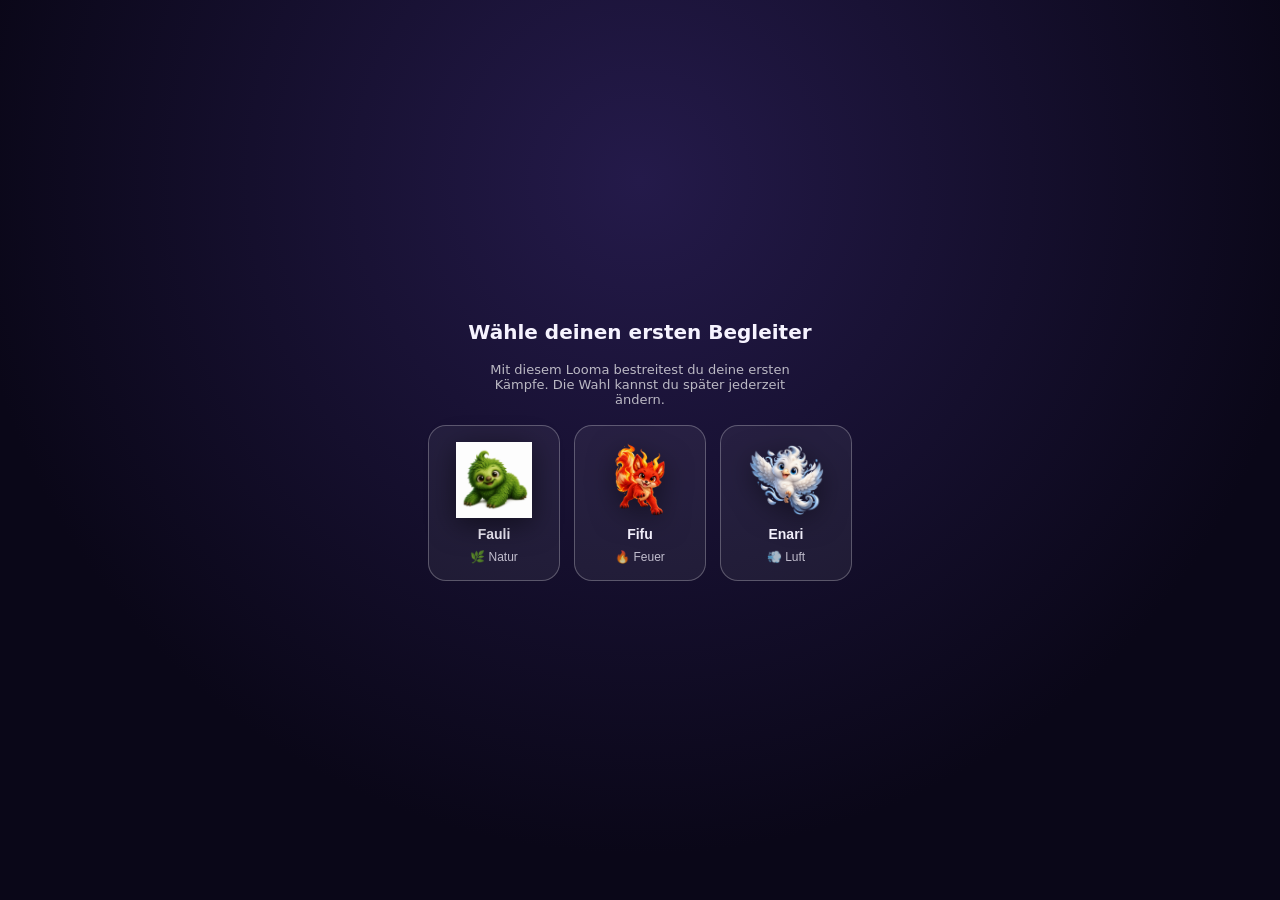
<file: index.html>
<!DOCTYPE html>
<html lang="de">
<head>
<meta charset="UTF-8" />
<meta name="viewport" content="width=device-width, initial-scale=1.0, maximum-scale=1, user-scalable=no, viewport-fit=cover" />
<!-- Zeitlich befristet, kein Dauerzustand: Produkt wird noch nicht offiziell
     beworben, daher bewusst keine ungeplante organische Auffindbarkeit ueber
     Suchmaschinen. Erst entfernen, wenn der Nutzer explizit den oeffentlichen
     Launch bestaetigt. -->
<meta name="robots" content="noindex, nofollow" />
<title>Store Walk</title>
<link href="https://api.mapbox.com/mapbox-gl-js/v3.28.1/mapbox-gl.css" rel="stylesheet" />
<link rel="stylesheet" href="css/style.css?v=129" />
</head>
<body>
<div id="app">

  <!-- Bewusst AUSSERHALB des .screen-Systems (fixed, eigenstaendig) --
       nach einem erfolgreichen Bon-Scan wechselt die App sofort zum
       Erfolgsbildschirm (showItemSuccessQueue -> showScreen(...)), was
       ALLE .screen-Elemente inkl. eines etwaigen Buttons im Scan-Screen
       sofort wieder ausblenden wuerde, bevor er je sichtbar war. Als
       body-weites Element ueberlebt er den Screen-Wechsel und bleibt
       antippbar, bis der naechste Scan startet (siehe resetScanUI() in
       js/bonscan.js). -->
  <button id="btn-scan-copy-text" class="scan-debug-copy hidden" type="button">📋 Erkannten Bon-Text kopieren</button>

  <!-- Kurze Bestaetigungsmeldung beim Verwenden eines Verbrauchsitems (siehe
       showToast() in js/utils.js) -- body-weit statt Teil eines .screen,
       damit sie unabhaengig davon sichtbar bleibt, ob der Verwenden-Button
       im Items-Screen oder in der Fangszene sitzt. -->
  <div id="app-toast" class="app-toast"></div>

  <!-- ============ MAP SCREEN ============ -->
  <section id="screen-map" class="screen active">
    <div id="map"></div>

    <!-- Levelleiste (Energie + Level/XP) jetzt oben statt unten (User-
         Korrektur) -- dieselbe kraeftige Cyan-Karte wie zuvor als
         .hud-footer, jetzt zusaetzlich mit dem Aufgabe-Button daneben. -->
    <div class="hud-levelbar">
      <div class="hud-levelbar-bars">
        <div class="footer-energy">
          <svg class="icon" viewBox="0 0 24 24" aria-hidden="true" fill="currentColor" stroke="none"><path d="M13 2 3 14h7l-1 8 10-12h-7l1-8Z"/></svg>
          <div class="xp-track energy-track"><div id="hud-energy-fill" class="xp-fill energy-fill"></div></div>
          <span id="hud-energy-label" class="footer-level-label energy-label">100</span>
        </div>
        <div class="footer-level">
          <div class="footer-level-top">
            <span id="hud-level-label" class="footer-level-label">LVL 1</span>
            <span id="hud-xp-text" class="footer-level-label">0 XP</span>
          </div>
          <div class="xp-track"><div id="hud-xp-fill" class="xp-fill"></div></div>
        </div>
      </div>
      <button id="btn-quest" class="icon-btn glass action quest-btn" title="Aufgabe">
        <svg class="icon" viewBox="0 0 24 24" aria-hidden="true"><path d="M9 11l2 2 4-4"/><rect x="3" y="4" width="18" height="17" rx="3"/></svg>
      </button>
    </div>

    <!-- Aktive, zeitlich befristete Boost-Effekte (siehe gameState.activeEffects
         in js/state.js) mit Live-Countdown -- befuellt/aktualisiert ueber
         updateActiveBoostsHud() in js/map.js, per Sekunden-Timer in js/main.js. -->
    <div id="map-active-boosts" class="map-active-boosts hidden"></div>

    <div id="gps-banner" class="gps-banner hidden"></div>

    <!-- Aufgaben-Detail (erste Tutorial-Quest) — nur solange Trophaee
         "erster_schritt" noch nicht freigeschaltet ist, siehe btn-quest. -->
    <div id="quest-modal" class="quest-modal hidden">
      <div class="quest-modal-card glass">
        <div class="quest-modal-title">🎯 Erste Aufgabe</div>
        <div class="quest-modal-text">Gehe in einen Laden und kaufe einen Gegenstand.</div>
        <div class="quest-modal-item-preview">
          <img id="quest-modal-item-icon" src="" alt="" />
          <div class="quest-modal-item-info">
            <div id="quest-modal-item-name" class="quest-modal-item-name"></div>
            <span id="quest-modal-item-rarity"></span>
          </div>
        </div>
        <div class="quest-modal-reward">
          <span id="quest-modal-tier-pill" class="rarity-pill"></span>
          <span id="quest-modal-xp" class="success-xp" style="margin-left:8px;"></span>
        </div>
        <div class="quest-modal-hint">Schließe deinen Einkauf einfach über den Bon-Scan ab (Profil → Bon scannen) – Item und Trophäe werden automatisch freigeschaltet.</div>
        <button id="btn-quest-modal-close" class="primary-btn">Alles klar</button>
      </div>
    </div>

    <!-- Untere Leiste: Avatar (links) / Bon-Scan (Mitte) / Rucksack (rechts)
         -- User-Korrektur: alle drei nutzen jetzt fertige PNGs aus
         assets/oberflächen/ statt SVG-Icons. Avatar-Bildquelle (kleines,
         bereits passend zugeschnittenes Profilbild -- NICHT das grosse
         Hero-Bild aus dem Profil-Screen) wird je nach gameState.avatarGender
         per JS gesetzt, siehe updateHudAvatarImage() in js/profile.js.
         Muenzen-Badge bewusst entfernt (User-Wunsch) -- Muenzenstand bleibt
         im Profil-Hero sichtbar. -->
    <div class="hud-bottom-row">
      <button id="btn-avatar" class="avatar-btn" title="Profil öffnen">
        <img id="hud-avatar-img" alt="" />
      </button>
      <button id="hotspot-scan" class="icon-btn glass action scan-hud-btn" title="Bon scannen">
        <img src="assets/oberflächen/QR-Code_icon.png" alt="" />
      </button>
      <button id="btn-backpack" class="icon-btn glass action" title="Items öffnen">
        <img src="assets/oberflächen/inventar-rucksack_icon.png" alt="" />
        <span id="hud-backpack-badge" class="icon-btn-badge hidden">0</span>
      </button>
    </div>

    <!-- Dev-Testknöpfe (siehe Spezifikation Abschnitt 8 — vor Kunden-Demo
         entfernen/verstecken). Gestrichelter Rand markiert sie bewusst als
         Test-Tools statt echter Spielfunktion. Testfang/Testitem bewusst
         WIEDER ohne "hidden" -- User-Wunsch 2026-08-26: sollen vorerst fuer
         jeden sichtbar bleiben (aktive Nutzung), User meldet sich, sobald sie
         wieder hinters "?dev=1"-Flag (siehe initDevTools() in js/main.js)
         sollen -- dann hier wieder "hidden" ergaenzen UND in initDevTools()
         den Selector zurueck auf ".dev-btn" stellen (aktuell wieder gezielt
         nur btn-test-bonscan, siehe dort). Beide jetzt rechts mittig
         uebereinander (User-Korrektur), daher in einem eigenen
         Stack-Container statt einzeln links/rechts positioniert. -->
    <div class="dev-btn-stack">
      <button id="btn-test-catch" class="dev-btn" title="Dev: Testfang auslösen">
        <svg class="icon" viewBox="0 0 24 24" aria-hidden="true"><ellipse cx="12" cy="16.5" rx="5" ry="4"/><ellipse cx="4.5" cy="10" rx="2" ry="2.5"/><ellipse cx="9" cy="6" rx="2" ry="2.5"/><ellipse cx="15" cy="6" rx="2" ry="2.5"/><ellipse cx="19.5" cy="10" rx="2" ry="2.5"/></svg>
      </button>
      <button id="btn-test-item" class="dev-btn" title="Dev: Testitem auslösen">
        <svg class="icon" viewBox="0 0 24 24" aria-hidden="true"><polyline points="20 12 20 22 4 22 4 12"/><rect x="2" y="7" width="20" height="5"/><line x1="12" y1="22" x2="12" y2="7"/><path d="M12 7H7.5a2.5 2.5 0 0 1 0-5C11 2 12 7 12 7Z"/><path d="M12 7h4.5a2.5 2.5 0 0 0 0-5C13 2 12 7 12 7Z"/></svg>
      </button>
      <!-- Dev: je 1 Sprachbuch (Rookie/Skilled/Pro) ins Inventar -- Debug-Weg
           laut Spracherwerb-Briefing, bis die echten Droppfade feststehen.
           Hinter dem "?dev=1"-Flag (siehe initDevTools() in js/main.js). -->
      <button id="btn-test-sprachbuch" class="dev-btn hidden" title="Dev: je 1 Sprachbuch (Rookie/Skilled/Pro) erhalten">
        <svg class="icon" viewBox="0 0 24 24" aria-hidden="true"><path d="M4 4h11a2 2 0 0 1 2 2v14H6a2 2 0 0 1-2-2Z"/><path d="M17 6h3v14H6"/><line x1="8" y1="8" x2="13" y2="8"/><line x1="8" y1="12" x2="13" y2="12"/></svg>
      </button>
    </div>
    <button id="btn-test-bonscan" class="dev-btn dev-btn-center hidden" title="Dev: Bon-Scan simulieren (löst erste Quest/Trophäe aus)">
      <svg class="icon" viewBox="0 0 24 24" aria-hidden="true"><path d="M8 21h8M12 17v4M6 4h12v3a6 6 0 0 1-12 0V4Z"/><path d="M6 6H3v1a3 3 0 0 0 3 3M18 6h3v1a3 3 0 0 1-3 3"/></svg>
    </button>
  </section>

  <!-- ============ FANGSZENE (rundenbasiertes Kampfsystem) ============ -->
  <!-- Drei eigene Timing-Widgets je Aktion (siehe js/catchgame.js) -- User-
       Korrektur nach dem ersten Entwurf, der ueberall denselben Ring nutzte
       ("ich will nicht, dass alles nur ein Ring ist"): Angriff = Ring
       gedrueckt halten + im Zentrum loslassen, Ausweichen = Wisch-Geste bei
       pulsierendem Gefahren-Glow ums wilde Looma, Fangen = der urspruengliche
       Pendel-Balken (rot-gruen-rot, einmal antippen). Alle drei nur
       jeweils per updateWidgetVisibility() sichtbar. Zwei Energie-Leisten
       (Spieler-Begleiter + wildes Looma) ersetzen die alte einzelne
       Spieler-Gesundheitsleiste. -->
  <section id="screen-catch" class="screen fullscreen-scene">
    <img id="catch-bg" class="scene-bg" alt="" />
    <video id="catch-camera" class="scene-bg" autoplay playsinline muted style="display:none;"></video>
    <div class="scene-veil"></div>
    <div class="scene-top">
      <button class="btn-close" data-close="screen-map">✕</button>
      <div class="scene-top-right">
        <button id="btn-ar-toggle" class="ar-toggle-btn">📷 Kamera: Aus</button>
        <div id="catch-round-label" class="attempt-label"></div>
      </div>
    </div>
    <div class="battle-energy-bars">
      <div class="battle-energy-row">
        <span class="battle-energy-icon">🧿</span>
        <div class="battle-energy-track"><div id="catch-wild-energy-fill" class="battle-energy-fill wild"></div></div>
        <span id="catch-wild-energy-label" class="battle-energy-label">100/100</span>
      </div>
      <div class="battle-energy-row">
        <span class="battle-energy-icon">❤️</span>
        <div class="battle-energy-track"><div id="catch-player-energy-fill" class="battle-energy-fill player"></div></div>
        <span id="catch-player-energy-label" class="battle-energy-label">100/100</span>
      </div>
    </div>
    <div class="catch-stage">
      <img id="catch-creature-img" class="catch-creature-img" alt="" />
      <div id="battle-phase-label" class="battle-phase-label"></div>
      <!-- Angriff -->
      <div id="battle-ring-wrap" class="battle-ring-wrap">
        <div id="battle-ring-target" class="battle-ring-target"></div>
        <div id="battle-ring" class="battle-ring"></div>
      </div>
      <!-- Ausweichen: kein eigenes Widget, nur ein Hinweistext -- der
           pulsierende Gefahren-Glow sitzt direkt auf #catch-creature-img
           (siehe startDodgePulseLoop() in js/catchgame.js). -->
      <div id="dodge-hint" class="dodge-hint hidden">👉 Wische in eine beliebige Richtung!</div>
      <!-- Fangen: der urspruengliche Pendel-Balken -->
      <div id="catch-bar-track" class="catch-bar-track hidden">
        <div id="catch-bar-marker" class="catch-bar-marker"></div>
      </div>
      <div class="catch-item-btn-row">
        <button id="btn-use-fokuszeit" class="catch-item-btn hidden" title="Fokuszeit einsetzen">
          <img src="assets/items/focuszeit_icon.png" alt="Fokuszeit" class="catch-item-icon" />
          <span id="fokuszeit-btn-badge" class="icon-btn-badge">0</span>
        </button>
        <button id="btn-open-heal-picker" class="catch-item-btn hidden" title="Heilungsitem einsetzen">
          <span class="catch-item-icon catch-heal-icon">🩹</span>
          <span id="heal-btn-badge" class="icon-btn-badge">0</span>
        </button>
      </div>
      <div id="heal-picker" class="heal-picker hidden">
        <div class="heal-picker-title">Heilungsitem einsetzen</div>
        <div id="heal-picker-list" class="heal-picker-list"></div>
        <button id="btn-heal-picker-close" class="secondary-btn">Abbrechen</button>
      </div>
    </div>
  </section>

  <!-- ============ START-BEGLEITER-AUSWAHL ============ -->
  <!-- Nur beim allerersten App-Start sichtbar (siehe initStarterPickIfNeeded()
       in js/main.js) -- ohne mindestens einen aktiven Begleiter kann das
       rundenbasierte Fangsystem gar keinen Kampf ausrechnen (siehe
       Rundenbasiertes-Fangsystem-Briefing). Bewusst ohne Schliessen-Button,
       Auswahl ist Pflicht. -->
  <section id="screen-starter-pick" class="screen fullscreen-scene starter-pick-scene">
    <div class="starter-pick-content">
      <div class="starter-pick-title">Wähle deinen ersten Begleiter</div>
      <p class="starter-pick-hint">Mit diesem Looma bestreitest du deine ersten Kämpfe. Die Wahl kannst du später jederzeit ändern.</p>
      <div id="starter-pick-list" class="starter-pick-list"></div>
    </div>
  </section>

  <!-- ============ FANG-ERFOLGSMELDUNG ============ -->
  <section id="screen-catch-success" class="screen fullscreen-scene success-scene">
    <div class="success-card">
      <div class="success-banner">✅ Gefangen!</div>
      <div class="success-img-wrap">
        <img id="success-creature-img" class="success-img" alt="" />
        <img id="success-creature-icon" class="success-creature-icon" alt="" />
      </div>
      <div id="success-creature-name" class="success-name"></div>
      <div id="success-creature-meta" class="success-meta"></div>
      <div id="success-xp" class="success-xp"></div>
      <div id="success-shiny-banner" class="success-shiny-banner hidden"></div>
      <p class="hint-text">Dieses Wesen wurde deiner Loomas-Sammlung hinzugefügt.</p>
      <button id="btn-catch-continue" class="primary-btn">Weiter</button>
    </div>
  </section>

  <!-- ============ NACHMAL-MINIGAME ============ -->
  <section id="screen-draw" class="screen fullscreen-scene">
    <img id="draw-bg" class="scene-bg" alt="" />
    <div class="scene-veil"></div>
    <div class="scene-top">
      <button class="btn-close" data-close="screen-map">✕</button>
      <div id="draw-store-label" class="attempt-label"></div>
    </div>
    <div class="draw-stage">
      <svg id="draw-svg" viewBox="0 0 220 220" class="draw-svg">
        <path id="draw-guide-path" class="draw-guide" />
        <path id="draw-user-path" class="draw-user" />
      </svg>
    </div>
    <div id="draw-feedback" class="draw-feedback"></div>
    <div class="scene-bottom draw-bottom">
      <label class="opt-out-label">
        <input type="checkbox" id="chk-skip-minigame" />
        Minigame künftig überspringen
      </label>
    </div>
  </section>

  <!-- ============ ITEM-ERFOLGSMELDUNG ============ -->
  <section id="screen-item-success" class="screen fullscreen-scene success-scene">
    <div class="success-card">
      <div id="item-success-banner" class="success-banner">✅ Item erhalten!</div>
      <div id="item-success-progress" class="success-progress hidden"></div>
      <img id="item-success-img" class="success-img item-img" alt="" />
      <div id="item-success-trophy-icon" class="success-trophy-icon hidden">
        <svg class="icon" viewBox="0 0 24 24" aria-hidden="true"><path d="M8 21h8M12 17v4M6 4h12v3a6 6 0 0 1-12 0V4Z"/><path d="M6 6H3v1a3 3 0 0 0 3 3M18 6h3v1a3 3 0 0 1-3 3"/></svg>
      </div>
      <div id="item-success-coins-icon" class="success-trophy-icon success-coins-icon hidden">🪙</div>
      <div id="item-success-name" class="success-name"></div>
      <div id="item-success-rarity" class="success-meta"></div>
      <div id="item-success-store" class="success-store"></div>
      <div id="item-success-effect" class="success-effect"></div>
      <div id="item-success-xp" class="success-xp"></div>
      <button id="btn-item-continue" class="primary-btn">Weiter</button>
    </div>
  </section>

  <!-- ============ BON-SCAN ============ -->
  <!-- Bewusst KEIN eigenes Kamera-Live-Bild (getUserMedia/ImageCapture) mehr
       — die Web-Kamera-API liefert auf vielen Geraeten spuerbar schlechtere
       Fotoqualitaet (Belichtung/Fokus) als die native Kamera-App. Der
       "Bon fotografieren"-Button oeffnet stattdessen per
       capture="environment" direkt die native Kamera-App; das Foto kommt
       danach ueber denselben Code-Pfad rein wie beim Datei-Upload. -->
  <section id="screen-scan" class="screen fullscreen-scene">
    <div class="scene-veil"></div>
    <div class="scene-top">
      <button class="btn-close" data-close="screen-map">✕</button>
      <div class="attempt-label">Bon scannen</div>
    </div>
    <div class="scan-stage">
      <div class="scan-hint">Scanne deinen Kassenbon oder lade ein Foto davon hoch – das System erkennt den Store und schaltet dein Item frei.</div>
      <div class="scan-tip">💡 Für die beste Erkennung: Bon gut ausleuchten und scharf fotografieren – gilt fürs Fotografieren genauso wie fürs Hochladen eines vorhandenen Fotos.</div>
      <div id="scan-status" class="scan-status hidden"></div>
      <div id="scan-error" class="scan-error hidden"></div>
      <button id="btn-scan-capture" class="primary-btn scan-btn">📷 Bon fotografieren</button>
      <button id="btn-scan-upload" class="primary-btn scan-btn secondary">📁 Bon-Foto hochladen</button>
      <input type="file" id="scan-camera-input" accept="image/*" capture="environment" style="display:none;" />
      <input type="file" id="scan-file-input" accept="image/*" style="display:none;" />
    </div>
  </section>

  <!-- ============ PROFIL-HUB ============ -->
  <!-- Echte Komponenten statt Baked-Bild (siehe Spielspezifikation Abschnitt 6,
       Entscheidung wurde beim UI-Redesign bewusst revidiert) — gerendert von
       renderProfileHub() in js/profile.js mit echten Spielstand-Daten. -->
  <section id="screen-profile" class="screen profile-screen">
    <div id="profile-content" class="profile-content"></div>

    <!-- Einmaliger Avatar-Onboarding-Dialog (Gamer-Name + Geschlecht fuer
         das Hero-Bild) -- erscheint beim ersten Oeffnen des Profils, solange
         gameState.playerName/avatarGender noch nicht gesetzt sind (siehe
         maybeShowOnboarding() in js/profile.js). Wiederverwendet das
         .quest-modal-Overlay-System. -->
    <div id="onboarding-modal" class="quest-modal hidden">
      <div class="quest-modal-card glass">
        <div class="quest-modal-title">Erstelle deinen Avatar</div>
        <div class="quest-modal-text">Wähle dein Aussehen und deinen Namen im Spiel.</div>
        <div class="onboarding-gender-row">
          <button class="onboarding-gender-btn" data-gender="male" type="button">
            <img src="assets/oberflächen/Mann_icon.png" alt="Männlich" />
            <span>Männlich</span>
          </button>
          <button class="onboarding-gender-btn" data-gender="female" type="button">
            <img src="assets/oberflächen/Frau_icon.png" alt="Weiblich" />
            <span>Weiblich</span>
          </button>
        </div>
        <input type="text" id="onboarding-name-input" class="onboarding-name-input" placeholder="Dein Spielername" maxlength="20" />
        <button id="btn-onboarding-confirm" class="primary-btn" disabled>Los geht's</button>
      </div>
    </div>
  </section>

  <!-- ============ PROFIL-UNTERSEITEN (eigene Vollbild-Screens) ============ -->
  <section id="screen-outfit" class="screen profile-screen">
    <div class="sub-screen-topbar">
      <button class="back-circle glass sub-back-btn" aria-label="Zurück">
        <svg class="icon" viewBox="0 0 24 24" aria-hidden="true"><path d="M15 6l-6 6 6 6"/></svg>
      </button>
      <div class="sub-screen-title">Outfit</div>
    </div>
    <div id="outfit-content" class="sub-screen-content"></div>
  </section>

  <!-- items-screen als Modifier-Klasse fuer den eigenen Hintergrund (siehe
       #screen-items.items-screen in css/style.css) -- Sortier-Button ersetzt
       hier das sonstige margin-right-Ausgleichspolster von .sub-screen-title
       (siehe dortige Regel), da es hier ein echtes drittes Element gibt. -->
  <section id="screen-items" class="screen profile-screen items-screen">
    <div class="sub-screen-topbar">
      <button class="back-circle glass sub-back-btn" aria-label="Zurück">
        <svg class="icon" viewBox="0 0 24 24" aria-hidden="true"><path d="M15 6l-6 6 6 6"/></svg>
      </button>
      <div class="sub-screen-title">Items</div>
      <button id="btn-items-sort" class="back-circle glass" aria-label="Sortierung nach Seltenheit umkehren" title="Sortierung nach Seltenheit umkehren">
        <svg class="icon" viewBox="0 0 24 24" aria-hidden="true"><path d="M8 20V4M8 4 4 8M8 4l4 4"/><path d="M16 4v16m0 0 4-4m-4 4-4-4"/></svg>
      </button>
    </div>
    <div id="items-content" class="sub-screen-content"></div>

    <!-- Groesseres Feedback bei einem Sprach-Stufenaufstieg (Modul fertig,
         siehe showLanguageModuleUp() in js/profile.js). Wird aus der
         Sprachbuch-Einsetzen-Aktion im Items-Screen ausgeloest, daher hier
         eingebettet. Kapitelabschluesse zeigen nur den Toast. -->
    <div id="language-levelup-modal" class="quest-modal hidden">
      <div class="quest-modal-card glass">
        <div id="language-levelup-title" class="quest-modal-title">🗣️ Sprach-Stufenaufstieg!</div>
        <div id="language-levelup-text" class="quest-modal-text"></div>
        <button id="btn-language-levelup-close" class="primary-btn">Weiter</button>
      </div>
    </div>
  </section>

  <section id="screen-trophies" class="screen profile-screen">
    <div class="sub-screen-topbar">
      <button class="back-circle glass sub-back-btn" aria-label="Zurück">
        <svg class="icon" viewBox="0 0 24 24" aria-hidden="true"><path d="M15 6l-6 6 6 6"/></svg>
      </button>
      <div class="sub-screen-title">Trophäen</div>
    </div>
    <div id="trophies-content" class="sub-screen-content"></div>
  </section>

  <section id="screen-loomas" class="screen profile-screen">
    <div class="sub-screen-topbar">
      <button class="back-circle glass sub-back-btn" aria-label="Zurück">
        <svg class="icon" viewBox="0 0 24 24" aria-hidden="true"><path d="M15 6l-6 6 6 6"/></svg>
      </button>
      <div class="sub-screen-title">Loomas</div>
    </div>
    <div id="loomas-content" class="sub-screen-content"></div>
  </section>

  <section id="screen-habitat" class="screen profile-screen">
    <div class="sub-screen-topbar">
      <button class="back-circle glass sub-back-btn" aria-label="Zurück">
        <svg class="icon" viewBox="0 0 24 24" aria-hidden="true"><path d="M15 6l-6 6 6 6"/></svg>
      </button>
      <div class="sub-screen-title">Habitat</div>
    </div>
    <div id="habitat-content" class="sub-screen-content"></div>
  </section>

  <section id="screen-settings" class="screen profile-screen">
    <div class="sub-screen-topbar">
      <button class="back-circle glass sub-back-btn" aria-label="Zurück">
        <svg class="icon" viewBox="0 0 24 24" aria-hidden="true"><path d="M15 6l-6 6 6 6"/></svg>
      </button>
      <div class="sub-screen-title">Einstellungen</div>
    </div>
    <div id="settings-content" class="sub-screen-content"></div>
  </section>

</div>

<script src="https://api.mapbox.com/mapbox-gl-js/v3.28.1/mapbox-gl.js"></script>
<script src="js/vendor/tesseract/tesseract.min.js?v=1"></script>
<script src="js/data.js?v=117"></script>
<script src="js/utils.js?v=83"></script>
<script src="js/state.js?v=102"></script>
<script src="js/supabase-config.js?v=78"></script>
<script src="js/location-cooldown.js?v=2"></script>
<script src="js/mapbox-config.js?v=79"></script>
<script src="js/tracking.js?v=86"></script>
<script src="js/locations.js?v=79"></script>
<script src="js/map.js?v=92"></script>
<script src="js/catchgame.js?v=91"></script>
<script src="js/drawgame.js?v=82"></script>
<script src="js/bonscan.js?v=98"></script>
<script src="js/profile.js?v=113"></script>
<script src="js/main.js?v=100"></script>
</body>
</html>
</file>
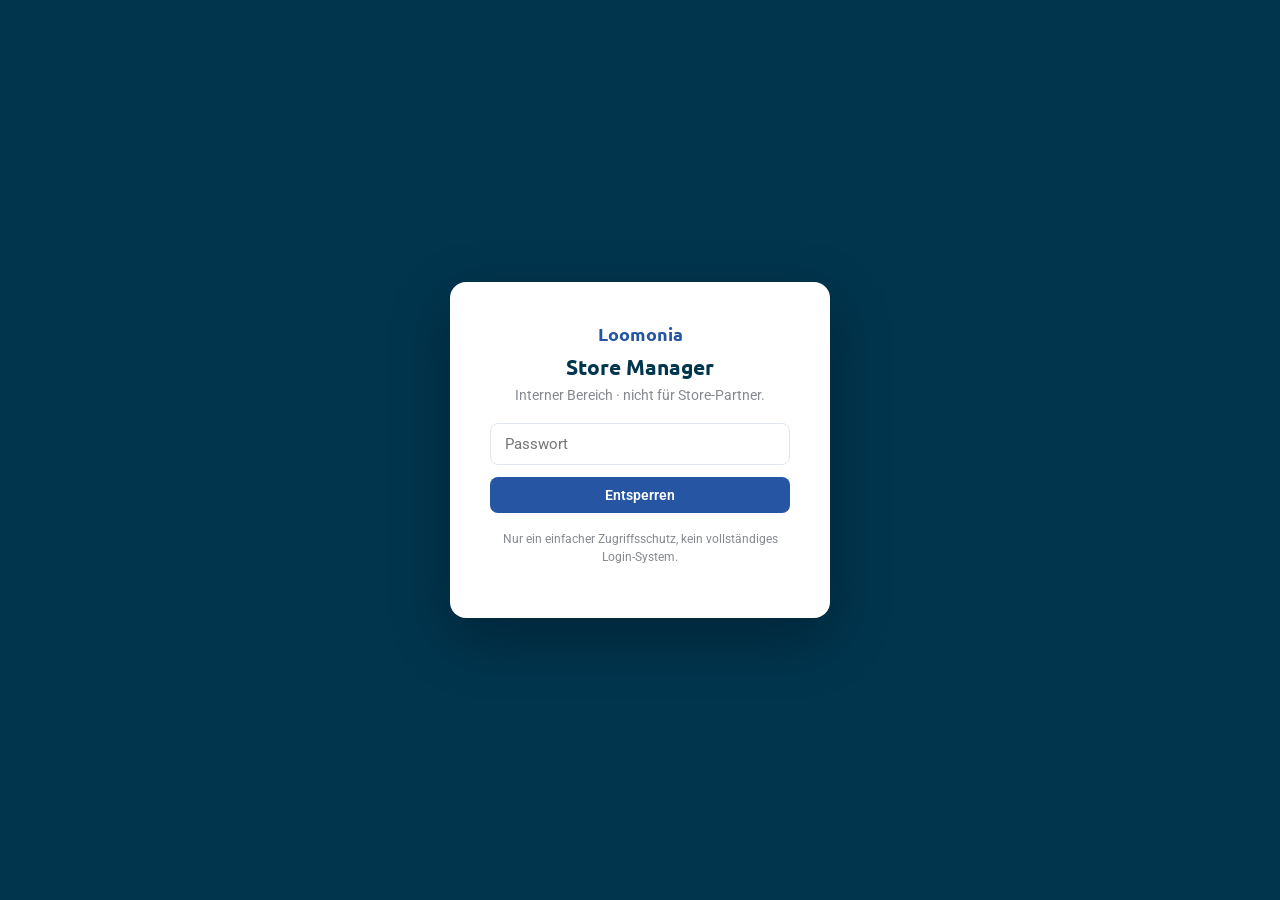
<file: dashboard/index.html>
<!DOCTYPE html>
<html lang="de">
<head>
<meta charset="UTF-8" />
<meta name="viewport" content="width=device-width, initial-scale=1.0" />
<meta name="robots" content="noindex, nofollow" />
<title>Loomonia · Store Manager</title>
<link rel="preconnect" href="https://fonts.googleapis.com" />
<link rel="preconnect" href="https://fonts.gstatic.com" crossorigin />
<link href="https://fonts.googleapis.com/css2?family=Ubuntu:wght@500;700&family=Roboto:wght@400;500;700&display=swap" rel="stylesheet" />
<link rel="stylesheet" href="css/style.css?v=16" />
<link rel="stylesheet" href="css/standorte.css?v=11" />
</head>
<body>

<!-- Passwortsperre -- siehe js/dashboard-auth.js. Bewusst kein echtes
     Login-System, nur eine Sofortmassnahme gegen den bisher komplett
     offenen Zugriff. Echter Schutz braucht spaeter echte Nutzerrollen,
     siehe supabase/functions/README.md. -->
<section id="screen-lock" class="lock-screen">
  <div class="lock-card">
    <div class="select-logo">Loomonia</div>
    <h1 id="lock-title">Store Manager</h1>
    <p class="lock-sub" id="lock-sub">Interner Bereich · nicht für Store-Partner.</p>
    <input type="password" id="lock-password" placeholder="Passwort" autocomplete="off" />
    <button id="lock-submit" class="btn btn-primary" style="width:100%">Entsperren</button>
    <p id="lock-error" class="lock-error hidden"></p>
    <p class="lock-hint">Nur ein einfacher Zugriffsschutz, kein vollständiges Login-System.</p>
  </div>
</section>


<!-- Haupt-Dashboard -->
<section id="screen-dashboard" class="screen screen-dashboard" style="display:none">
  <aside class="sidebar">
    <div class="sidebar-store">
      <div class="sidebar-store-top">
        <!-- Feste Identitaet des internen Gesamt-Admin-Portals (GodAdmin) --
             KEIN Store-Partner, deshalb nicht mehr aus der "locations"-
             Tabelle abgeleitet (zeigte vorher zufaellig den zuletzt
             angelegten echten Store, z.B. EDEKA, statt einer eigenen
             GodAdmin-Identitaet). Welcher Store gerade BETRACHTET wird,
             waehlt der Store-Selector direkt darunter. -->
        <div class="sidebar-store-logo" aria-hidden="true">Logo</div>
        <div>
          <div class="sidebar-store-label">Portal</div>
          <div class="sidebar-store-name">GodAdmin</div>
        </div>
      </div>
      <div class="field" style="margin-top:12px">
        <label for="store-selector" class="sidebar-store-label">Store ansehen</label>
        <select id="store-selector"></select>
      </div>
    </div>
    <nav class="sidebar-nav">
      <button class="nav-item active" data-target="panel-dashboard">
        <svg class="icon" viewBox="0 0 24 24" aria-hidden="true"><rect x="3" y="3" width="8" height="8" rx="1.5"/><rect x="13" y="3" width="8" height="8" rx="1.5"/><rect x="3" y="13" width="8" height="8" rx="1.5"/><rect x="13" y="13" width="8" height="8" rx="1.5"/></svg>
        <span class="nav-label">Dashboard</span>
      </button>
      <button class="nav-item" data-target="panel-events">
        <svg class="icon" viewBox="0 0 24 24" aria-hidden="true"><rect x="3" y="5" width="18" height="16" rx="2"/><path d="M16 3v4M8 3v4M3 10h18"/></svg>
        <span class="nav-label">Events</span>
      </button>
      <button class="nav-item" data-target="panel-artikel">
        <svg class="icon" viewBox="0 0 24 24" aria-hidden="true"><path d="M21 8 12 3 3 8v8l9 5 9-5V8Z"/><path d="M3 8l9 5 9-5M12 13v8"/></svg>
        <span class="nav-label">Artikel</span>
      </button>
      <button class="nav-item" data-target="panel-umsatz">
        <svg class="icon" viewBox="0 0 24 24" aria-hidden="true"><path d="M19 7a7.5 7.5 0 1 0 0 10"/><path d="M6 10h9M6 14h7"/></svg>
        <span class="nav-label">Umsatz</span>
      </button>
      <button class="nav-item" data-target="panel-abrechnungen">
        <svg class="icon" viewBox="0 0 24 24" aria-hidden="true"><path d="M14 3H6a1 1 0 0 0-1 1v16a1 1 0 0 0 1 1h12a1 1 0 0 0 1-1V8Z"/><path d="M14 3v5h5M8 13h8M8 17h8M8 9h3"/></svg>
        <span class="nav-label">Abrechnungen</span>
      </button>
      <button class="nav-item" data-target="panel-einstellungen">
        <svg class="icon" viewBox="0 0 24 24" aria-hidden="true"><circle cx="12" cy="12" r="3"/><path d="M19.4 15a1.7 1.7 0 0 0 .34 1.87l.06.06a2 2 0 1 1-2.83 2.83l-.06-.06a1.7 1.7 0 0 0-1.87-.34 1.7 1.7 0 0 0-1 1.55V21a2 2 0 1 1-4 0v-.09a1.7 1.7 0 0 0-1-1.55 1.7 1.7 0 0 0-1.87.34l-.06.06a2 2 0 1 1-2.83-2.83l.06-.06a1.7 1.7 0 0 0 .34-1.87 1.7 1.7 0 0 0-1.55-1H3a2 2 0 1 1 0-4h.09a1.7 1.7 0 0 0 1.55-1 1.7 1.7 0 0 0-.34-1.87l-.06-.06a2 2 0 1 1 2.83-2.83l.06.06a1.7 1.7 0 0 0 1.87.34H9a1.7 1.7 0 0 0 1-1.55V3a2 2 0 1 1 4 0v.09a1.7 1.7 0 0 0 1 1.55 1.7 1.7 0 0 0 1.87-.34l.06-.06a2 2 0 1 1 2.83 2.83l-.06.06a1.7 1.7 0 0 0-.34 1.87V9a1.7 1.7 0 0 0 1.55 1H21a2 2 0 1 1 0 4h-.09a1.7 1.7 0 0 0-1.55 1Z"/></svg>
        <span class="nav-label">Einstellungen</span>
      </button>
      <!-- Bisher gab es keinen Weg, den lokal gemerkten Passwort-Hash wieder
           loszuwerden (siehe admin-auth-shared.js ADMIN_HASH_KEY) -- auf
           einem geteilten/oeffentlichen Rechner blieb das Dashboard-Geruest
           dadurch unbegrenzt zugaenglich (siehe QA-Bug-Liste). -->
      <button class="nav-item" id="btn-admin-logout" type="button">
        <svg class="icon" viewBox="0 0 24 24" aria-hidden="true"><path d="M9 21H5a2 2 0 0 1-2-2V5a2 2 0 0 1 2-2h4"/><path d="M16 17l5-5-5-5"/><path d="M21 12H9"/></svg>
        <span class="nav-label">Sperren</span>
      </button>
    </nav>
  </aside>

  <main class="content">

    <!-- Zeigt sich NUR, wenn Datenabrufe (Events-Function) dauerhaft
         fehlschlagen (fehlendes Secret, kaputtes Deployment, Netzwerk) --
         siehe reportDataLoadFailure()/reportDataLoadSuccess() in
         dashboard-render.js. Ohne diesen Hinweis war "0 Spieler heute" nicht
         von "Datenabruf kaputt" zu unterscheiden (siehe QA-Bug-Liste). -->
    <div id="data-error-banner" class="data-error-banner hidden">
      ⚠️ Zahlen konnten nicht aktualisiert werden — die letzte erfolgreich geladene Ansicht wird angezeigt. Wird automatisch erneut versucht.
    </div>

    <!-- ============ DASHBOARD ============ -->
    <section id="panel-dashboard" class="view-panel active">
      <header class="content-header">
        <div>
          <h1>Dashboard</h1>
          <p class="content-sub">Umsatz &amp; Provision aus verifizierten Käufen zuerst, danach Spieleraktivität · Übersicht der letzten 14 Tage</p>
        </div>
        <div id="today-date" class="today-date">–</div>
      </header>

      <div class="kpi-group-label">Umsatz heute</div>
      <div class="kpi-row">
        <div class="kpi-card">
          <div class="kpi-icon"><svg class="icon" viewBox="0 0 24 24" aria-hidden="true"><path d="M4 8h16l-1.4 11a2 2 0 0 1-2 1.8H7.4a2 2 0 0 1-2-1.8L4 8Z"/><path d="M8 8 12 3l4 5"/><path d="M9.5 12v4M14.5 12v4"/></svg></div>
          <div class="kpi-value" data-kpi="basket">–</div>
          <div class="kpi-label">Erfasster Warenkorb heute (alle Bon-Positionen)</div>
        </div>
        <div class="kpi-card">
          <div class="kpi-icon"><svg class="icon" viewBox="0 0 24 24" aria-hidden="true"><path d="M19 7a7.5 7.5 0 1 0 0 10"/><path d="M6 10h9M6 14h7"/></svg></div>
          <div class="kpi-value" data-kpi="revenue">–</div>
          <div class="kpi-label">Davon Treffer heute (hinterlegte Artikel)</div>
        </div>
        <div class="kpi-card">
          <div class="kpi-icon"><svg class="icon" viewBox="0 0 24 24" aria-hidden="true"><path d="M19 5 5 19"/><circle cx="6.5" cy="6.5" r="2.5"/><circle cx="17.5" cy="17.5" r="2.5"/></svg></div>
          <div class="kpi-value" data-kpi="provision">–</div>
          <div class="kpi-label">Provision heute (1 % der Treffer)</div>
        </div>
        <div class="kpi-card">
          <div class="kpi-icon"><svg class="icon" viewBox="0 0 24 24" aria-hidden="true"><circle cx="12" cy="8" r="3.5"/><path d="M5 20c0-3.6 3.1-6 7-6s7 2.4 7 6"/></svg></div>
          <div class="kpi-value" data-kpi="buyers">–</div>
          <div class="kpi-label">Käufer heute (Bon gescannt)</div>
        </div>
      </div>

      <div class="main-row">
        <div class="chart-card">
          <div class="card-title">Umsatzverlauf <span class="card-title-sub">Letzte 14 Tage · € pro Tag</span></div>
          <svg data-chart="revenue" viewBox="0 0 640 260" class="chart-svg"></svg>
          <div class="chart-legend">
            <span><i class="dot dot-secondary"></i> Erfasster Warenkorb (€)</span>
            <span><i class="dot dot-primary"></i> Davon Treffer (€)</span>
          </div>
        </div>

        <div class="top-items-card">
          <div class="card-title">Top Artikel <span class="card-title-sub">Letzte 14 Tage · echte Bon-Artikel</span></div>
          <table class="top-items-table">
            <thead><tr><th>#</th><th>Artikel (erkannt)</th><th>Käufe</th><th>Umsatzanteil</th><th>Status</th></tr></thead>
            <tbody data-table-body="top-articles"></tbody>
          </table>
        </div>
      </div>

      <div class="main-row">
        <div class="top-items-card">
          <div class="card-title">Loomonia-Items aus echten Käufen <span class="card-title-sub">Letzte 14 Tage</span></div>
          <table class="top-items-table">
            <thead><tr><th>#</th><th>Item</th><th>Rarität</th><th>Vergaben</th></tr></thead>
            <tbody data-table-body="top-purchase-items"></tbody>
          </table>
        </div>
        <div class="top-items-card">
          <div class="card-title">Kostenlose Minigame-Items <span class="card-title-sub">Letzte 14 Tage</span></div>
          <table class="top-items-table">
            <thead><tr><th>#</th><th>Item</th><th>Rarität</th><th>Vergaben</th></tr></thead>
            <tbody data-table-body="top-items"></tbody>
          </table>
        </div>
      </div>

      <div class="kpi-group-label">Spieleraktivität heute</div>
      <div class="kpi-row">
        <div class="kpi-card">
          <div class="kpi-icon"><svg class="icon" viewBox="0 0 24 24" aria-hidden="true"><circle cx="9" cy="8" r="3.2"/><path d="M2.5 20c0-3.4 2.9-6 6.5-6s6.5 2.6 6.5 6"/><circle cx="17.5" cy="9" r="2.4"/><path d="M15.8 14.3c2.6.4 4.7 2.4 4.7 5.7"/></svg></div>
          <div class="kpi-value" data-kpi="players">–</div>
          <div class="kpi-label">Spieler heute (Store angewählt)</div>
        </div>
        <div class="kpi-card">
          <div class="kpi-icon"><svg class="icon" viewBox="0 0 24 24" aria-hidden="true"><rect x="3" y="9" width="18" height="11" rx="1.5"/><path d="M3 9h18M12 9v11"/><path d="M12 9c-1.4-4-6-4-6-1.4C6 9 9 9 12 9Zm0 0c1.4-4 6-4 6-1.4C18 9 15 9 12 9Z"/></svg></div>
          <div class="kpi-value" data-kpi="items">–</div>
          <div class="kpi-label">Kostenlose Items heute</div>
        </div>
        <div class="kpi-card">
          <div class="kpi-icon"><svg class="icon" viewBox="0 0 24 24" aria-hidden="true"><path d="M3 17l6-6 4 4 8-8"/><path d="M15 6h6v6"/></svg></div>
          <div class="kpi-value" data-kpi="growth">–</div>
          <div class="kpi-label">Wachstum ggü. gestern</div>
        </div>
        <div class="kpi-card">
          <div class="kpi-icon"><svg class="icon" viewBox="0 0 24 24" aria-hidden="true"><circle cx="12" cy="12" r="9"/><path d="M12 7v5l3 3"/></svg></div>
          <div class="kpi-value" data-kpi="last-receipt">–</div>
          <div class="kpi-label">Letzter Bon-Scan</div>
        </div>
      </div>

      <div class="chart-card">
        <div class="card-title">Spieler-/Aktivitätsverlauf <span class="card-title-sub">Letzte 14 Tage</span></div>
        <svg data-chart="activity" viewBox="0 0 640 260" class="chart-svg"></svg>
        <div class="chart-legend">
          <span><i class="dot dot-primary"></i> Spieler (Store angewählt)</span>
          <span><i class="dot dot-secondary"></i> Kostenlose Items</span>
        </div>
      </div>

      <div class="bottom-row">
        <div class="info-card">
          <svg class="icon" viewBox="0 0 24 24" aria-hidden="true"><circle cx="12" cy="12" r="9"/><path d="M12 7v5l3 3"/></svg>
          <div>
            <div class="info-card-title">Letztes Event</div>
            <div class="info-card-value" id="info-last-event">–</div>
          </div>
        </div>
        <div class="info-card">
          <svg class="icon" viewBox="0 0 24 24" aria-hidden="true"><path d="M3 9 4 4h16l1 5"/><path d="M4 9v10h16V9"/><path d="M9 19v-5h6v5"/></svg>
          <div>
            <div class="info-card-title">Beobachteter Store</div>
            <div class="info-card-value" id="info-store">–</div>
            <div id="info-store-address" class="info-card-sub hidden"></div>
          </div>
        </div>
      </div>
    </section>

    <!-- ============ EVENTS ============ -->
    <section id="panel-events" class="view-panel">
      <header class="content-header">
        <div>
          <h1>Events</h1>
          <p class="content-sub">Automatisch erfasste Spieleraktionen für teilnehmende Retail-Partner. Individuell konfigurierbare Store-Kampagnen folgen in einer späteren Ausbaustufe.</p>
        </div>
      </header>

      <div class="data-card">
        <div class="data-card-title">Aktive Aktionen</div>
        <p class="data-card-sub">Teilnahmen und Abschlüsse seit Erfassungsbeginn.</p>
        <table class="data-table">
          <thead><tr><th>Aktion</th><th>Status</th><th>Teilnahmen</th><th>Abschlüsse</th><th>Conversion</th></tr></thead>
          <tbody id="events-active-body"></tbody>
        </table>
      </div>

      <div class="data-card">
        <div class="data-card-title">Geplante Aktionen</div>
        <p class="empty-note">Aktuell sind keine weiteren Aktionen geplant. Diese Übersicht füllt sich automatisch, sobald neue Aktionen im Spiel hinterlegt werden.</p>
      </div>
    </section>

    <!-- ============ ARTIKEL ============ -->
    <section id="panel-artikel" class="view-panel">
      <header class="content-header">
        <div>
          <h1>Artikel</h1>
          <p class="content-sub">Bon-Zeilen, die per Fuzzy-Match gegen die in Einstellungen → Artikelverwaltung hinterlegte Liste erkannt wurden, erscheinen hier namentlich mit dem hinterlegten Artikelnamen (Status "Treffer"). Der gesamte Rest läuft in der einen Sammelzeile "Übriger Warenkorb" zusammen — nicht zugeordnete Bon-Zeilen plus die Differenz zwischen der auf dem Bon gedruckten Gesamtsumme und der Summe der Treffer. Treffer + übriger Warenkorb ergeben den erfassten Warenkorb (= gedruckte Bon-Summe). Der übrige Warenkorb zählt zum Umsatz, aber ohne Provision und ohne Item-Vergabe.</p>
        </div>
      </header>

      <div class="top-items-card">
        <div class="card-title">Top Artikel <span class="card-title-sub">Letzte 14 Tage · aus erkannten Bon-Zeilen</span></div>
        <table class="top-items-table">
          <thead><tr><th>#</th><th>Artikel (erkannt)</th><th>Käufe</th><th>Umsatzanteil</th><th>Status</th></tr></thead>
          <tbody data-table-body="top-articles"></tbody>
        </table>
      </div>
    </section>

    <!-- ============ UMSATZ ============ -->
    <section id="panel-umsatz" class="view-panel">
      <header class="content-header">
        <div>
          <h1>Umsatz</h1>
          <p class="content-sub">Verifizierte Käufe per Kassenbon-Foto. "Erfasster Warenkorb" ist der komplette über Loomonia gemessene Bon-Wert (entspricht pro Bon der gedruckten Gesamtsumme). "Umsatz (Treffer)" ist der Anteil davon, der auf per OCR erkannte, in Einstellungen → Artikelverwaltung hinterlegte Artikel entfällt — nur daraus wird die Provision (1 %) berechnet und ein Item vergeben.</p>
        </div>
        <div id="today-date-umsatz" class="today-date">–</div>
      </header>

      <div class="kpi-group-label">Heute</div>
      <div class="kpi-row">
        <div class="kpi-card">
          <div class="kpi-icon"><svg class="icon" viewBox="0 0 24 24" aria-hidden="true"><rect x="3" y="6" width="18" height="13" rx="2"/><path d="M3 10h18"/></svg></div>
          <div class="kpi-value" data-kpi="buyers">–</div>
          <div class="kpi-label">Käufer heute (Bon gescannt)</div>
        </div>
        <div class="kpi-card">
          <div class="kpi-icon"><svg class="icon" viewBox="0 0 24 24" aria-hidden="true"><circle cx="12" cy="12" r="9"/><circle cx="12" cy="12" r="5"/><circle cx="12" cy="12" r="1" fill="currentColor" stroke="none"/></svg></div>
          <div class="kpi-value" data-kpi="purchase-items">–</div>
          <div class="kpi-label">Items aus echten Käufen heute</div>
        </div>
        <div class="kpi-card">
          <div class="kpi-icon"><svg class="icon" viewBox="0 0 24 24" aria-hidden="true"><path d="M4 8h16l-1.4 11a2 2 0 0 1-2 1.8H7.4a2 2 0 0 1-2-1.8L4 8Z"/><path d="M8 8 12 3l4 5"/><path d="M9.5 12v4M14.5 12v4"/></svg></div>
          <div class="kpi-value" data-kpi="basket">–</div>
          <div class="kpi-label">Erfasster Warenkorb heute (alle Bon-Positionen)</div>
        </div>
        <div class="kpi-card">
          <div class="kpi-icon"><svg class="icon" viewBox="0 0 24 24" aria-hidden="true"><path d="M19 7a7.5 7.5 0 1 0 0 10"/><path d="M6 10h9M6 14h7"/></svg></div>
          <div class="kpi-value" data-kpi="revenue">–</div>
          <div class="kpi-label">Davon Treffer heute (hinterlegte Artikel)</div>
        </div>
        <div class="kpi-card">
          <div class="kpi-icon"><svg class="icon" viewBox="0 0 24 24" aria-hidden="true"><path d="M19 5 5 19"/><circle cx="6.5" cy="6.5" r="2.5"/><circle cx="17.5" cy="17.5" r="2.5"/></svg></div>
          <div class="kpi-value" data-kpi="provision">–</div>
          <div class="kpi-label">Provision heute (1 % der Treffer)</div>
        </div>
        <div class="kpi-card">
          <div class="kpi-icon"><svg class="icon" viewBox="0 0 24 24" aria-hidden="true"><circle cx="12" cy="12" r="9"/><path d="M12 7v5l3 3"/></svg></div>
          <div class="kpi-value" data-kpi="last-receipt">–</div>
          <div class="kpi-label">Letzter Bon-Scan</div>
        </div>
      </div>

      <div class="kpi-group-label">Gesamt seit Erfassungsbeginn</div>
      <div class="kpi-row">
        <div class="kpi-card">
          <div class="kpi-icon"><svg class="icon" viewBox="0 0 24 24" aria-hidden="true"><path d="M4 8h16l-1.4 11a2 2 0 0 1-2 1.8H7.4a2 2 0 0 1-2-1.8L4 8Z"/><path d="M8 8 12 3l4 5"/><path d="M9.5 12v4M14.5 12v4"/></svg></div>
          <div class="kpi-value" data-kpi="basket-total">–</div>
          <div class="kpi-label">Erfasster Warenkorb gesamt</div>
        </div>
        <div class="kpi-card">
          <div class="kpi-icon"><svg class="icon" viewBox="0 0 24 24" aria-hidden="true"><path d="M19 7a7.5 7.5 0 1 0 0 10"/><path d="M6 10h9M6 14h7"/></svg></div>
          <div class="kpi-value" data-kpi="revenue-total">–</div>
          <div class="kpi-label">Davon Treffer gesamt</div>
        </div>
        <div class="kpi-card">
          <div class="kpi-icon"><svg class="icon" viewBox="0 0 24 24" aria-hidden="true"><circle cx="12" cy="8" r="3.5"/><path d="M5 20c0-3.6 3.1-6 7-6s7 2.4 7 6"/></svg></div>
          <div class="kpi-value" data-kpi="buyers-total">–</div>
          <div class="kpi-label">Käufer gesamt</div>
        </div>
        <div class="kpi-card">
          <div class="kpi-icon"><svg class="icon" viewBox="0 0 24 24" aria-hidden="true"><path d="M19 5 5 19"/><circle cx="6.5" cy="6.5" r="2.5"/><circle cx="17.5" cy="17.5" r="2.5"/></svg></div>
          <div class="kpi-value" data-kpi="provision-total">–</div>
          <div class="kpi-label">Provision gesamt</div>
        </div>
      </div>

      <div class="main-row">
        <div class="chart-card">
          <div class="card-title">Umsatzverlauf <span class="card-title-sub">Letzte 14 Tage · € pro Tag</span></div>
          <svg data-chart="revenue" viewBox="0 0 640 260" class="chart-svg"></svg>
          <div class="chart-legend">
            <span><i class="dot dot-secondary"></i> Erfasster Warenkorb (€)</span>
            <span><i class="dot dot-primary"></i> Davon Treffer (€)</span>
          </div>
        </div>

        <div class="top-items-card">
          <div class="card-title">Top Artikel aus echten Käufen <span class="card-title-sub">Letzte 14 Tage</span></div>
          <table class="top-items-table">
            <thead><tr><th>#</th><th>Item</th><th>Rarität</th><th>Vergaben</th></tr></thead>
            <tbody data-table-body="top-purchase-items"></tbody>
          </table>
        </div>
      </div>
    </section>

    <!-- ============ ABRECHNUNGEN (Platzhalter) ============ -->
    <section id="panel-abrechnungen" class="view-panel">
      <header class="content-header">
        <div>
          <h1>Abrechnungen</h1>
          <p class="content-sub">Auszahlungen und Provisionsübersicht</p>
        </div>
      </header>
      <div class="placeholder-view">
        <div class="placeholder-icon"><svg class="icon" viewBox="0 0 24 24" aria-hidden="true"><path d="M14 3H6a1 1 0 0 0-1 1v16a1 1 0 0 0 1 1h12a1 1 0 0 0 1-1V8Z"/><path d="M14 3v5h5M8 13h8M8 17h8M8 9h3"/></svg></div>
        <h3>Abrechnungen</h3>
        <p>Automatisierte Abrechnungen und Auszahlungsübersicht folgen in einer späteren Ausbaustufe.</p>
        <span class="soon-tag">Bald verfügbar</span>
      </div>
    </section>

    <!-- ============ EINSTELLUNGEN ============ -->
    <section id="panel-einstellungen" class="view-panel">
      <header class="content-header">
        <div>
          <h1>Einstellungen</h1>
          <p class="content-sub">Verwaltung der Demo-Daten für diesen Store</p>
        </div>
      </header>

      <div class="data-card">
        <div class="data-card-title">Artikelverwaltung</div>
        <p class="data-card-sub">Bis zu 15 eigene Artikelbezeichnungen hinterlegen (z.B. aus Kasse oder Warenwirtschaft übernommen) — Kategorie oder Preis sind kein Pflichtfeld, der Preis kommt aus der erkannten Bon-Zeile. Pro Artikel zusätzlich ein Item wählen, das bei einem Treffer vergeben wird. Ein Bon-Scan im Spiel gleicht die erkannten Zeilen unscharf (Fuzzy Matching) gegen diese Liste ab; nur ein Treffer zählt für Umsatz/Provision.</p>

        <div id="article-editor-fields" class="article-editor-grid"></div>

        <div class="article-editor-actions">
          <button id="btn-articles-save" class="btn-save-primary">Artikelliste speichern</button>
        </div>
        <div id="article-editor-status" class="form-status"></div>
      </div>

      <div class="data-card">
        <div class="data-card-title">Testdaten zurücksetzen</div>
        <p class="data-card-sub">Setzt Spielerzahlen, vergebene Items, Bon-Scans und die daraus berechneten Umsatzzahlen auf null zurück — z.B. vor einem neuen Pitch. Betrifft ausschließlich Aktivitätsdaten. Angelegte Standorte (Standortverwaltung) bleiben davon in jedem Fall unberührt.</p>

        <div id="reset-step-initial">
          <button id="btn-reset-open" class="reset-btn">Testdaten zurücksetzen</button>
        </div>

        <div id="reset-step-confirm" class="reset-confirm-box hidden">
          <p class="reset-confirm-text">Wirklich ALLE Aktivitätsdaten (Spieler, Items, Bon-Scans, Umsatz) unwiderruflich löschen? Store-Standorte bleiben in jedem Fall erhalten.</p>
          <div class="reset-confirm-actions">
            <button id="btn-reset-confirm" class="reset-btn-danger">Ja, zurücksetzen</button>
            <button id="btn-reset-cancel" class="reset-btn-cancel">Abbrechen</button>
          </div>
        </div>

        <div id="reset-status" class="reset-status"></div>
      </div>
    </section>

  </main>
</section>

<script src="../js/supabase-config.js?v=14"></script>
<script src="js/stores-config.js?v=20"></script>
<script src="js/admin-auth-shared.js?v=15"></script>
<script src="js/dashboard-render.js?v=24"></script>
<script src="js/dashboard-auth.js?v=16"></script>
<script src="js/dashboard.js?v=20"></script>
</body>
</html>
</file>
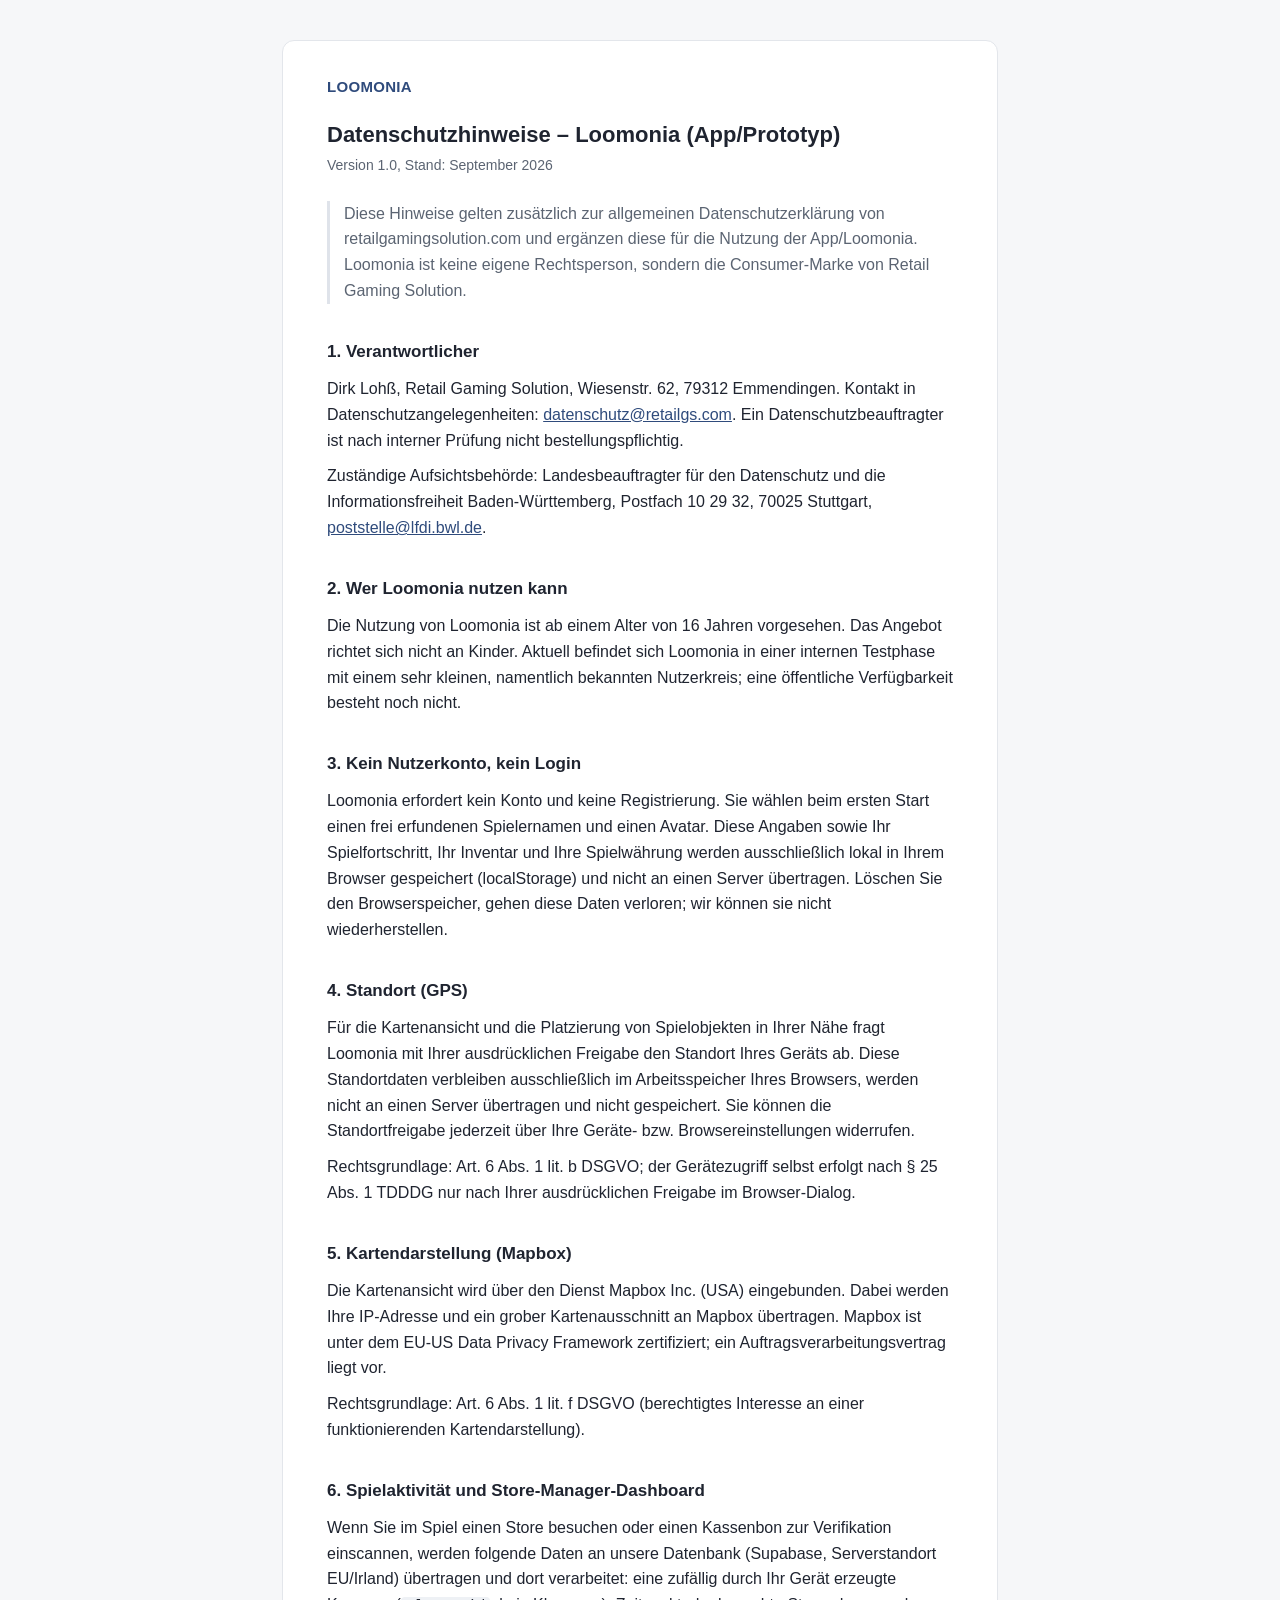
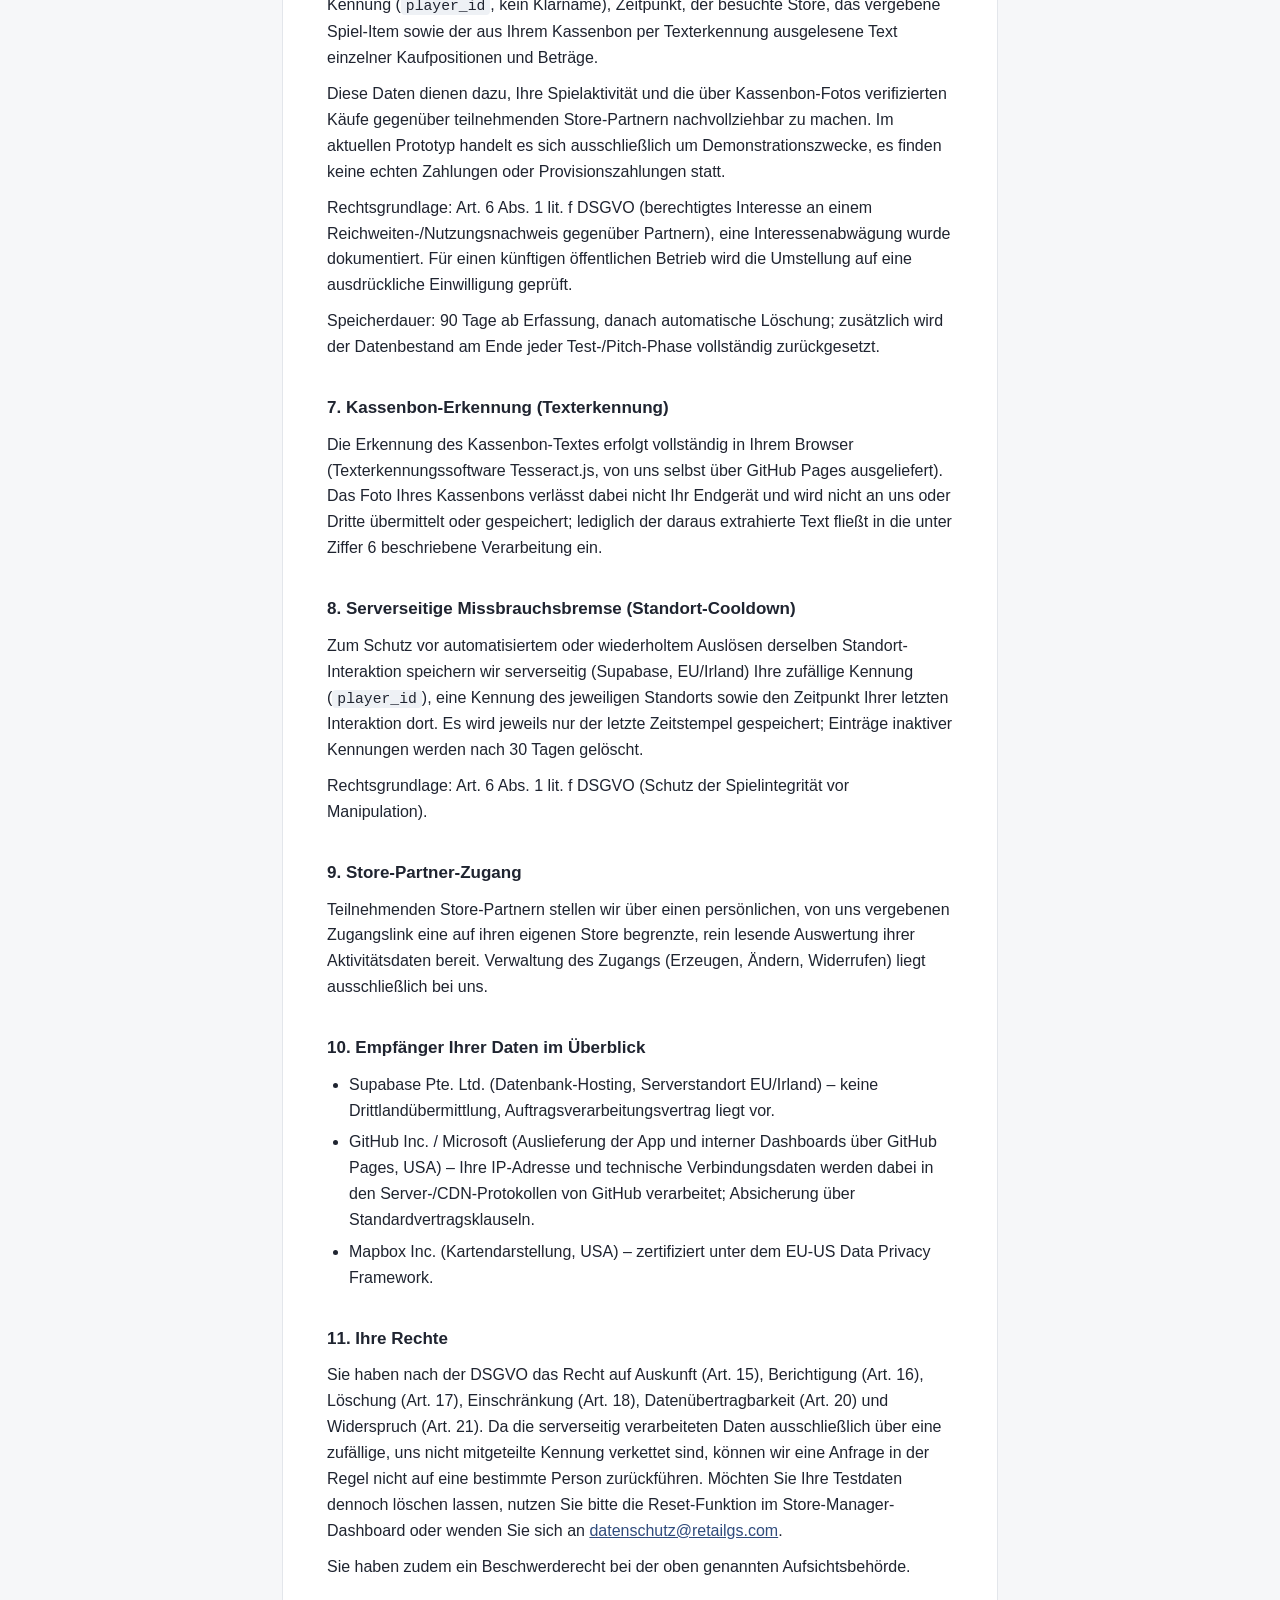
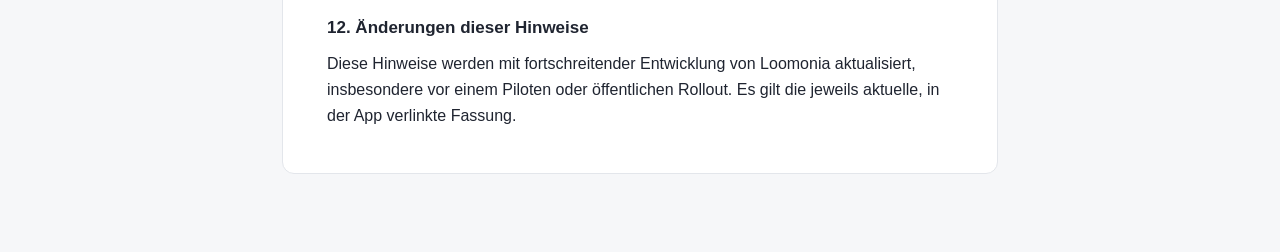
<file: datenschutz/index.html>
<!DOCTYPE html>
<html lang="de">
<head>
<meta charset="UTF-8" />
<meta name="viewport" content="width=device-width, initial-scale=1.0" />
<meta name="robots" content="noindex, nofollow" />
<title>Datenschutzhinweise · Loomonia</title>
<style>
  :root {
    --bg: #f6f7f9;
    --surface: #ffffff;
    --text: #1f2430;
    --muted: #5b6472;
    --line: #e3e6eb;
    --accent: #2f4b7c;
  }
  * { box-sizing: border-box; }
  html { -webkit-text-size-adjust: 100%; }
  body {
    margin: 0;
    background: var(--bg);
    color: var(--text);
    font-family: -apple-system, BlinkMacSystemFont, "Segoe UI", Roboto, Helvetica, Arial, sans-serif;
    line-height: 1.62;
    font-size: 16px;
  }
  .wrap {
    max-width: 760px;
    margin: 0 auto;
    padding: 40px 22px 80px;
  }
  .doc {
    background: var(--surface);
    border: 1px solid #e3e6eb;
    border-radius: 12px;
    padding: 34px clamp(20px, 5vw, 44px);
  }
  .brand {
    font-weight: 700;
    letter-spacing: 0.02em;
    color: var(--accent);
    font-size: 15px;
    margin-bottom: 22px;
  }
  h1 {
    font-size: 22px;
    line-height: 1.3;
    margin: 0 0 4px;
  }
  .version {
    color: var(--muted);
    font-size: 14px;
    margin: 0 0 24px;
  }
  h2 {
    font-size: 17px;
    margin: 30px 0 8px;
    padding-top: 4px;
  }
  p { margin: 10px 0; }
  ul { margin: 10px 0; padding-left: 22px; }
  li { margin: 6px 0; }
  a { color: var(--accent); }
  .lead {
    color: var(--muted);
    border-left: 3px solid #dfe3ea;
    padding-left: 14px;
    margin: 0 0 6px;
  }
  code, .kennung {
    background: #eef1f5;
    padding: 1px 5px;
    border-radius: 4px;
    font-size: 0.92em;
    font-family: ui-monospace, SFMono-Regular, Menlo, Consolas, monospace;
  }
  @media (prefers-color-scheme: dark) {
    :root {
      --bg: #14161c;
      --surface: #1c1f27;
      --text: #e7e9ee;
      --muted: #9aa2b1;
      --accent: #9db8e6;
    }
    .doc { border-color: #2b2f3a; }
    .lead { border-left-color: #333a49; }
    code, .kennung { background: #262b36; }
  }
</style>
</head>
<body>
<div class="wrap">
  <article class="doc">
    <div class="brand">LOOMONIA</div>

    <h1>Datenschutzhinweise – Loomonia (App/Prototyp)</h1>
    <p class="version">Version 1.0, Stand: September 2026</p>

    <p class="lead">Diese Hinweise gelten zusätzlich zur allgemeinen Datenschutzerklärung von retailgamingsolution.com und ergänzen diese für die Nutzung der App/Loomonia. Loomonia ist keine eigene Rechtsperson, sondern die Consumer-Marke von Retail Gaming Solution.</p>

    <h2>1. Verantwortlicher</h2>
    <p>Dirk Lohß, Retail Gaming Solution, Wiesenstr. 62, 79312 Emmendingen. Kontakt in Datenschutzangelegenheiten: <a href="mailto:datenschutz@retailgs.com">datenschutz@retailgs.com</a>. Ein Datenschutzbeauftragter ist nach interner Prüfung nicht bestellungspflichtig.</p>
    <p>Zuständige Aufsichtsbehörde: Landesbeauftragter für den Datenschutz und die Informationsfreiheit Baden-Württemberg, Postfach 10 29 32, 70025 Stuttgart, <a href="mailto:poststelle@lfdi.bwl.de">poststelle@lfdi.bwl.de</a>.</p>

    <h2>2. Wer Loomonia nutzen kann</h2>
    <p>Die Nutzung von Loomonia ist ab einem Alter von 16 Jahren vorgesehen. Das Angebot richtet sich nicht an Kinder. Aktuell befindet sich Loomonia in einer internen Testphase mit einem sehr kleinen, namentlich bekannten Nutzerkreis; eine öffentliche Verfügbarkeit besteht noch nicht.</p>

    <h2>3. Kein Nutzerkonto, kein Login</h2>
    <p>Loomonia erfordert kein Konto und keine Registrierung. Sie wählen beim ersten Start einen frei erfundenen Spielernamen und einen Avatar. Diese Angaben sowie Ihr Spielfortschritt, Ihr Inventar und Ihre Spielwährung werden ausschließlich lokal in Ihrem Browser gespeichert (localStorage) und nicht an einen Server übertragen. Löschen Sie den Browserspeicher, gehen diese Daten verloren; wir können sie nicht wiederherstellen.</p>

    <h2>4. Standort (GPS)</h2>
    <p>Für die Kartenansicht und die Platzierung von Spielobjekten in Ihrer Nähe fragt Loomonia mit Ihrer ausdrücklichen Freigabe den Standort Ihres Geräts ab. Diese Standortdaten verbleiben ausschließlich im Arbeitsspeicher Ihres Browsers, werden nicht an einen Server übertragen und nicht gespeichert. Sie können die Standortfreigabe jederzeit über Ihre Geräte- bzw. Browsereinstellungen widerrufen.</p>
    <p>Rechtsgrundlage: Art. 6 Abs. 1 lit. b DSGVO; der Gerätezugriff selbst erfolgt nach § 25 Abs. 1 TDDDG nur nach Ihrer ausdrücklichen Freigabe im Browser-Dialog.</p>

    <h2>5. Kartendarstellung (Mapbox)</h2>
    <p>Die Kartenansicht wird über den Dienst Mapbox Inc. (USA) eingebunden. Dabei werden Ihre IP-Adresse und ein grober Kartenausschnitt an Mapbox übertragen. Mapbox ist unter dem EU-US Data Privacy Framework zertifiziert; ein Auftragsverarbeitungsvertrag liegt vor.</p>
    <p>Rechtsgrundlage: Art. 6 Abs. 1 lit. f DSGVO (berechtigtes Interesse an einer funktionierenden Kartendarstellung).</p>

    <h2>6. Spielaktivität und Store-Manager-Dashboard</h2>
    <p>Wenn Sie im Spiel einen Store besuchen oder einen Kassenbon zur Verifikation einscannen, werden folgende Daten an unsere Datenbank (Supabase, Serverstandort EU/Irland) übertragen und dort verarbeitet: eine zufällig durch Ihr Gerät erzeugte Kennung (<span class="kennung">player_id</span>, kein Klarname), Zeitpunkt, der besuchte Store, das vergebene Spiel-Item sowie der aus Ihrem Kassenbon per Texterkennung ausgelesene Text einzelner Kaufpositionen und Beträge.</p>
    <p>Diese Daten dienen dazu, Ihre Spielaktivität und die über Kassenbon-Fotos verifizierten Käufe gegenüber teilnehmenden Store-Partnern nachvollziehbar zu machen. Im aktuellen Prototyp handelt es sich ausschließlich um Demonstrationszwecke, es finden keine echten Zahlungen oder Provisionszahlungen statt.</p>
    <p>Rechtsgrundlage: Art. 6 Abs. 1 lit. f DSGVO (berechtigtes Interesse an einem Reichweiten-/Nutzungsnachweis gegenüber Partnern), eine Interessenabwägung wurde dokumentiert. Für einen künftigen öffentlichen Betrieb wird die Umstellung auf eine ausdrückliche Einwilligung geprüft.</p>
    <p>Speicherdauer: 90 Tage ab Erfassung, danach automatische Löschung; zusätzlich wird der Datenbestand am Ende jeder Test-/Pitch-Phase vollständig zurückgesetzt.</p>

    <h2>7. Kassenbon-Erkennung (Texterkennung)</h2>
    <p>Die Erkennung des Kassenbon-Textes erfolgt vollständig in Ihrem Browser (Texterkennungssoftware Tesseract.js, von uns selbst über GitHub Pages ausgeliefert). Das Foto Ihres Kassenbons verlässt dabei nicht Ihr Endgerät und wird nicht an uns oder Dritte übermittelt oder gespeichert; lediglich der daraus extrahierte Text fließt in die unter Ziffer 6 beschriebene Verarbeitung ein.</p>

    <h2>8. Serverseitige Missbrauchsbremse (Standort-Cooldown)</h2>
    <p>Zum Schutz vor automatisiertem oder wiederholtem Auslösen derselben Standort-Interaktion speichern wir serverseitig (Supabase, EU/Irland) Ihre zufällige Kennung (<span class="kennung">player_id</span>), eine Kennung des jeweiligen Standorts sowie den Zeitpunkt Ihrer letzten Interaktion dort. Es wird jeweils nur der letzte Zeitstempel gespeichert; Einträge inaktiver Kennungen werden nach 30 Tagen gelöscht.</p>
    <p>Rechtsgrundlage: Art. 6 Abs. 1 lit. f DSGVO (Schutz der Spielintegrität vor Manipulation).</p>

    <h2>9. Store-Partner-Zugang</h2>
    <p>Teilnehmenden Store-Partnern stellen wir über einen persönlichen, von uns vergebenen Zugangslink eine auf ihren eigenen Store begrenzte, rein lesende Auswertung ihrer Aktivitätsdaten bereit. Verwaltung des Zugangs (Erzeugen, Ändern, Widerrufen) liegt ausschließlich bei uns.</p>

    <h2>10. Empfänger Ihrer Daten im Überblick</h2>
    <ul>
      <li>Supabase Pte. Ltd. (Datenbank-Hosting, Serverstandort EU/Irland) – keine Drittlandübermittlung, Auftragsverarbeitungsvertrag liegt vor.</li>
      <li>GitHub Inc. / Microsoft (Auslieferung der App und interner Dashboards über GitHub Pages, USA) – Ihre IP-Adresse und technische Verbindungsdaten werden dabei in den Server-/CDN-Protokollen von GitHub verarbeitet; Absicherung über Standardvertragsklauseln.</li>
      <li>Mapbox Inc. (Kartendarstellung, USA) – zertifiziert unter dem EU-US Data Privacy Framework.</li>
    </ul>

    <h2>11. Ihre Rechte</h2>
    <p>Sie haben nach der DSGVO das Recht auf Auskunft (Art. 15), Berichtigung (Art. 16), Löschung (Art. 17), Einschränkung (Art. 18), Datenübertragbarkeit (Art. 20) und Widerspruch (Art. 21). Da die serverseitig verarbeiteten Daten ausschließlich über eine zufällige, uns nicht mitgeteilte Kennung verkettet sind, können wir eine Anfrage in der Regel nicht auf eine bestimmte Person zurückführen. Möchten Sie Ihre Testdaten dennoch löschen lassen, nutzen Sie bitte die Reset-Funktion im Store-Manager-Dashboard oder wenden Sie sich an <a href="mailto:datenschutz@retailgs.com">datenschutz@retailgs.com</a>.</p>
    <p>Sie haben zudem ein Beschwerderecht bei der oben genannten Aufsichtsbehörde.</p>

    <h2>12. Änderungen dieser Hinweise</h2>
    <p>Diese Hinweise werden mit fortschreitender Entwicklung von Loomonia aktualisiert, insbesondere vor einem Piloten oder öffentlichen Rollout. Es gilt die jeweils aktuelle, in der App verlinkte Fassung.</p>
  </article>
</div>
</body>
</html>
</file>
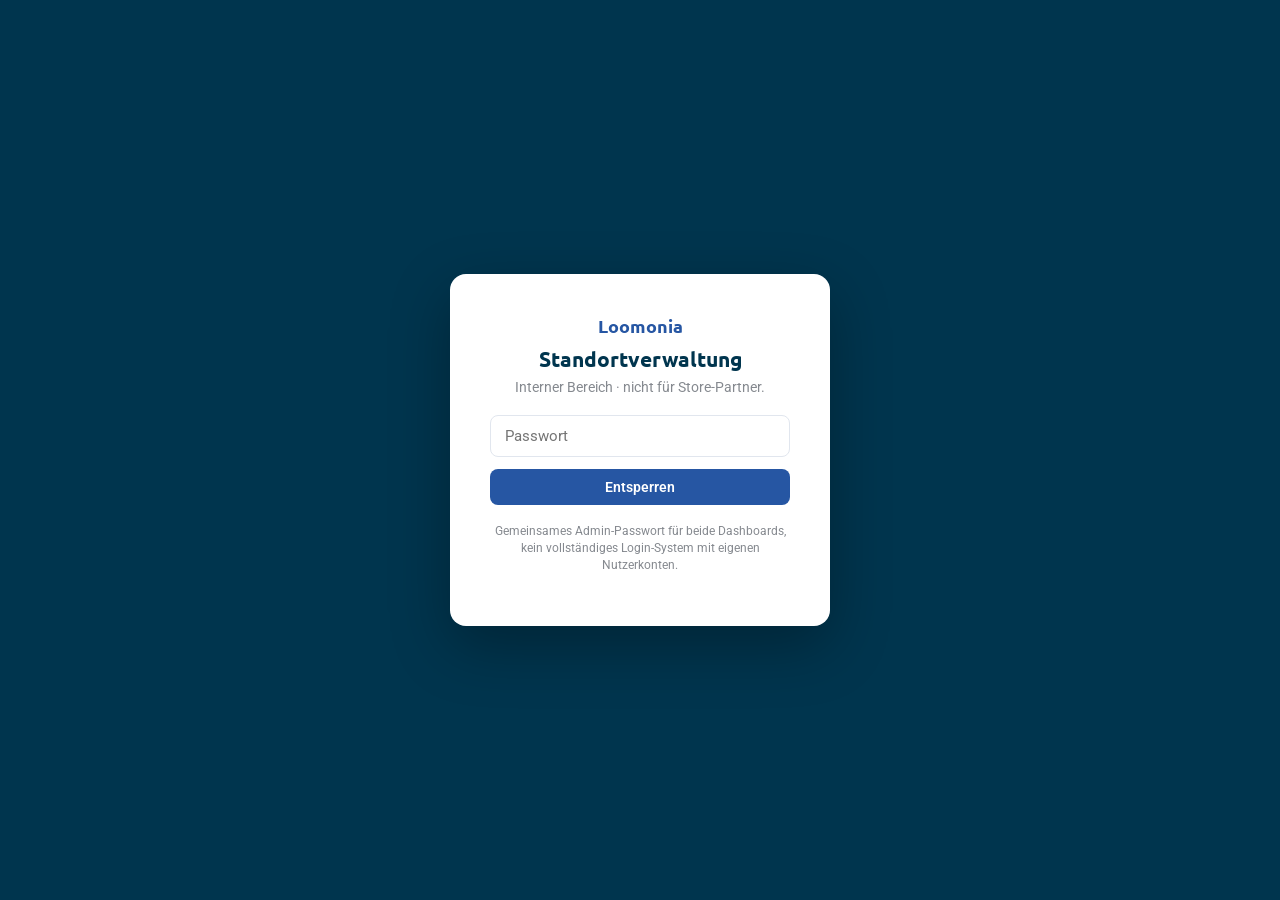
<file: dashboard/standorte.html>
<!DOCTYPE html>
<html lang="de">
<head>
<meta charset="UTF-8" />
<meta name="viewport" content="width=device-width, initial-scale=1.0" />
<meta name="robots" content="noindex, nofollow" />
<title>Loomonia · Standortverwaltung</title>
<link rel="preconnect" href="https://fonts.googleapis.com" />
<link rel="preconnect" href="https://fonts.gstatic.com" crossorigin />
<link href="https://fonts.googleapis.com/css2?family=Ubuntu:wght@500;700&family=Roboto:wght@400;500;700&display=swap" rel="stylesheet" />
<link href="https://api.mapbox.com/mapbox-gl-js/v3.28.1/mapbox-gl.css" rel="stylesheet" />
<link rel="stylesheet" href="css/style.css?v=6" />
<link rel="stylesheet" href="css/standorte.css?v=5" />
</head>
<body>

<!-- Passwortsperre — siehe js/standorte-auth.js. Der Hash wird serverseitig
     in der Edge Function locations-admin geprueft (siehe
     supabase/functions/README.md), ist also eine echte Zugriffskontrolle
     fuer Schreibzugriffe -- aber weiterhin ein gemeinsames Passwort ohne
     eigene Nutzerkonten, kein vollstaendiges Login-/Rollenkonzept. -->
<section id="screen-lock" class="lock-screen">
  <div class="lock-card">
    <div class="select-logo">Loomonia</div>
    <h1 id="lock-title">Standortverwaltung</h1>
    <p class="lock-sub" id="lock-sub">Interner Bereich · nicht für Store-Partner.</p>
    <input type="password" id="lock-password" placeholder="Passwort" autocomplete="off" />
    <button id="lock-submit" class="btn btn-primary" style="width:100%">Entsperren</button>
    <p id="lock-error" class="lock-error hidden"></p>
    <p class="lock-hint">Gemeinsames Admin-Passwort für beide Dashboards, kein vollständiges Login-System mit eigenen Nutzerkonten.</p>
  </div>
</section>

<!-- ============ ADMIN-BEREICH ============ -->
<div id="screen-admin" class="admin-shell hidden">
  <header class="admin-header">
    <h1>Standortverwaltung</h1>
    <p class="content-sub">Neue Store- und Orientierungs-Standorte anlegen — schreibt direkt in die Supabase-Tabelle „locations“, aus der das Spiel seine Kartenpunkte lädt.</p>
    <div class="admin-warning">Nur für den internen Gebrauch. Diese Seite ist nicht in der Store-Partner-Navigation verlinkt.</div>
    <!-- Siehe dashboard-auth.js/dashboard/index.html: gleicher Grund, gleicher
         Fix -- ohne Logout blieb der gemerkte Passwort-Hash unbegrenzt in
         localStorage stehen (siehe QA-Bug-Liste). -->
    <button id="btn-admin-logout" class="btn btn-secondary" type="button" style="margin-top:12px">Sperren</button>
  </header>

  <div class="data-card">
    <div class="data-card-title" id="form-title">Neuen Ort anlegen</div>
    <p class="data-card-sub">Adresse eingeben und geocodieren lassen — Koordinaten werden automatisch ermittelt.</p>

    <div class="field-row">
      <div class="field">
        <label>Art des Ortes</label>
        <div class="type-toggle" id="type-toggle">
          <label id="type-label-store"><input type="radio" name="loc-type" value="store" checked /><span>🏬 Store</span></label>
          <label id="type-label-landmark"><input type="radio" name="loc-type" value="landmark" /><span>📍 Orientierungspunkt</span></label>
        </div>
      </div>
      <div class="field" id="field-category">
        <label for="loc-category">Kategorie</label>
        <select id="loc-category"></select>
      </div>
      <div class="field hidden" id="field-landmark-icon">
        <label for="loc-landmark-icon">Symbol</label>
        <select id="loc-landmark-icon"></select>
      </div>
    </div>

    <div class="field-row">
      <div class="field">
        <label for="loc-name">Name (nur intern sichtbar)</label>
        <input type="text" id="loc-name" placeholder="z.B. Café Sonnenplatz" />
      </div>
      <div class="field">
        <label for="loc-id">Interne ID</label>
        <input type="text" id="loc-id" placeholder="wird aus dem Namen erzeugt" />
        <span class="field-hint">Eindeutiger Schlüssel, wird nie im Spiel angezeigt.</span>
      </div>
    </div>

    <div class="field-row" id="field-store-number">
      <div class="field">
        <label for="loc-store-number">Store-Nummer (optional)</label>
        <input type="text" id="loc-store-number" placeholder="z.B. interne Filialnummer des Kunden" />
        <span class="field-hint">Wird im Store-Manager-Dashboard als Store-ID angezeigt, sobald hinterlegt.</span>
      </div>
    </div>

    <div class="geocode-row">
      <div class="field">
        <label for="loc-address">Adresse</label>
        <input type="text" id="loc-address" placeholder="Straße Hausnummer, PLZ Ort" />
      </div>
      <button id="btn-geocode" class="btn btn-secondary">Adresse suchen</button>
    </div>

    <div id="geocode-result" class="geocode-result hidden">
      <div class="geocode-result-address" id="geocode-address">–</div>
      <div class="geocode-result-coords" id="geocode-coords">–</div>
      <div id="geocode-map" class="geocode-map"></div>
    </div>
    <div class="osm-attribution">Adresssuche via OpenStreetMap Nominatim · Kartendaten © OpenStreetMap-Mitwirkende</div>

    <div id="form-status" class="form-status"></div>

    <div class="form-actions">
      <button id="btn-save" class="btn btn-cta" disabled>Ort speichern</button>
      <button id="btn-cancel-edit" class="btn btn-secondary hidden">Abbrechen</button>
    </div>
  </div>

  <div class="data-card">
    <div class="data-card-title">Bestehende Standorte</div>
    <p class="data-card-sub" id="locations-count">–</p>
    <table class="data-table">
      <thead><tr><th>Name</th><th>Typ</th><th>Kategorie/Symbol</th><th>Store-Nr.</th><th>Koordinaten</th><th>Geändert</th><th>Link für Store-Partner</th><th></th></tr></thead>
      <tbody id="locations-body"></tbody>
    </table>
  </div>
</div>

<script src="../js/supabase-config.js?v=5"></script>
<script src="../js/mapbox-config.js?v=6"></script>
<script src="js/stores-config.js?v=10"></script>
<script src="js/admin-auth-shared.js?v=5"></script>
<script src="js/standorte-auth.js?v=6"></script>
<script src="https://api.mapbox.com/mapbox-gl-js/v3.28.1/mapbox-gl.js"></script>
<script src="js/standorte.js?v=7"></script>
</body>
</html>
</file>
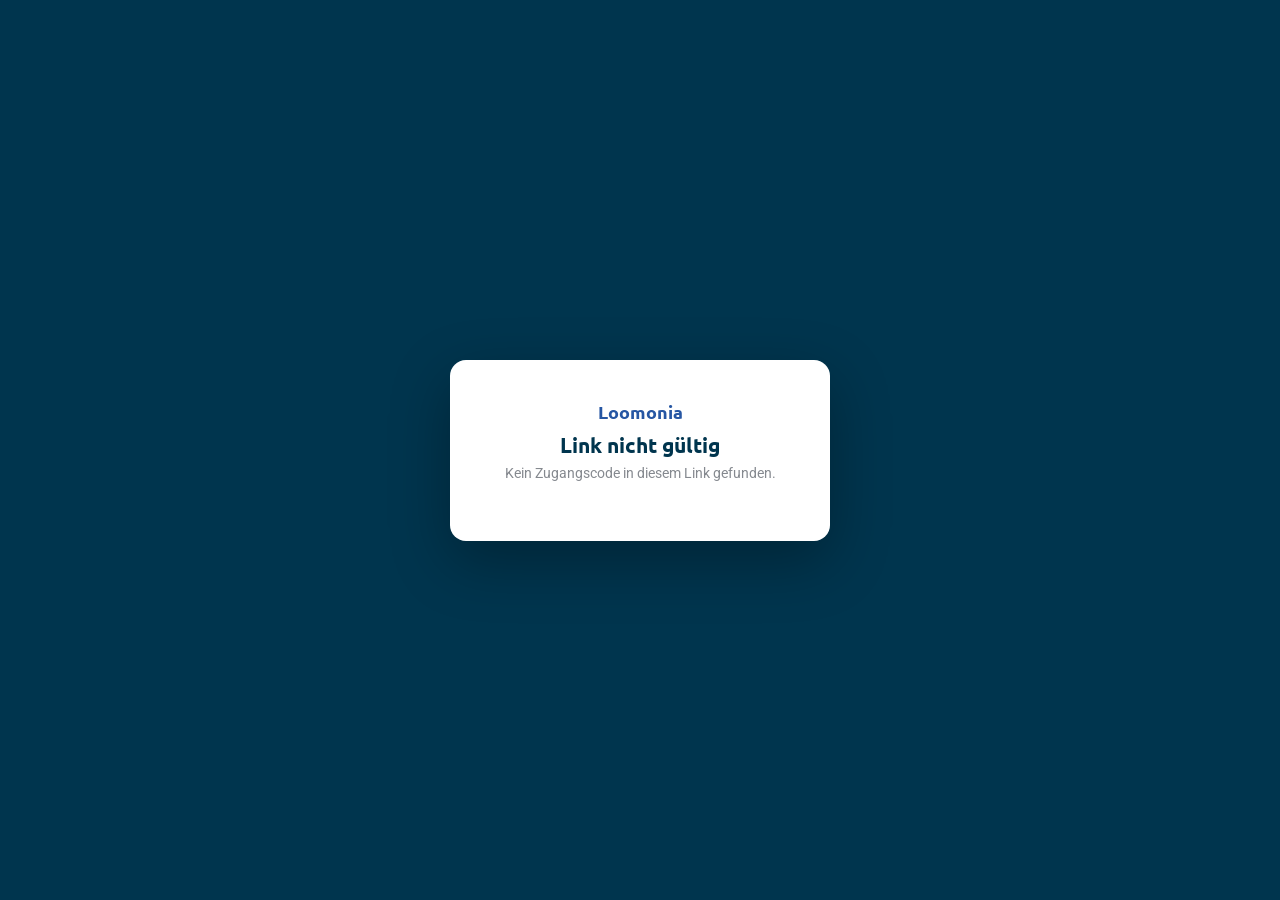
<file: dashboard/store-view.html>
<!DOCTYPE html>
<html lang="de">
<head>
<meta charset="UTF-8" />
<meta name="viewport" content="width=device-width, initial-scale=1.0" />
<meta name="robots" content="noindex, nofollow" />
<title>Loomonia · Store-Übersicht</title>
<link rel="preconnect" href="https://fonts.googleapis.com" />
<link rel="preconnect" href="https://fonts.gstatic.com" crossorigin />
<link href="https://fonts.googleapis.com/css2?family=Ubuntu:wght@500;700&family=Roboto:wght@400;500;700&display=swap" rel="stylesheet" />
<link rel="stylesheet" href="css/style.css?v=5" />
<link rel="stylesheet" href="css/standorte.css?v=1" />
</head>
<body>

<!-- Rein lesende Magic-Link-Ansicht fuer EINEN Store-Partner (siehe
     js/store-view.js). Kein Passwort, kein Login -- der lange Zugangscode
     in der URL (?token=...) ist der einzige Schluessel und wird
     serverseitig ueber die Edge Function store-view aufgeloest (siehe
     supabase/functions/store-view/). Kein Bezug zum Admin-Passwortschutz
     oder zu locations-admin/events-admin. Ohne Schreib-/Loeschfunktion --
     kein Einstellungen-Bereich, kein Reset-Button. -->

<section id="screen-invalid" class="lock-screen hidden">
  <div class="lock-card">
    <div class="select-logo">Loomonia</div>
    <h1>Link nicht gültig</h1>
    <p class="lock-sub" id="invalid-message">Dieser Link ist ungültig oder wurde deaktiviert. Bitte beim Absender einen neuen Link anfordern.</p>
  </div>
</section>

<section id="screen-dashboard" class="screen screen-dashboard hidden">
  <aside class="sidebar">
    <div class="sidebar-store">
      <div class="sidebar-store-top">
        <div class="sidebar-store-logo" aria-hidden="true">Logo</div>
        <div>
          <div class="sidebar-store-label">Store</div>
          <div id="sidebar-store-name" class="sidebar-store-name">–</div>
          <div id="sidebar-store-id" class="sidebar-store-id">–</div>
        </div>
      </div>
      <div id="sidebar-store-address" class="sidebar-store-address hidden">–</div>
    </div>
    <nav class="sidebar-nav">
      <button class="nav-item active" data-target="panel-dashboard">
        <svg class="icon" viewBox="0 0 24 24" aria-hidden="true"><rect x="3" y="3" width="8" height="8" rx="1.5"/><rect x="13" y="3" width="8" height="8" rx="1.5"/><rect x="3" y="13" width="8" height="8" rx="1.5"/><rect x="13" y="13" width="8" height="8" rx="1.5"/></svg>
        <span class="nav-label">Dashboard</span>
      </button>
      <button class="nav-item" data-target="panel-events">
        <svg class="icon" viewBox="0 0 24 24" aria-hidden="true"><rect x="3" y="5" width="18" height="16" rx="2"/><path d="M16 3v4M8 3v4M3 10h18"/></svg>
        <span class="nav-label">Events</span>
      </button>
      <button class="nav-item" data-target="panel-artikel">
        <svg class="icon" viewBox="0 0 24 24" aria-hidden="true"><path d="M21 8 12 3 3 8v8l9 5 9-5V8Z"/><path d="M3 8l9 5 9-5M12 13v8"/></svg>
        <span class="nav-label">Artikel</span>
      </button>
      <button class="nav-item" data-target="panel-umsatz">
        <svg class="icon" viewBox="0 0 24 24" aria-hidden="true"><path d="M19 7a7.5 7.5 0 1 0 0 10"/><path d="M6 10h9M6 14h7"/></svg>
        <span class="nav-label">Umsatz</span>
      </button>
    </nav>
    <div class="dash-legal"><a href="/datenschutz/" target="_blank" rel="noopener">Datenschutz</a></div>
  </aside>

  <main class="content">

    <!-- Zeigt sich NUR, wenn Datenabrufe dauerhaft fehlschlagen -- siehe
         reportDataLoadFailure()/reportDataLoadSuccess() in dashboard-render.js. -->
    <div id="data-error-banner" class="data-error-banner hidden">
      ⚠️ Zahlen konnten nicht aktualisiert werden — die letzte erfolgreich geladene Ansicht wird angezeigt. Wird automatisch erneut versucht.
    </div>

    <!-- ============ DASHBOARD ============ -->
    <section id="panel-dashboard" class="view-panel active">
      <header class="content-header">
        <div>
          <h1>Dashboard</h1>
          <p class="content-sub">Umsatz &amp; Provision aus verifizierten Käufen zuerst, danach Spieleraktivität · Übersicht der letzten 14 Tage</p>
        </div>
        <div id="today-date" class="today-date">–</div>
      </header>

      <div class="kpi-group-label">Umsatz heute</div>
      <div class="kpi-row">
        <div class="kpi-card">
          <div class="kpi-icon"><svg class="icon" viewBox="0 0 24 24" aria-hidden="true"><path d="M4 8h16l-1.4 11a2 2 0 0 1-2 1.8H7.4a2 2 0 0 1-2-1.8L4 8Z"/><path d="M8 8 12 3l4 5"/><path d="M9.5 12v4M14.5 12v4"/></svg></div>
          <div class="kpi-value" data-kpi="basket">–</div>
          <div class="kpi-label">Erfasster Warenkorb heute (alle Bon-Positionen)</div>
        </div>
        <div class="kpi-card">
          <div class="kpi-icon"><svg class="icon" viewBox="0 0 24 24" aria-hidden="true"><path d="M19 7a7.5 7.5 0 1 0 0 10"/><path d="M6 10h9M6 14h7"/></svg></div>
          <div class="kpi-value" data-kpi="revenue">–</div>
          <div class="kpi-label">Davon Treffer heute (hinterlegte Artikel)</div>
        </div>
        <div class="kpi-card">
          <div class="kpi-icon"><svg class="icon" viewBox="0 0 24 24" aria-hidden="true"><path d="M19 5 5 19"/><circle cx="6.5" cy="6.5" r="2.5"/><circle cx="17.5" cy="17.5" r="2.5"/></svg></div>
          <div class="kpi-value" data-kpi="provision">–</div>
          <div class="kpi-label">Provision heute (1 % der Treffer)</div>
        </div>
        <div class="kpi-card">
          <div class="kpi-icon"><svg class="icon" viewBox="0 0 24 24" aria-hidden="true"><circle cx="12" cy="8" r="3.5"/><path d="M5 20c0-3.6 3.1-6 7-6s7 2.4 7 6"/></svg></div>
          <div class="kpi-value" data-kpi="buyers">–</div>
          <div class="kpi-label">Käufer heute (Bon gescannt)</div>
        </div>
      </div>

      <div class="main-row">
        <div class="chart-card">
          <div class="card-title">Umsatzverlauf <span class="card-title-sub">Letzte 14 Tage · € pro Tag</span></div>
          <svg data-chart="revenue" viewBox="0 0 640 260" class="chart-svg"></svg>
          <div class="chart-legend">
            <span><i class="dot dot-secondary"></i> Erfasster Warenkorb (€)</span>
            <span><i class="dot dot-primary"></i> Davon Treffer (€)</span>
          </div>
        </div>

        <div class="top-items-card">
          <div class="card-title">Top Artikel <span class="card-title-sub">Letzte 14 Tage · echte Bon-Artikel</span></div>
          <table class="top-items-table">
            <thead><tr><th>#</th><th>Artikel (erkannt)</th><th>Käufe</th><th>Umsatzanteil</th><th>Status</th></tr></thead>
            <tbody data-table-body="top-articles"></tbody>
          </table>
        </div>
      </div>

      <div class="main-row">
        <div class="top-items-card">
          <div class="card-title">Loomonia-Items aus echten Käufen <span class="card-title-sub">Letzte 14 Tage</span></div>
          <table class="top-items-table">
            <thead><tr><th>#</th><th>Item</th><th>Rarität</th><th>Vergaben</th></tr></thead>
            <tbody data-table-body="top-purchase-items"></tbody>
          </table>
        </div>
        <div class="top-items-card">
          <div class="card-title">Kostenlose Minigame-Items <span class="card-title-sub">Letzte 14 Tage</span></div>
          <table class="top-items-table">
            <thead><tr><th>#</th><th>Item</th><th>Rarität</th><th>Vergaben</th></tr></thead>
            <tbody data-table-body="top-items"></tbody>
          </table>
        </div>
      </div>

      <div class="kpi-group-label">Spieleraktivität heute</div>
      <div class="kpi-row">
        <div class="kpi-card">
          <div class="kpi-icon"><svg class="icon" viewBox="0 0 24 24" aria-hidden="true"><circle cx="9" cy="8" r="3.2"/><path d="M2.5 20c0-3.4 2.9-6 6.5-6s6.5 2.6 6.5 6"/><circle cx="17.5" cy="9" r="2.4"/><path d="M15.8 14.3c2.6.4 4.7 2.4 4.7 5.7"/></svg></div>
          <div class="kpi-value" data-kpi="players">–</div>
          <div class="kpi-label">Spieler heute (Store angewählt)</div>
        </div>
        <div class="kpi-card">
          <div class="kpi-icon"><svg class="icon" viewBox="0 0 24 24" aria-hidden="true"><rect x="3" y="9" width="18" height="11" rx="1.5"/><path d="M3 9h18M12 9v11"/><path d="M12 9c-1.4-4-6-4-6-1.4C6 9 9 9 12 9Zm0 0c1.4-4 6-4 6-1.4C18 9 15 9 12 9Z"/></svg></div>
          <div class="kpi-value" data-kpi="items">–</div>
          <div class="kpi-label">Kostenlose Items heute</div>
        </div>
        <div class="kpi-card">
          <div class="kpi-icon"><svg class="icon" viewBox="0 0 24 24" aria-hidden="true"><path d="M3 17l6-6 4 4 8-8"/><path d="M15 6h6v6"/></svg></div>
          <div class="kpi-value" data-kpi="growth">–</div>
          <div class="kpi-label">Wachstum ggü. gestern</div>
        </div>
        <div class="kpi-card">
          <div class="kpi-icon"><svg class="icon" viewBox="0 0 24 24" aria-hidden="true"><circle cx="12" cy="12" r="9"/><path d="M12 7v5l3 3"/></svg></div>
          <div class="kpi-value" data-kpi="last-receipt">–</div>
          <div class="kpi-label">Letzter Bon-Scan</div>
        </div>
      </div>

      <div class="chart-card">
        <div class="card-title">Spieler-/Aktivitätsverlauf <span class="card-title-sub">Letzte 14 Tage</span></div>
        <svg data-chart="activity" viewBox="0 0 640 260" class="chart-svg"></svg>
        <div class="chart-legend">
          <span><i class="dot dot-primary"></i> Spieler (Store angewählt)</span>
          <span><i class="dot dot-secondary"></i> Kostenlose Items</span>
        </div>
      </div>

      <div class="bottom-row">
        <div class="info-card">
          <svg class="icon" viewBox="0 0 24 24" aria-hidden="true"><circle cx="12" cy="12" r="9"/><path d="M12 7v5l3 3"/></svg>
          <div>
            <div class="info-card-title">Letztes Event</div>
            <div class="info-card-value" id="info-last-event">–</div>
          </div>
        </div>
        <div class="info-card">
          <svg class="icon" viewBox="0 0 24 24" aria-hidden="true"><path d="M3 9 4 4h16l1 5"/><path d="M4 9v10h16V9"/><path d="M9 19v-5h6v5"/></svg>
          <div>
            <div class="info-card-title">Beobachteter Store</div>
            <div class="info-card-value" id="info-store">–</div>
            <div id="info-store-address" class="info-card-sub hidden"></div>
          </div>
        </div>
      </div>
    </section>

    <!-- ============ EVENTS ============ -->
    <section id="panel-events" class="view-panel">
      <header class="content-header">
        <div>
          <h1>Events</h1>
          <p class="content-sub">Automatisch erfasste Spieleraktionen für diesen Store.</p>
        </div>
      </header>

      <div class="data-card">
        <div class="data-card-title">Aktive Aktionen</div>
        <p class="data-card-sub">Teilnahmen und Abschlüsse seit Erfassungsbeginn.</p>
        <table class="data-table">
          <thead><tr><th>Aktion</th><th>Status</th><th>Teilnahmen</th><th>Abschlüsse</th><th>Conversion</th></tr></thead>
          <tbody id="events-active-body"></tbody>
        </table>
      </div>
    </section>

    <!-- ============ ARTIKEL ============ -->
    <section id="panel-artikel" class="view-panel">
      <header class="content-header">
        <div>
          <h1>Artikel</h1>
          <p class="content-sub">Bon-Zeilen, die per Fuzzy-Match gegen deine unten hinterlegte Artikelliste erkannt wurden, erscheinen hier namentlich mit deinem hinterlegten Artikelnamen (Status "Treffer"). Der gesamte Rest läuft in der einen Sammelzeile "Übriger Warenkorb" zusammen — nicht zugeordnete Bon-Zeilen plus die Differenz zwischen der auf dem Bon gedruckten Gesamtsumme und der Summe der Treffer. Treffer + übriger Warenkorb ergeben den erfassten Warenkorb (= gedruckte Bon-Summe). Der übrige Warenkorb zählt zum Umsatz, aber ohne Provision und ohne Item-Vergabe.</p>
        </div>
      </header>

      <div class="top-items-card">
        <div class="card-title">Top Artikel <span class="card-title-sub">Letzte 14 Tage · aus erkannten Bon-Zeilen</span></div>
        <table class="top-items-table">
          <thead><tr><th>#</th><th>Artikel (erkannt)</th><th>Käufe</th><th>Umsatzanteil</th><th>Status</th></tr></thead>
          <tbody data-table-body="top-articles"></tbody>
        </table>
      </div>

      <div class="data-card">
        <div class="data-card-title">Artikelverwaltung</div>
        <p class="data-card-sub">Bis zu 15 eigene Artikelbezeichnungen hinterlegen (z.B. aus Kasse oder Warenwirtschaft übernommen) — Kategorie oder Preis sind kein Pflichtfeld, der Preis kommt aus der erkannten Bon-Zeile. Pro Artikel zusätzlich ein Item wählen, das bei einem Treffer vergeben wird. Ein Bon-Scan im Spiel gleicht die erkannten Zeilen unscharf (Fuzzy Matching) gegen diese Liste ab; nur ein Treffer zählt für Umsatz/Provision.</p>

        <div id="article-editor-fields" class="article-editor-grid"></div>

        <div class="article-editor-actions">
          <button id="btn-articles-save" class="btn-save-primary">Artikelliste speichern</button>
        </div>
        <div id="article-editor-status" class="form-status"></div>
      </div>
    </section>

    <!-- ============ UMSATZ ============ -->
    <section id="panel-umsatz" class="view-panel">
      <header class="content-header">
        <div>
          <h1>Umsatz</h1>
          <p class="content-sub">Verifizierte Käufe per Kassenbon-Foto. "Erfasster Warenkorb" ist der komplette über Loomonia gemessene Bon-Wert (entspricht pro Bon der gedruckten Gesamtsumme). "Umsatz (Treffer)" ist der Anteil davon, der auf per OCR erkannte, in deiner Artikelliste (siehe Artikel-Tab) hinterlegte Artikel entfällt — nur daraus wird die Provision (1 %) berechnet und ein Item vergeben.</p>
        </div>
        <div id="today-date-umsatz" class="today-date">–</div>
      </header>

      <div class="kpi-group-label">Heute</div>
      <div class="kpi-row">
        <div class="kpi-card">
          <div class="kpi-icon"><svg class="icon" viewBox="0 0 24 24" aria-hidden="true"><rect x="3" y="6" width="18" height="13" rx="2"/><path d="M3 10h18"/></svg></div>
          <div class="kpi-value" data-kpi="buyers">–</div>
          <div class="kpi-label">Käufer heute (Bon gescannt)</div>
        </div>
        <div class="kpi-card">
          <div class="kpi-icon"><svg class="icon" viewBox="0 0 24 24" aria-hidden="true"><circle cx="12" cy="12" r="9"/><circle cx="12" cy="12" r="5"/><circle cx="12" cy="12" r="1" fill="currentColor" stroke="none"/></svg></div>
          <div class="kpi-value" data-kpi="purchase-items">–</div>
          <div class="kpi-label">Items aus echten Käufen heute</div>
        </div>
        <div class="kpi-card">
          <div class="kpi-icon"><svg class="icon" viewBox="0 0 24 24" aria-hidden="true"><path d="M4 8h16l-1.4 11a2 2 0 0 1-2 1.8H7.4a2 2 0 0 1-2-1.8L4 8Z"/><path d="M8 8 12 3l4 5"/><path d="M9.5 12v4M14.5 12v4"/></svg></div>
          <div class="kpi-value" data-kpi="basket">–</div>
          <div class="kpi-label">Erfasster Warenkorb heute (alle Bon-Positionen)</div>
        </div>
        <div class="kpi-card">
          <div class="kpi-icon"><svg class="icon" viewBox="0 0 24 24" aria-hidden="true"><path d="M19 7a7.5 7.5 0 1 0 0 10"/><path d="M6 10h9M6 14h7"/></svg></div>
          <div class="kpi-value" data-kpi="revenue">–</div>
          <div class="kpi-label">Davon Treffer heute (hinterlegte Artikel)</div>
        </div>
        <div class="kpi-card">
          <div class="kpi-icon"><svg class="icon" viewBox="0 0 24 24" aria-hidden="true"><path d="M19 5 5 19"/><circle cx="6.5" cy="6.5" r="2.5"/><circle cx="17.5" cy="17.5" r="2.5"/></svg></div>
          <div class="kpi-value" data-kpi="provision">–</div>
          <div class="kpi-label">Provision heute (1 % der Treffer)</div>
        </div>
        <div class="kpi-card">
          <div class="kpi-icon"><svg class="icon" viewBox="0 0 24 24" aria-hidden="true"><circle cx="12" cy="12" r="9"/><path d="M12 7v5l3 3"/></svg></div>
          <div class="kpi-value" data-kpi="last-receipt">–</div>
          <div class="kpi-label">Letzter Bon-Scan</div>
        </div>
      </div>

      <div class="kpi-group-label">Gesamt seit Erfassungsbeginn</div>
      <div class="kpi-row">
        <div class="kpi-card">
          <div class="kpi-icon"><svg class="icon" viewBox="0 0 24 24" aria-hidden="true"><path d="M4 8h16l-1.4 11a2 2 0 0 1-2 1.8H7.4a2 2 0 0 1-2-1.8L4 8Z"/><path d="M8 8 12 3l4 5"/><path d="M9.5 12v4M14.5 12v4"/></svg></div>
          <div class="kpi-value" data-kpi="basket-total">–</div>
          <div class="kpi-label">Erfasster Warenkorb gesamt</div>
        </div>
        <div class="kpi-card">
          <div class="kpi-icon"><svg class="icon" viewBox="0 0 24 24" aria-hidden="true"><path d="M19 7a7.5 7.5 0 1 0 0 10"/><path d="M6 10h9M6 14h7"/></svg></div>
          <div class="kpi-value" data-kpi="revenue-total">–</div>
          <div class="kpi-label">Davon Treffer gesamt</div>
        </div>
        <div class="kpi-card">
          <div class="kpi-icon"><svg class="icon" viewBox="0 0 24 24" aria-hidden="true"><circle cx="12" cy="8" r="3.5"/><path d="M5 20c0-3.6 3.1-6 7-6s7 2.4 7 6"/></svg></div>
          <div class="kpi-value" data-kpi="buyers-total">–</div>
          <div class="kpi-label">Käufer gesamt</div>
        </div>
        <div class="kpi-card">
          <div class="kpi-icon"><svg class="icon" viewBox="0 0 24 24" aria-hidden="true"><path d="M19 5 5 19"/><circle cx="6.5" cy="6.5" r="2.5"/><circle cx="17.5" cy="17.5" r="2.5"/></svg></div>
          <div class="kpi-value" data-kpi="provision-total">–</div>
          <div class="kpi-label">Provision gesamt</div>
        </div>
      </div>

      <div class="main-row">
        <div class="chart-card">
          <div class="card-title">Umsatzverlauf <span class="card-title-sub">Letzte 14 Tage · € pro Tag</span></div>
          <svg data-chart="revenue" viewBox="0 0 640 260" class="chart-svg"></svg>
          <div class="chart-legend">
            <span><i class="dot dot-secondary"></i> Erfasster Warenkorb (€)</span>
            <span><i class="dot dot-primary"></i> Davon Treffer (€)</span>
          </div>
        </div>

        <div class="top-items-card">
          <div class="card-title">Top Artikel aus echten Käufen <span class="card-title-sub">Letzte 14 Tage</span></div>
          <table class="top-items-table">
            <thead><tr><th>#</th><th>Item</th><th>Rarität</th><th>Vergaben</th></tr></thead>
            <tbody data-table-body="top-purchase-items"></tbody>
          </table>
        </div>
      </div>
    </section>

  </main>
</section>

<script src="../js/supabase-config.js?v=1"></script>
<script src="js/stores-config.js?v=7"></script>
<script src="js/dashboard-render.js?v=11"></script>
<script src="js/store-view.js?v=5"></script>
</body>
</html>
</file>
<file: css/style.css>
:root {
  --cosmic-dark: #0a0718;
  --cosmic-mid: #1e1247;
  --cosmic-accent: #8b5cf6;
  --cosmic-accent-2: #4ade80;
  --accent-cyan: #45d4ff;
  --text-light: #f6f3ff;
  --text-muted: #a89bce;
  --text-faint: #6f6396;
  --red: #ef4444;
  --yellow: #eab308;
  --green: #22c55e;

  /* Glas-Karten-System, einheitlich fuer HUD/Profil/Untermenues */
  --glass-fill: rgba(255,255,255,0.055);
  --glass-fill-strong: rgba(255,255,255,0.09);
  --glass-border: rgba(255,255,255,0.14);
  --glass-border-strong: rgba(255,255,255,0.26);

  /* Rarity-Skala (siehe RARITY_COLORS in js/data.js, hier gespiegelt fuer CSS) */
  --rarity-common: #d1d5db;
  --rarity-uncommon: #4ade80;
  --rarity-rare: #60a5fa;
  --rarity-epic: #c084fc;
  --rarity-legendary: #fbbf24;

  --font-mono: ui-monospace, "SF Mono", Menlo, "Cascadia Mono", monospace;
}

* { box-sizing: border-box; }

html, body {
  margin: 0;
  padding: 0;
  width: 100%;
  height: 100%;
  overflow: hidden;
  font-family: "Segoe UI", system-ui, -apple-system, sans-serif;
  background: var(--cosmic-dark);
  color: var(--text-light);
  -webkit-tap-highlight-color: transparent;
}

#app {
  position: relative;
  width: 100vw;
  height: 100vh; /* Fallback fuer Browser ohne dvh-Unterstuetzung */
  height: 100dvh; /* beruecksichtigt dynamische Browser-UI (Adressleiste etc.) */
  overflow: hidden;
}

.screen {
  position: absolute;
  inset: 0;
  display: none;
}
.screen.active {
  display: block;
}

/* ============ MAP SCREEN ============ */
#screen-map { background: var(--cosmic-dark); }
#map {
  position: absolute;
  inset: 0;
  z-index: 1;
  background: #0d0820;
}
/* Voyager-Tiles sind schon farbig/hell genug (Strassen, Wasser, Parks) —
   nur ein ganz leichter Farbwasch in den App-Cosmic-Toenen fuer den
   Wiedererkennungswert, keine Verdunkelung/Invertierung mehr noetig. */
.map-tint {
  position: absolute;
  inset: 0;
  z-index: 300;
  pointer-events: none;
  background:
    radial-gradient(60% 45% at 20% 0%, rgba(44,26,94,0.14), transparent 70%),
    radial-gradient(55% 40% at 100% 0%, rgba(20,40,79,0.1), transparent 70%);
}

/* Mapbox-eigene Ecken-Controls (Logo/Attribution, frueher auch Kompass)
   sassen genau dort, wo jetzt die eigene HUD-Leiste liegt (siehe
   .hud-bottom-row) und wurden dadurch verdeckt (User-Feedback) --
   attributionControl:false in js/map.js deckt das meiste ab, dieser Fallback
   blendet ein evtl. trotzdem eingehaengtes Logo zusaetzlich aus. */
.mapboxgl-ctrl-logo,
.mapboxgl-ctrl-attrib { display: none !important; }

/* ---- Glas-Karten-Baustein, Basis fuer HUD/Profil/Untermenues ---- */
.glass {
  background: var(--glass-fill);
  border: 1px solid var(--glass-border);
  backdrop-filter: blur(14px);
  -webkit-backdrop-filter: blur(14px);
}
.icon {
  width: 19px;
  height: 19px;
  stroke: currentColor;
  fill: none;
  stroke-width: 1.8;
  stroke-linecap: round;
  stroke-linejoin: round;
}

/* Untere HUD-Leiste (Avatar/Bon-Scan/Rucksack) -- fruehere .hud-top-Klasse,
   umbenannt weil sie seit der User-Korrektur ("Levelleiste nach oben,
   Avatar/Scan/Rucksack nach unten") jetzt am unteren statt oberen Rand
   sitzt. Gradient faedet dafuer jetzt nach OBEN statt nach unten aus. */
.hud-bottom-row {
  position: absolute;
  bottom: 0;
  left: 0;
  right: 0;
  z-index: 500;
  display: flex;
  align-items: center;
  justify-content: space-between;
  gap: 10px;
  padding: 0 16px calc(16px + env(safe-area-inset-bottom, 0px));
  background: linear-gradient(to top, rgba(10,7,24,0.85), rgba(10,7,24,0));
  pointer-events: none;
}
.hud-bottom-row > * { pointer-events: auto; }

.avatar-btn {
  /* Responsiv statt fixer px-Werte: skaliert mit der Viewport-Breite,
     gedeckelt nach unten/oben. Groesser als zuvor (User-Feedback: untere
     HUD-Icons wirkten neben der Levelleiste zu klein). */
  width: clamp(64px, 18vw, 84px);
  height: clamp(64px, 18vw, 84px);
  border-radius: 50%;
  flex-shrink: 0;
  padding: 0;
  position: relative;
  border: none;
  cursor: pointer;
  background: conic-gradient(from 0deg, var(--accent-cyan), var(--cosmic-accent), var(--accent-cyan));
}
.avatar-btn img {
  width: 100%;
  height: 100%;
  border-radius: 50%;
  object-fit: cover;
  /* Profil-mann_icon.png/profil-frau_icon.png (siehe hudAvatarIconSrc() in
     js/profile.js) sind bereits eng aufs Gesicht zugeschnittene Bilder,
     kein Top-Bias wie beim grossen Profil-Hero-Bild noetig. */
  object-position: center;
  display: block;
  border: 2px solid var(--cosmic-dark);
  background: var(--cosmic-mid);
}

.icon-btn {
  width: clamp(46px, 13vw, 60px);
  height: clamp(46px, 13vw, 60px);
  border-radius: 50%;
  flex-shrink: 0;
  position: relative;
  display: flex;
  align-items: center;
  justify-content: center;
  color: var(--text-light);
  cursor: pointer;
  padding: 0;
  transition: transform 0.15s ease, box-shadow 0.15s ease;
}
/* Scan/Rucksack-Buttons in der unteren HUD-Leiste groesser als der
   Aufgabe-Button oben in der Levelleiste (User-Feedback: untere Icons
   wirkten neben der Levelleiste zu klein) -- Aufgabe-Button bleibt bei der
   kompakteren Basisgroesse, damit die Levelleiste nicht zusaetzlich waechst. */
.hud-bottom-row .icon-btn {
  width: clamp(64px, 18vw, 84px);
  height: clamp(64px, 18vw, 84px);
}
.icon-btn .icon {
  width: clamp(21px, 6vw, 27px);
  height: clamp(21px, 6vw, 27px);
}
/* Vollflaechige PNG-Icons statt SVG (z.B. Rucksack-Button, siehe
   assets/oberflächen/inventar-rucksack_icon.png) -- etwas grosszuegiger als
   die SVG-Groesse, da die PNGs bereits eigenen Leerraum mitbringen. */
.icon-btn img {
  width: 68%;
  height: 68%;
  object-fit: contain;
}
/* Bon-Scan-Button (QR-Code_icon.png): eckig statt rund (User-Feedback --
   passt fuer ein QR-Motiv deutlich besser als ein Kreis) und das Bild
   fuellt die ganze Flaeche ohne sichtbaren Rand. Ueberschreibt dafuer die
   runde .icon-btn-Basisform gezielt nur fuer diesen einen Button. */
.scan-hud-btn {
  border-radius: 18px;
}
.scan-hud-btn img {
  width: 100%;
  height: 100%;
  border-radius: 18px;
  object-fit: cover;
}
.icon-btn:active { transform: scale(0.9); }
.icon-btn.action {
  border-color: rgba(69,212,255,0.4);
  box-shadow: 0 0 14px -4px var(--accent-cyan), 0 2px 10px rgba(0,0,0,0.35);
}
.icon-btn.action .icon { color: var(--accent-cyan); }
.icon-btn-badge {
  position: absolute;
  bottom: -3px;
  right: -3px;
  min-width: 20px;
  height: 20px;
  padding: 0 5px;
  border-radius: 999px;
  background: var(--accent-cyan);
  color: #0a0718;
  font-family: var(--font-mono);
  font-size: clamp(10px, 2.8vw, 12px);
  font-weight: 800;
  display: flex;
  align-items: center;
  justify-content: center;
  border: 2px solid var(--cosmic-dark);
}
.icon-btn-badge.hidden { display: none; }

.hud-icon-decorative { opacity: 0.6; cursor: default; }

/* Levelleiste (Energie + Level/XP) -- fruehere .hud-footer-Klasse, jetzt
   oben statt unten verankert (User-Korrektur) und um den Aufgabe-Button
   als zweite Spalte erweitert. */
.hud-levelbar {
  position: absolute;
  left: 14px;
  right: 14px;
  top: calc(14px + env(safe-area-inset-top, 0px));
  z-index: 500;
  display: flex;
  align-items: center;
  gap: 12px;
  padding: 11px 11px 11px 18px;
  border-radius: 26px;
  /* Kraeftiger Cyan-Farbblock statt gedecktem Glas — auf der hellen,
     bunten Voyager-Karte ging ein dunkler/subtiler Ton komplett unter.
     Dieselbe dunkel-auf-cyan-Logik wie .primary-btn, nur als Leiste. */
  background: linear-gradient(120deg, var(--accent-cyan), #8ff0ff);
  border: none;
  box-shadow: 0 10px 28px -8px rgba(69,212,255,0.6), 0 4px 14px rgba(0,0,0,0.35);
}
.hud-levelbar-bars {
  flex: 1;
  min-width: 0;
  display: flex;
  flex-direction: column;
  align-items: stretch;
  gap: 6px;
}
.footer-energy {
  min-width: 0;
  display: flex;
  align-items: center;
  gap: 12px;
}
.footer-level {
  min-width: 0;
  display: flex;
  flex-direction: column;
  gap: 4px;
}
.footer-level-top {
  display: flex;
  align-items: baseline;
  justify-content: space-between;
  gap: 12px;
}
.footer-level-label {
  font-family: var(--font-mono);
  font-size: 13px;
  font-weight: 800;
  letter-spacing: 0.04em;
  color: rgba(10,7,24,0.7);
  white-space: nowrap;
}
.xp-track { flex: 1; height: 14px; border-radius: 7px; background: rgba(10,7,24,0.18); overflow: hidden; }
.xp-fill {
  height: 100%;
  width: 0%;
  border-radius: 7px;
  background: linear-gradient(90deg, #4c1d95, #7c3aed);
  box-shadow: inset 0 1px 0 rgba(255,255,255,0.3), 0 0 10px rgba(124,58,237,0.55);
  transition: width 0.4s ease;
}

/* Energie-Leiste: eigenes Amber/Blitz-Motiv statt Cyan/Navy der Levelleiste,
   damit auf einen Blick klar ist, dass es sich um eine andere Ressource
   (Energie, nicht Level/XP) handelt. */
.footer-energy .icon { width: 17px; height: 17px; color: #d97706; flex-shrink: 0; }
.energy-track { height: 10px; }
.energy-fill { background: linear-gradient(90deg, #f59e0b, #fbbf24); }
.energy-label { min-width: 24px; text-align: right; }

.quest-btn.hidden { display: none; }

.quest-modal {
  position: absolute;
  inset: 0;
  z-index: 900;
  display: flex;
  align-items: center;
  justify-content: center;
  padding: 24px;
  background: rgba(5,3,14,0.72);
  backdrop-filter: blur(4px);
  -webkit-backdrop-filter: blur(4px);
}
.quest-modal.hidden { display: none; }
.quest-modal-card {
  width: min(100%, 360px);
  border-radius: 20px;
  padding: 26px 22px;
  text-align: center;
  background: rgba(30,18,71,0.94);
  border: 1px solid rgba(255,255,255,0.16);
  box-shadow: 0 14px 40px rgba(0,0,0,0.55);
}
.quest-modal-title { font-size: 18px; font-weight: 800; margin-bottom: 10px; }
.quest-modal-text { font-size: 14px; opacity: 0.9; margin-bottom: 16px; line-height: 1.4; }
.quest-modal-item-preview {
  display: flex;
  align-items: center;
  gap: 12px;
  padding: 10px 12px;
  margin-bottom: 14px;
  border-radius: 12px;
  background: rgba(251,191,36,0.08);
  border: 1px solid rgba(251,191,36,0.3);
  text-align: left;
}
.quest-modal-item-preview img {
  width: 48px;
  height: 48px;
  object-fit: contain;
  flex-shrink: 0;
  filter: drop-shadow(0 0 10px rgba(251,191,36,0.5));
}
.quest-modal-item-info { min-width: 0; }
.quest-modal-item-name { font-size: 14px; font-weight: 700; margin-bottom: 4px; }
.quest-modal-reward { margin-bottom: 14px; }
.quest-modal-hint { font-size: 12px; opacity: 0.7; margin-bottom: 18px; line-height: 1.4; }

/* Aktive Boost-Effekte im Map-HUD (siehe gameState.activeEffects in
   js/state.js) -- eigene Zeile direkt unter .hud-levelbar, live-aktualisiert
   per Sekunden-Timer (updateActiveBoostsHud() in js/map.js, gestartet in
   js/main.js), damit die verbleibende Laufzeit sichtbar mitzaehlt. */
.map-active-boosts {
  position: absolute;
  top: 92px;
  left: 14px;
  right: 14px;
  z-index: 480;
  display: flex;
  flex-wrap: wrap;
  gap: 6px;
  pointer-events: none;
}
.map-active-boosts.hidden { display: none; }
.map-boost-pill {
  display: flex;
  align-items: center;
  gap: 6px;
  padding: 5px 10px;
  border-radius: 20px;
  font-size: 11px;
  font-weight: 700;
  color: #a7f3d0;
  background: rgba(10,7,24,0.75);
  border: 1px solid rgba(74,222,128,0.5);
  backdrop-filter: blur(10px);
  -webkit-backdrop-filter: blur(10px);
}
.map-boost-pill .map-boost-time {
  font-family: var(--font-mono);
  opacity: 0.8;
}


/* Kurze Bestaetigungsmeldung beim Verwenden eines Verbrauchsitems (siehe
   showToast() in js/utils.js). */
.app-toast {
  position: fixed;
  left: 50%;
  bottom: 100px;
  transform: translateX(-50%) translateY(10px);
  z-index: 2000;
  max-width: 86vw;
  padding: 10px 18px;
  border-radius: 20px;
  background: rgba(10,7,24,0.92);
  border: 1px solid var(--accent-cyan);
  color: var(--text-light);
  font-size: 13px;
  font-weight: 700;
  text-align: center;
  box-shadow: 0 8px 24px rgba(0,0,0,0.5), 0 0 14px -2px var(--accent-cyan);
  opacity: 0;
  pointer-events: none;
  transition: opacity 0.25s ease, transform 0.25s ease;
}
.app-toast.visible { opacity: 1; transform: translateX(-50%) translateY(0); }

.gps-banner {
  position: absolute;
  top: 136px;
  left: 14px;
  right: 14px;
  z-index: 500;
  background: rgba(96, 24, 58, 0.92);
  border: 1px solid rgba(239,68,68,0.5);
  border-radius: 10px;
  padding: 10px 14px;
  font-size: 13px;
  line-height: 1.4;
}
.gps-banner.hidden { display: none; }

.primary-btn {
  display: block;
  width: 100%;
  padding: 14px;
  border: none;
  border-radius: 16px;
  background: linear-gradient(120deg, var(--accent-cyan), #7ce8ff);
  color: #0a0718;
  font-size: 15px;
  font-weight: 800;
  cursor: pointer;
  box-shadow: 0 10px 26px -10px var(--accent-cyan);
  transition: transform 0.1s ease;
}
.primary-btn:active { transform: scale(0.97); }
.primary-btn:disabled {
  background: rgba(255,255,255,0.08);
  color: var(--text-faint);
  cursor: default;
  box-shadow: none;
}

.dev-btn {
  position: absolute;
  bottom: calc(97px + env(safe-area-inset-bottom, 0px));
  width: 46px;
  height: 46px;
  border-radius: 50%;
  z-index: 500;
  display: flex;
  align-items: center;
  justify-content: center;
  padding: 0;
  color: var(--accent-cyan);
  cursor: pointer;
  background: rgba(10,7,24,0.6);
  border: 1.5px dashed rgba(69,212,255,0.55);
  backdrop-filter: blur(14px);
  -webkit-backdrop-filter: blur(14px);
  box-shadow: 0 6px 16px rgba(0,0,0,0.35);
  transition: transform 0.15s ease;
  opacity: 0.9;
}
.dev-btn:active { transform: scale(0.9); }
.dev-btn .icon { width: 21px; height: 21px; }
.dev-btn-left { left: 14px; }
.dev-btn-right { right: 14px; }
.dev-btn-center { left: 50%; transform: translateX(-50%); }
.dev-btn-center:active { transform: translateX(-50%) scale(0.9); }
.dev-btn.hidden { display: none; }

/* Testfang/Testitem jetzt rechts mittig uebereinander statt links/rechts
   unten (User-Korrektur) -- eigener Stack-Container uebernimmt die
   Positionierung, die einzelnen .dev-btn darin werden dafuer auf normalen
   Flex-Fluss zurueckgesetzt (kein eigenes position:absolute mehr). */
.dev-btn-stack {
  position: absolute;
  right: 14px;
  top: 50%;
  transform: translateY(-50%);
  z-index: 500;
  display: flex;
  flex-direction: column;
  gap: 12px;
}
.dev-btn-stack .dev-btn {
  position: static;
}
.dev-btn-stack .dev-btn:active { transform: scale(0.9); }

/* Ein-Finger-Halten-und-Ziehen zum Kippen/Drehen (siehe setupOneFingerLook()
   in js/map.js) -- Cursor-Feedback fuer Desktop-Tests, auf Touch ohne
   sichtbaren Cursor unschaedlich. */
.mapboxgl-canvas-container.map-looking { cursor: grabbing; }

/* Mapbox marker helpers */
/* Spieler-Standort: Punkt + drehbarer Blickrichtungs-Kegel (Pokemon-Go-
   artig). Der Wrapper wird per JS auf playerHeading rotiert (siehe
   updatePlayerMarker() in map.js); da Punkt und Kegel-Spitze exakt im
   Rotationszentrum (30,30 von 60x60) liegen, bleibt der Punkt beim Drehen
   an Ort und Stelle, nur der Kegel schwenkt. */
.player-marker-wrap {
  position: relative;
  width: 60px;
  height: 60px;
  transition: transform 0.35s ease;
}
.player-cone {
  position: absolute;
  top: 0;
  left: 0;
  pointer-events: none;
}
.player-marker {
  position: absolute;
  top: 50%;
  left: 50%;
  transform: translate(-50%, -50%);
  width: 18px;
  height: 18px;
  border-radius: 50%;
  background: var(--accent-cyan);
  border: 3px solid var(--cosmic-dark);
  box-shadow: 0 0 0 6px rgba(69,212,255,0.22), 0 0 14px var(--accent-cyan);
}
.creature-marker {
  width: 56px;
  height: 56px;
  display: flex;
  align-items: center;
  justify-content: center;
  cursor: pointer;
}
.creature-marker.out-of-range { opacity: 0.55; filter: grayscale(0.4); }
.creature-marker.in-range img {
  filter: drop-shadow(0 2px 6px rgba(0,0,0,0.6)) drop-shadow(0 0 10px currentColor);
}
.creature-marker img {
  width: 48px;
  height: 48px;
  object-fit: contain;
  filter: drop-shadow(0 2px 6px rgba(0,0,0,0.6));
  position: relative;
}

.store-marker {
  /* KEIN eigenes "position" hier setzen: Mapbox haengt jedem Marker-
     Wurzelelement die Klasse .mapboxgl-marker an (position: absolute, aus
     mapbox-gl.css), die fuers Positionieren/Verschieben beim Zoomen/Pannen
     zwingend noetig ist. Ein eigenes position:relative auf demselben
     Element (gleiche CSS-Spezifitaet, unser Stylesheet laedt spaeter)
     wuerde das ueberschreiben und die Marker beim Zoomen "wandern" lassen
     -- absolute ist trotzdem ein gueltiger Bezugsrahmen fuer die absolut
     positionierten Kinder .store-marker-badge/.marker-tooltip weiter unten. */
  width: 54px;
  height: 54px;
  border-radius: 50%;
  background-color: var(--cosmic-mid);
  background-size: cover;
  background-position: center;
  border: 2px solid var(--accent-cyan);
  box-shadow: 0 0 0 4px rgba(69,212,255,0.15), 0 0 16px -3px var(--accent-cyan), 0 2px 12px rgba(0,0,0,0.55);
  cursor: pointer;
}
.store-marker.out-of-range { opacity: 0.55; box-shadow: 0 2px 12px rgba(0,0,0,0.55); }
.store-marker-landmark {
  cursor: default;
  width: 38px;
  height: 38px;
  background-color: var(--cosmic-dark);
  border-color: var(--glass-border-strong);
  box-shadow: 0 2px 10px rgba(0,0,0,0.5);
}
.store-marker-landmark .store-marker-badge {
  position: static;
  width: 100%;
  height: 100%;
  font-size: 17px;
  background: transparent;
  border: none;
}
.store-marker-badge {
  position: absolute;
  bottom: -4px;
  right: -4px;
  width: 22px;
  height: 22px;
  border-radius: 50%;
  background: var(--cosmic-dark);
  border: 1.5px solid var(--glass-border-strong);
  display: flex;
  align-items: center;
  justify-content: center;
  font-size: 12px;
}

/* Ersetzt Leaflets bindTooltip() -- reines CSS-:hover-Tooltip statt einer
   eigenen mapboxgl.Popup-Instanz pro Marker (guenstiger bei vielen
   Store-/Wesen-Markern). Nur auf Store-Markern verwendet, siehe
   renderStoreMarkers() in js/map.js. */
.marker-tooltip {
  position: absolute;
  bottom: 100%;
  left: 50%;
  transform: translate(-50%, -8px);
  background: var(--cosmic-mid);
  color: var(--text-light);
  padding: 4px 8px;
  border-radius: 6px;
  font-size: 12px;
  white-space: nowrap;
  opacity: 0;
  pointer-events: none;
  transition: opacity 0.15s ease;
  box-shadow: 0 2px 8px rgba(0,0,0,0.4);
  z-index: 10;
}
.store-marker:hover .marker-tooltip { opacity: 1; }

/* ============ FULLSCREEN SCENES (Fang/Draw/Success) ============ */
.fullscreen-scene {
  background: #000;
  color: var(--text-light);
  display: none;
}
.fullscreen-scene.active { display: flex; flex-direction: column; }

.scene-bg {
  position: absolute;
  inset: 0;
  width: 100%;
  height: 100%;
  object-fit: cover;
  z-index: 1;
}
.scene-veil {
  position: absolute;
  inset: 0;
  background: linear-gradient(to bottom, rgba(0,0,0,0.35), rgba(0,0,0,0.15) 40%, rgba(0,0,0,0.55));
  z-index: 2;
}
.scene-top {
  position: relative;
  z-index: 10;
  display: flex;
  align-items: center;
  justify-content: space-between;
  padding: 14px;
}
.btn-close {
  width: 40px;
  height: 40px;
  border-radius: 50%;
  color: var(--text-light);
  font-size: 18px;
  cursor: pointer;
  backdrop-filter: blur(14px);
  -webkit-backdrop-filter: blur(14px);
  background: rgba(10,7,24,0.55);
  border: 1px solid var(--glass-border);
}
.attempt-label {
  background: rgba(10,7,24,0.55);
  border: 1px solid var(--glass-border);
  padding: 6px 14px;
  border-radius: 20px;
  font-size: 13px;
  font-weight: 700;
  backdrop-filter: blur(14px);
  -webkit-backdrop-filter: blur(14px);
}
.scene-top-right {
  display: flex;
  align-items: center;
  gap: 8px;
}
.ar-toggle-btn {
  background: rgba(10,7,24,0.55);
  border: 1px solid var(--glass-border);
  color: var(--text-light);
  padding: 6px 12px;
  border-radius: 20px;
  font-size: 12px;
  font-weight: 700;
  cursor: pointer;
  white-space: nowrap;
  backdrop-filter: blur(14px);
  -webkit-backdrop-filter: blur(14px);
}
.ar-toggle-btn.on {
  background: rgba(69,212,255,0.22);
  border-color: var(--accent-cyan);
  box-shadow: 0 0 10px rgba(69,212,255,0.4);
}

.catch-stage {
  position: relative;
  z-index: 5;
  flex: 1;
  /* Verhindert, dass eine Wisch-Geste beim Ausweichen (siehe
     startDodgePulseLoop() in js/catchgame.js) vom Handy-Browser als Scroll/
     Pull-to-refresh interpretiert wird. */
  touch-action: none;
  /* Laenger Gedrueckthalten (siehe Angriffs-Widget) loeste auf dem Handy
     sonst das native "Bild speichern/kopieren"-Kontextmenue des Browsers
     aus (User-Feedback) -- -webkit-touch-callout unterdrueckt das auf iOS
     Safari, user-select verhindert zusaetzlich eine Text-Auswahl-Blase.
     Android-Chrome braucht zusaetzlich das JS-seitige contextmenu-
     preventDefault() in js/main.js, diese beiden CSS-Properties allein
     reichen dort nicht immer aus. */
  -webkit-touch-callout: none;
  -webkit-user-select: none;
  user-select: none;
}
.catch-creature-img {
  position: absolute;
  top: 55%;
  left: 50%;
  transform: translate(-50%, -50%);
  width: min(46vw, 210px);
  height: min(46vw, 210px);
  object-fit: contain;
  z-index: 1;
  filter: drop-shadow(0 10px 24px rgba(0,0,0,0.6));
  pointer-events: none;
  -webkit-touch-callout: none;
  display: none;
  transition: filter 0.15s ease;
}
/* Ausweich-Phase: kein eigenes Widget, das wilde Looma selbst pulsiert als
   Gefahren-Anzeige (siehe startDodgePulseLoop() in js/catchgame.js) --
   User-Vorgabe "das war fuer mich eigentlich die Attacke des Gegners".
   Skalierung wird live pro Frame gesetzt, die Glow-Farbe wechselt hier nur
   zwischen Gefahr (rot) und Trefferfenster (gruen). */
.catch-creature-img.dodge-danger {
  filter: drop-shadow(0 0 22px rgba(244,63,94,0.85));
}
.catch-creature-img.dodge-danger.in-window {
  filter: drop-shadow(0 0 26px rgba(34,197,94,0.9));
}
.dodge-hint {
  position: absolute;
  top: calc(74% - 20px);
  left: 50%;
  transform: translateX(-50%);
  font-size: 15px;
  font-weight: 700;
  color: var(--text-light);
  text-shadow: 0 1px 4px rgba(0,0,0,0.6);
  text-align: center;
  white-space: nowrap;
}
.dodge-hint.hidden { display: none; }

/* Angriffs-Widget: Ring gedrueckt HALTEN, im Zentrum loslassen (siehe
   startAttackHoldLoop() in js/catchgame.js) -- User-Korrektur: kein
   Antippen, der Ring bewegt sich erst waehrend des Haltens und wird beim
   Loslassen ausgewertet. Nur waehrend der Angriffs-Phase sichtbar. */
.battle-ring-wrap {
  position: absolute;
  top: 74%;
  left: 50%;
  width: 150px;
  height: 150px;
  transform: translate(-50%, -50%);
}
.battle-ring-wrap.hidden { display: none; }
.battle-ring-target {
  position: absolute;
  top: 50%;
  left: 50%;
  width: 30px;
  height: 30px;
  border-radius: 50%;
  background: var(--accent-cyan);
  box-shadow: 0 0 10px 2px var(--accent-cyan);
  transform: translate(-50%, -50%);
  display: flex;
  align-items: center;
  justify-content: center;
  font-size: 15px;
}
.battle-ring {
  position: absolute;
  top: 50%;
  left: 50%;
  width: 100%;
  height: 100%;
  border-radius: 50%;
  border: 4px solid var(--accent-cyan);
  box-shadow: 0 0 14px rgba(69,212,255,0.6);
  transform: translate(-50%, -50%) scale(1);
  pointer-events: none;
  transition: border-color 0.15s ease, box-shadow 0.15s ease;
}
/* Rein kosmetisches Live-Feedback: gruen, solange der Ring gerade innerhalb
   des geltenden Zielfensters ist (siehe currentBattleHitWindow() in
   js/catchgame.js) -- die tatsaechliche Trefferauswertung passiert beim
   Loslassen selbst, unabhaengig von dieser Klasse. */
.battle-ring.in-window {
  border-color: #22c55e;
  box-shadow: 0 0 18px rgba(34,197,94,0.7);
}

/* Fang-Widget: der urspruengliche Pendel-Balken (User-Vorgabe: "wie es
   bisher war"), siehe startBarLoop() in js/catchgame.js. --catch-green-
   start/-end werden live pro Fangversuch gesetzt (siehe dort). */
.catch-bar-track {
  position: absolute;
  top: 74%;
  left: 50%;
  transform: translate(-50%, -50%);
  width: min(86vw, 420px);
  height: 26px;
  border-radius: 13px;
  overflow: hidden;
  border: 1px solid rgba(255,255,255,0.3);
  box-shadow: 0 4px 16px rgba(0,0,0,0.45);
  background: linear-gradient(
    to right,
    #ef4444 0%, #ef4444 25%,
    #eab308 25%, #eab308 var(--catch-green-start, 40%),
    #22c55e var(--catch-green-start, 40%), #22c55e var(--catch-green-end, 60%),
    #eab308 var(--catch-green-end, 60%), #eab308 75%,
    #ef4444 75%, #ef4444 100%
  );
}
.catch-bar-track.hidden { display: none; }
.catch-bar-marker {
  position: absolute;
  top: -6px;
  bottom: -6px;
  left: 0%;
  width: 5px;
  border-radius: 3px;
  background: #ffffff;
  box-shadow: 0 0 8px rgba(255,255,255,0.9), 0 0 2px rgba(0,0,0,0.6);
  transform: translateX(-50%);
  pointer-events: none;
}
.battle-phase-label {
  /* Fest am oberen Rand der Buehne statt relativ zum Widget positioniert --
     bei "74% - 84px" ueberlappte das Label das Kreatur-Bild (das bei top:55%
     sitzt), siehe User-Feedback ("die Beschreibung wird vom Looma
     ueberschrieben"). So bleibt es unabhaengig von Bildschirmgroesse immer
     oberhalb des Wesens sichtbar. */
  position: absolute;
  top: 10px;
  left: 50%;
  transform: translateX(-50%);
  z-index: 6;
  padding: 6px 16px;
  border-radius: 20px;
  background: rgba(10,7,24,0.55);
  border: 1px solid var(--glass-border);
  backdrop-filter: blur(14px);
  -webkit-backdrop-filter: blur(14px);
  font-size: 14px;
  font-weight: 800;
  color: var(--text-light);
  text-align: center;
  white-space: nowrap;
}
/* Spalte fuer alle Fangszenen-Item-Buttons (Fokuszeit, Heilen, ...) --
   einzelne .catch-item-btn sind darin normale Flex-Kinder statt selbst
   absolut positioniert zu sein. Bewusst am rechten Rand statt unten mittig
   (User-Feedback: dort ueberlappten sie den Angriffs-Ring/Fang-Balken, die
   beide ebenfalls horizontal zentriert sind) -- vertikal auf halber Buehnen-
   hoehe zentriert, damit die Spalte unabhaengig von der Raritaet des Wesens
   (Ring aendert seine Groesse nicht, der Balken schon) nie mit einem der
   Widgets kollidiert. */
.catch-item-btn-row {
  position: absolute;
  right: 16px;
  top: 50%;
  transform: translateY(-50%);
  z-index: 6;
  display: flex;
  flex-direction: column;
  gap: 14px;
}
.catch-item-btn {
  position: relative;
  width: 60px;
  height: 60px;
  padding: 0;
  border-radius: 50%;
  cursor: pointer;
  background: rgba(10,7,24,0.55);
  border: 2px solid var(--accent-cyan);
  box-shadow: 0 0 14px -2px var(--accent-cyan), 0 2px 10px rgba(0,0,0,0.35);
  backdrop-filter: blur(14px);
  -webkit-backdrop-filter: blur(14px);
}
.catch-item-btn:active { transform: scale(0.92); }
.catch-item-btn.hidden { display: none; }
.catch-item-icon {
  width: 100%;
  height: 100%;
  border-radius: 50%;
  object-fit: cover;
  display: block;
  pointer-events: none;
}
.catch-heal-icon {
  display: flex;
  align-items: center;
  justify-content: center;
  font-size: 26px;
}

/* Kampf-Energie-Leisten der Fangszene (Spieler-Begleiter + wildes Looma,
   siehe Rundenbasiertes-Fangsystem-Briefing + "Kampf-Energie"-Kommentar in
   js/data.js) -- zwei Zeilen direkt unter dem Kamera-/Schliessen-Header,
   gleiche Glas-Pillen-Optik wie .attempt-label. Wild oben (Rot/Pink,
   entspricht optisch der frueheren einzelnen Gesundheitsleiste), Spieler
   darunter (Cyan wie der Rest der App), damit beide auf einen Blick
   unterscheidbar sind. */
.battle-energy-bars {
  position: relative;
  z-index: 10;
  display: flex;
  flex-direction: column;
  gap: 6px;
  margin: 0 14px 10px;
}
.battle-energy-row {
  display: flex;
  align-items: center;
  gap: 10px;
  padding: 6px 14px;
  border-radius: 20px;
  background: rgba(10,7,24,0.55);
  border: 1px solid var(--glass-border);
  backdrop-filter: blur(14px);
  -webkit-backdrop-filter: blur(14px);
}
.battle-energy-icon { font-size: 14px; flex-shrink: 0; }
.battle-energy-track {
  flex: 1;
  height: 10px;
  border-radius: 5px;
  background: rgba(255,255,255,0.18);
  overflow: hidden;
}
.battle-energy-fill {
  height: 100%;
  width: 100%;
  border-radius: 5px;
  box-shadow: inset 0 1px 0 rgba(255,255,255,0.3);
  transition: width 0.3s ease;
}
.battle-energy-fill.wild { background: linear-gradient(90deg, #f43f5e, #fb7185); }
.battle-energy-fill.player { background: linear-gradient(90deg, var(--accent-cyan), #7ce8ff); }
.battle-energy-label {
  font-family: var(--font-mono);
  font-size: 12px;
  font-weight: 800;
  white-space: nowrap;
}

/* Auswahl-Overlay fuer Heilungsitems (usage_context "fangsystem_only",
   effectType "gesundheit_restore") -- oeffnet sich ueber #btn-open-heal-picker. */
.heal-picker {
  position: absolute;
  left: 50%;
  bottom: 24px;
  transform: translateX(-50%);
  z-index: 7;
  width: min(88vw, 360px);
  max-height: 46vh;
  overflow-y: auto;
  padding: 14px;
  border-radius: 18px;
  background: rgba(10,7,24,0.85);
  border: 1px solid var(--glass-border);
  backdrop-filter: blur(14px);
  -webkit-backdrop-filter: blur(14px);
}
.heal-picker.hidden { display: none; }
.heal-picker-title {
  font-size: 13px;
  font-weight: 800;
  margin-bottom: 10px;
  text-align: center;
}
.heal-picker-list {
  display: flex;
  flex-direction: column;
  gap: 8px;
  margin-bottom: 12px;
}
.heal-picker-row {
  display: flex;
  align-items: center;
  gap: 10px;
  padding: 8px 10px;
  border-radius: 12px;
  background: rgba(255,255,255,0.06);
  border: 1px solid var(--glass-border);
  color: var(--text-light);
  cursor: pointer;
  text-align: left;
}
.heal-picker-row:active { transform: scale(0.98); }
.heal-picker-icon { width: 34px; height: 34px; object-fit: contain; flex-shrink: 0; }
.heal-picker-info { flex: 1; min-width: 0; display: flex; flex-direction: column; gap: 2px; }
.heal-picker-name { font-size: 13px; font-weight: 700; }
.heal-picker-effect { font-size: 11px; color: rgba(255,255,255,0.65); }
.heal-picker-count { font-size: 12px; font-weight: 800; opacity: 0.8; flex-shrink: 0; }

/* ============ Start-Begleiter-Auswahl ============ */
/* Nur beim allerersten App-Start sichtbar (siehe initStarterPickIfNeeded()
   in js/main.js) -- eigener dunkler Verlaufshintergrund statt Fangszenen-Foto,
   da hier (noch) kein konkretes wildes Looma im Spiel ist. */
.starter-pick-scene {
  background: radial-gradient(circle at 50% 20%, #241a4a 0%, #0a0718 70%);
  justify-content: center;
}
.starter-pick-content {
  position: relative;
  z-index: 5;
  display: flex;
  flex-direction: column;
  align-items: center;
  gap: 18px;
  padding: 24px;
}
.starter-pick-title {
  font-size: 20px;
  font-weight: 800;
  text-align: center;
}
.starter-pick-hint {
  font-size: 13px;
  color: rgba(255,255,255,0.7);
  text-align: center;
  max-width: 320px;
  margin: 0;
}
.starter-pick-list {
  display: flex;
  gap: 14px;
  flex-wrap: wrap;
  justify-content: center;
}
.starter-pick-card {
  width: 132px;
  display: flex;
  flex-direction: column;
  align-items: center;
  gap: 8px;
  padding: 16px 10px;
  border-radius: 18px;
  background: rgba(255,255,255,0.06);
  border: 1.5px solid var(--glass-border-strong);
  color: var(--text-light);
  cursor: pointer;
}
.starter-pick-card:active { transform: scale(0.96); }
.starter-pick-card img {
  width: 76px;
  height: 76px;
  object-fit: contain;
  filter: drop-shadow(0 6px 14px rgba(0,0,0,0.5));
}
.starter-pick-card-name { font-size: 14px; font-weight: 800; }
.starter-pick-card-element { font-size: 12px; opacity: 0.75; }

/* ============ Draw / Nachmal-Minigame ============ */
.draw-stage {
  position: relative;
  z-index: 5;
  flex: 1;
  display: flex;
  align-items: center;
  justify-content: center;
}
.draw-svg {
  width: min(80vw, 340px);
  height: min(80vw, 340px);
  background: rgba(0,0,0,0.25);
  border-radius: 20px;
  touch-action: none;
}
.draw-guide {
  fill: none;
  stroke: rgba(255,255,255,0.85);
  stroke-width: 3;
  stroke-dasharray: 8 8;
}
.draw-user {
  fill: none;
  stroke: #38bdf8;
  filter: drop-shadow(0 0 4px rgba(56,189,248,0.8));
  stroke-width: 5;
  stroke-linecap: round;
  stroke-linejoin: round;
}
.draw-feedback {
  position: relative;
  z-index: 10;
  text-align: center;
  min-height: 24px;
  font-weight: 600;
  padding: 0 20px;
}
.draw-bottom { padding-top: 0; }
.opt-out-label {
  display: flex;
  align-items: center;
  gap: 10px;
  justify-content: center;
  font-size: 14px;
  background: rgba(0,0,0,0.4);
  padding: 10px 14px;
  border-radius: 10px;
}
.opt-out-label input { width: 18px; height: 18px; }

/* ============ Bon-Scan ============ */
.scan-stage {
  position: relative;
  z-index: 5;
  flex: 1;
  display: flex;
  flex-direction: column;
  align-items: center;
  justify-content: center;
  gap: 14px;
  padding: 24px;
  text-align: center;
}
.scan-hint {
  font-size: 15px;
  line-height: 1.5;
  max-width: 320px;
  text-shadow: 0 1px 4px rgba(0,0,0,0.6);
}
.scan-tip {
  font-size: 13px;
  line-height: 1.4;
  max-width: 300px;
  color: rgba(255,255,255,0.85);
  text-shadow: 0 1px 4px rgba(0,0,0,0.6);
}
.scan-status {
  font-size: 14px;
  font-weight: 600;
  background: rgba(0,0,0,0.4);
  padding: 8px 16px;
  border-radius: 20px;
}
.scan-error {
  font-size: 14px;
  font-weight: 600;
  color: #fca5a5;
  background: rgba(96,24,58,0.6);
  border: 1px solid rgba(239,68,68,0.5);
  padding: 8px 16px;
  border-radius: 10px;
  max-width: 340px;
  white-space: pre-wrap;
  text-align: left;
}
.scan-status.hidden, .scan-error.hidden { display: none; }
.scan-debug-copy {
  /* Fixed statt Teil eines .screen -- siehe Kommentar in index.html:
     muss auch nach dem Wechsel zum Erfolgsbildschirm sichtbar/antippbar
     bleiben. */
  position: fixed;
  left: 50%;
  bottom: max(16px, env(safe-area-inset-bottom));
  transform: translateX(-50%);
  z-index: 1000;
  font-size: 12px;
  color: var(--text-light);
  background: rgba(10,7,24,0.85);
  border: 1px dashed rgba(255,255,255,0.35);
  border-radius: 20px;
  padding: 8px 16px;
  box-shadow: 0 2px 10px rgba(0,0,0,0.4);
  cursor: pointer;
}
.scan-debug-copy.hidden { display: none; }
.scan-btn {
  width: min(80vw, 320px);
}
.scan-btn.secondary {
  /* War rein optisch (nicht wirklich) deaktiviert: dunkler Hintergrund
     ohne eigene Textfarbe -> dunkler Text (von .primary-btn geerbt) auf
     dunklem Grund, kaum lesbar. Jetzt wie der etablierte Sekundär-Button-
     Stil der App (.secondary-btn/.ar-toggle-btn): helles, halbtransparentes
     Glas + heller Text. */
  background: rgba(255,255,255,0.1);
  border: 1px solid rgba(255,255,255,0.3);
  color: var(--text-light);
  box-shadow: none;
}

/* ============ Success Scenes ============ */
.success-scene {
  background: radial-gradient(ellipse at top, var(--cosmic-mid), var(--cosmic-dark));
  align-items: center;
  justify-content: center;
}
.success-card {
  width: min(90vw, 380px);
  max-height: 90vh;
  overflow-y: auto;
  background: rgba(30, 18, 71, 0.85);
  border: 1px solid rgba(255,255,255,0.15);
  border-radius: 24px;
  padding: 24px;
  text-align: center;
  box-shadow: 0 10px 40px rgba(0,0,0,0.6);
}
.success-banner {
  font-size: 20px;
  font-weight: 800;
  margin-bottom: 14px;
}
.success-img-wrap {
  position: relative;
  width: 160px;
  margin: 0 auto 14px;
}
.success-img {
  width: 160px;
  height: 160px;
  object-fit: contain;
  filter: drop-shadow(0 6px 16px rgba(0,0,0,0.5));
  display: block;
}
.success-img.hidden { display: none; }
.success-creature-icon {
  position: absolute;
  top: 50%;
  left: 50%;
  transform: translate(-50%, -50%);
  width: 62%;
  height: 62%;
  object-fit: contain;
  filter: drop-shadow(0 4px 10px rgba(0,0,0,0.6));
  display: none;
}
/* .success-img ist display:block mit fester Breite (160px) und sitzt in
   einem gleich breiten Wrapper — bei Wesen (volle 160px) sieht das
   zentriert aus, aber .item-img macht das Bild schmaler (130px), wodurch
   ein Block-Element ohne eigenes margin:auto immer linksbuendig im
   Wrapper haengenbleibt (text-align:center wirkt nur auf Inline-Inhalte).
   Deshalb hier explizit zentrieren. */
.item-img { width: 130px; height: 130px; border-radius: 20px; margin: 0 auto; }
.success-trophy-icon {
  --trophy-color: var(--rarity-legendary);
  width: 160px;
  height: 160px;
  margin: 0 auto 14px;
  border-radius: 50%;
  display: flex;
  align-items: center;
  justify-content: center;
  background: radial-gradient(circle at 30% 30%, rgba(255,255,255,0.14), transparent 60%), rgba(255,255,255,0.05);
  border: 2px solid var(--trophy-color);
  box-shadow: 0 0 30px -6px var(--trophy-color);
}
.success-trophy-icon svg { width: 72px; height: 72px; color: var(--trophy-color); stroke-width: 1.4; }
.success-trophy-icon.hidden { display: none; }
.success-coins-icon { --trophy-color: #fbbf24; font-size: 68px; line-height: 1; }
.success-progress {
  font-size: 12px;
  font-weight: 600;
  opacity: 0.75;
  margin-bottom: 10px;
}
.success-progress.hidden { display: none; }
.success-name { font-size: 20px; font-weight: 700; margin-bottom: 6px; }
.success-meta { font-size: 14px; opacity: 0.9; margin-bottom: 6px; }
.success-store { font-size: 13px; opacity: 0.8; margin-bottom: 6px; }
.success-effect { font-size: 13px; opacity: 0.85; margin-bottom: 10px; font-style: italic; }
.success-xp {
  display: inline-block;
  background: rgba(74,222,128,0.2);
  color: #4ade80;
  border-radius: 20px;
  padding: 4px 14px;
  font-weight: 700;
  margin-bottom: 14px;
}
.success-shiny-banner {
  font-size: 15px;
  font-weight: 800;
  margin-bottom: 14px;
  background: linear-gradient(90deg, #38bdf8, #c084fc, #fbbf24, #38bdf8);
  background-size: 300% auto;
  -webkit-background-clip: text;
  background-clip: text;
  color: transparent;
  animation: shiny-shimmer 2.4s linear infinite;
}
.success-shiny-banner.hidden { display: none; }
@keyframes shiny-shimmer {
  to { background-position: -300% center; }
}

.hint-text { font-size: 13px; opacity: 0.75; margin-bottom: 18px; line-height: 1.4; }

/* ============ Profil-Hub ============ */
.profile-screen {
  background:
    radial-gradient(520px 360px at 25% -6%, #2c1a5e 0%, transparent 60%),
    radial-gradient(420px 320px at 100% 0%, #14284f 0%, transparent 55%),
    var(--cosmic-dark);
  overflow-y: auto;
  padding-bottom: 30px;
}
.back-btn {
  background: rgba(255,255,255,0.1);
  border: 1px solid rgba(255,255,255,0.2);
  color: var(--text-light);
  padding: 8px 16px;
  border-radius: 10px;
  cursor: pointer;
  font-size: 14px;
}
.back-circle {
  width: 36px;
  height: 36px;
  border-radius: 50%;
  flex-shrink: 0;
  display: flex;
  align-items: center;
  justify-content: center;
  color: var(--text-muted);
  cursor: pointer;
  padding: 0;
}
.back-circle .icon { width: 16px; height: 16px; }

/* Profil-Hub: echte Komponenten aus renderProfileHub() (js/profile.js),
   nutzt dieselben Glas-Tokens wie HUD und Untermenues. Eigene, hoeher
   spezifische Regel fuer #screen-profile (statt der allgemeinen
   .profile-screen, die sich alle Profil-Unterseiten teilen) -- der Hub
   selbst darf laut Briefing NICHT scrollen, die Unterseiten (Items,
   Trophaeen, ...) behalten ihr normales Scroll-Verhalten. */
#screen-profile {
  overflow: hidden;
  padding-bottom: 0;
}
.profile-content {
  position: relative;
  height: 100%;
}

/* Hero-Bereich: voller Avatar-Charakter (Mann_icon.png/Frau_icon.png) vor
   Skyline als Vollbild-Hintergrund des gesamten Profil-Screens (User-
   Korrektur: nicht nur ein oberer Streifen) -- object-fit:cover fuellt den
   kompletten Screen, object-position:top haelt Kopf/Gesicht im Blick. Die
   Kachel-Rahmen + Icons sitzen darauf als Glas-Overlay im unteren Bereich
   (siehe .profile-tiles-area), nicht in einem eigenen Bereich darunter. */
.profile-hero {
  position: absolute;
  inset: 0;
  overflow: hidden;
}
.profile-hero-img {
  width: 100%;
  height: 100%;
  object-fit: cover;
  object-position: center 12%;
  display: block;
}
.profile-hero-back {
  position: absolute;
  top: calc(14px + env(safe-area-inset-top, 0px));
  left: 14px;
  z-index: 2;
}
.profile-hero-overlay {
  position: absolute;
  top: 0; left: 0; right: 0;
  z-index: 1;
  padding: calc(14px + env(safe-area-inset-top, 0px)) 16px 22px;
  padding-left: 62px;
  background: linear-gradient(to bottom, rgba(10,7,24,0.78), rgba(10,7,24,0.35) 60%, transparent);
}
.profile-hero-top {
  display: flex;
  align-items: flex-end;
  justify-content: space-between;
  gap: 10px;
  margin-bottom: 8px;
}
.profile-hero-name { font-size: 16px; font-weight: 800; color: var(--text-light); line-height: 1.2; text-shadow: 0 2px 6px rgba(0,0,0,0.6); }
.profile-hero-lvl { font-family: var(--font-mono); font-size: 11px; color: var(--accent-cyan); margin-top: 2px; letter-spacing: 0.04em; }
.profile-hero-coins {
  flex-shrink: 0;
  font-family: var(--font-mono);
  font-size: 13px;
  font-weight: 800;
  color: #fbbf24;
  background: rgba(10,7,24,0.6);
  border: 1.5px solid #fbbf24;
  border-radius: 999px;
  padding: 4px 10px;
  white-space: nowrap;
}
.profile-hero-xp-track { height: 6px; border-radius: 4px; background: rgba(255,255,255,0.16); overflow: hidden; }
.profile-hero-xp-fill { height: 100%; border-radius: 4px; background: linear-gradient(90deg, var(--cosmic-accent), var(--accent-cyan)); transition: width 0.4s ease; }

/* Kachelbereich: kein eigener Flaechenblock mehr, sondern ein kompaktes
   Glas-Overlay direkt AUF dem Vollbild-Hero, unten am Screen-Rand verankert
   (User-Korrektur: vorherige Kacheln waren "viel zu gross"). Ein Scrim-
   Verlauf dahinter haelt Icons/Labels ueber dem Bild lesbar. */
.profile-tiles-area {
  position: absolute;
  left: 0; right: 0; bottom: 0;
  z-index: 1;
  padding: 26px 16px calc(14px + env(safe-area-inset-bottom, 0px));
  background: linear-gradient(to top, rgba(10,7,24,0.94) 20%, rgba(10,7,24,0.65) 70%, transparent);
}
.tile-grid { display: grid; grid-template-columns: repeat(3, 1fr); gap: 9px; }
.tile {
  border-radius: 14px;
  padding: 10px 6px 8px;
  display: flex;
  flex-direction: column;
  align-items: center;
  gap: 6px;
  text-align: center;
  cursor: pointer;
}
.tile-icon-wrap {
  width: 56px;
  height: 56px;
  border-radius: 13px;
  display: flex;
  align-items: center;
  justify-content: center;
  background: rgba(255,255,255,0.08);
  filter: drop-shadow(0 0 8px rgba(69,212,255,0.25));
}
.tile-icon-wrap img { width: 96%; height: 96%; object-fit: contain; }
.tile span { font-size: 11px; font-weight: 700; color: var(--text-light); }
.tile small { font-size: 9px; color: var(--text-faint); font-weight: 600; }

/* Avatar-Onboarding-Dialog (Gamer-Name + Geschlecht, siehe #onboarding-modal
   in index.html) -- nutzt die .quest-modal-Overlay-Basis. */
.onboarding-gender-row { display: flex; gap: 12px; margin-bottom: 16px; }
.onboarding-gender-btn {
  flex: 1;
  display: flex;
  flex-direction: column;
  align-items: center;
  gap: 8px;
  padding: 8px;
  border-radius: 14px;
  border: 2px solid var(--glass-border);
  background: var(--glass-fill);
  cursor: pointer;
}
.onboarding-gender-btn img { width: 100%; aspect-ratio: 3/4; object-fit: cover; object-position: center top; border-radius: 10px; display: block; }
.onboarding-gender-btn span { font-size: 12px; font-weight: 700; color: var(--text-light); }
.onboarding-gender-btn.selected {
  border-color: var(--accent-cyan);
  box-shadow: 0 0 0 2px rgba(69,212,255,0.25), 0 0 14px -2px var(--accent-cyan);
}
.onboarding-name-input {
  width: 100%;
  padding: 12px 14px;
  border-radius: 12px;
  background: var(--cosmic-mid);
  border: 1.5px solid var(--glass-border-strong);
  color: var(--text-light);
  font-size: 14px;
  margin-bottom: 16px;
  box-sizing: border-box;
}
.onboarding-name-input::placeholder { color: var(--text-faint); }

.sub-screen-topbar {
  display: flex;
  align-items: center;
  gap: 10px;
  padding: 14px;
}
.sub-screen-title {
  flex: 1;
  text-align: center;
  font-size: 16px;
  font-weight: 800;
  letter-spacing: 0.02em;
  margin-right: 36px;
}
/* Items-Screen hat mit dem Sortier-Button ein echtes drittes, gleich
   grosses Element rechts (statt der sonst leeren Ausgleichs-Reserve) --
   der margin-right-Ausgleich oben waere hier doppelt gemoppelt. */
#screen-items .sub-screen-title { margin-right: 0; }

/* Eigener Hintergrund fuer den Items-Screen (User-Wunsch) -- ueberschreibt
   den generischen Radial-Verlauf von .profile-screen gezielt per ID, alle
   anderen Profil-Unterseiten behalten den Standard-Hintergrund. Dunkles
   Overlay darueber, damit Kachel-Text/Rahmen bei jeder Bildhelligkeit lesbar
   bleiben. */
#screen-items.items-screen,
#screen-settings {
  background:
    linear-gradient(rgba(10,7,24,0.55), rgba(10,7,24,0.8)),
    url("../assets/oberflächen/item-hintergurnd_icon.png") center top / cover no-repeat;
}

.sub-screen-content {
  max-width: 460px;
  margin: 10px auto 0;
  padding: 0 20px 30px;
}

.placeholder-note {
  text-align: center;
  padding: 20px;
  font-size: 14px;
  opacity: 0.85;
  background: rgba(255,255,255,0.06);
  border-radius: 12px;
}

.item-grid, .loomas-grid {
  display: grid;
  grid-template-columns: repeat(3, 1fr);
  gap: 12px;
}
.item-cell, .looma-cell {
  --rarity-color: var(--rarity-common);
  aspect-ratio: 1;
  background: var(--glass-fill);
  border: 1.5px solid var(--rarity-color);
  border: 1.5px solid color-mix(in srgb, var(--rarity-color) 55%, transparent);
  border-radius: 14px;
  box-shadow: 0 0 16px -6px var(--rarity-color);
  backdrop-filter: blur(14px);
  -webkit-backdrop-filter: blur(14px);
  padding: 8px;
  display: flex;
  flex-direction: column;
  align-items: center;
  justify-content: center;
  gap: 4px;
  cursor: pointer;
  position: relative;
}
.item-cell.locked, .looma-cell.locked {
  background: transparent;
  border: 1px solid var(--glass-border);
  box-shadow: none;
  cursor: default;
}
.item-cell img, .looma-cell img { width: 56%; height: 56%; object-fit: contain; }
.cell-count {
  position: absolute;
  top: 4px;
  right: 6px;
  background: rgba(0,0,0,0.6);
  border-radius: 10px;
  padding: 1px 6px;
  font-size: 11px;
}
.cell-label { font-size: 10px; text-align: center; opacity: 0.9; }
.item-cell.equipped { box-shadow: 0 0 0 2px #c084fc, 0 0 16px -4px #c084fc; }
.cell-equipped-tag {
  position: absolute;
  bottom: 4px;
  left: 50%;
  transform: translateX(-50%);
  font-size: 8.5px;
  font-weight: 800;
  letter-spacing: 0.02em;
  color: #10101a;
  background: #c084fc;
  padding: 2px 6px;
  border-radius: 8px;
  white-space: nowrap;
}

/* Trophaeen-Liste (statt Kachel-Raster) -- eine Zeile pro Trophaee, beliebig
   viele ohne Layout-Aenderung. Icon links faerbt sich nach Rarity-Stufe
   (--rarity-color, gesetzt via RARITY_COLORS) statt einem individuellen
   Kunstwerk je Trophaee, siehe renderTrophiesList() in js/profile.js. */
.trophy-list {
  display: flex;
  flex-direction: column;
  gap: 10px;
}
.trophy-row {
  --rarity-color: var(--rarity-common);
  display: flex;
  align-items: center;
  gap: 14px;
  padding: 12px 14px;
  background: var(--glass-fill);
  border: 1.5px solid color-mix(in srgb, var(--rarity-color) 55%, transparent);
  border-radius: 14px;
  box-shadow: 0 0 16px -8px var(--rarity-color);
  backdrop-filter: blur(14px);
  -webkit-backdrop-filter: blur(14px);
  cursor: pointer;
}
.trophy-row.locked {
  cursor: default;
  border-color: var(--glass-border);
  box-shadow: none;
  opacity: 0.55;
}
.trophy-row-icon {
  width: 30px;
  height: 30px;
  flex-shrink: 0;
  color: var(--rarity-color);
  stroke-width: 1.4;
}
.trophy-row.locked .trophy-row-icon {
  color: var(--glass-border-strong);
  filter: grayscale(1);
}
.trophy-row-body { min-width: 0; flex: 1; }
.trophy-row-name { font-size: 14px; font-weight: 700; }
.trophy-row-desc { font-size: 12px; opacity: 0.75; margin-top: 2px; }
.trophy-row-progress {
  display: flex;
  align-items: center;
  gap: 8px;
  margin-top: 7px;
}
.trophy-row-progress-bar {
  flex: 1;
  height: 6px;
  border-radius: 4px;
  background: rgba(255,255,255,0.15);
  overflow: hidden;
}
.trophy-row-progress-fill {
  height: 100%;
  border-radius: 4px;
  background: var(--rarity-color);
}
.trophy-row-progress-count { font-size: 11px; opacity: 0.8; flex-shrink: 0; }
.trophy-row-status {
  width: 22px;
  height: 22px;
  flex-shrink: 0;
  display: flex;
  align-items: center;
  justify-content: center;
}
.trophy-row-check {
  width: 22px;
  height: 22px;
  color: var(--rarity-color);
  stroke-width: 2.4;
}

.item-detail-card {
  text-align: center;
}
.item-detail-card img { width: 100px; height: 100px; }
.detail-card-synthetic {
  width: 100%;
  max-width: 320px;
  margin: 0 auto;
  padding: 28px 20px;
  border-radius: 16px;
  background:
    radial-gradient(1px 1px at 20% 30%, rgba(255,255,255,0.9), transparent),
    radial-gradient(1px 1px at 70% 20%, rgba(255,255,255,0.7), transparent),
    radial-gradient(1px 1px at 40% 80%, rgba(255,255,255,0.8), transparent),
    radial-gradient(1px 1px at 85% 65%, rgba(255,255,255,0.6), transparent),
    radial-gradient(ellipse at center, #2a1a52 0%, #150c30 100%);
  box-shadow: 0 8px 24px rgba(0,0,0,0.5);
  text-align: center;
}
.detail-card-name { font-size: 18px; font-weight: 700; margin-bottom: 4px; }
.detail-card-rarity { font-size: 13px; font-weight: 600; margin-bottom: 18px; }
.detail-card-icon {
  /* display:block + margin:auto statt dem geerbten text-align:center des
     Elternelements -- als <img> (inline) landete es sonst mit dem
     nachfolgenden .detail-card-type (inline-block) in derselben Zeile und
     wurde dadurch als Paar statt einzeln zentriert (sah "verschoben" aus). */
  display: block;
  width: 120px;
  height: 120px;
  object-fit: contain;
  margin: 0 auto 18px;
  filter: drop-shadow(0 0 16px rgba(192,132,252,0.5));
}
/* Nur das Looma-Bild in der Detailkarte ist antippbar (fuehrt ins Habitat,
   siehe showLoomaExchangeDetail() in js/profile.js) -- das gleichnamige Item-
   Detailbild (.detail-card-icon in der Items-Detailkarte) bleibt normal. */
#looma-detail-icon { cursor: pointer; }
.detail-card-type {
  display: inline-block;
  font-size: 11px;
  font-weight: 700;
  letter-spacing: 0.04em;
  text-transform: uppercase;
  opacity: 0.75;
  border: 1px solid var(--glass-border);
  border-radius: 20px;
  padding: 3px 10px;
  margin-bottom: 14px;
}
.detail-card-effect { font-size: 14px; font-weight: 600; margin-bottom: 14px; }
.detail-card-hint { font-size: 12px; opacity: 0.7; line-height: 1.4; }
.trophy-reward-item {
  display: flex;
  align-items: center;
  gap: 12px;
  margin-top: 16px;
  padding: 10px 12px;
  border-radius: 12px;
  background: rgba(251,191,36,0.08);
  border: 1px solid rgba(251,191,36,0.3);
  text-align: left;
}
.trophy-reward-item img {
  width: 48px;
  height: 48px;
  object-fit: contain;
  flex-shrink: 0;
  filter: drop-shadow(0 0 10px rgba(251,191,36,0.5));
}
.trophy-reward-item-info { min-width: 0; }
.trophy-reward-item-name { font-size: 14px; font-weight: 700; margin-bottom: 4px; }
.trophy-reward-random {
  margin-top: 16px;
  padding: 10px 12px;
  border-radius: 12px;
  background: rgba(255,255,255,0.06);
  border: 1px solid var(--glass-border);
  text-align: left;
}
.trophy-reward-random-label { font-size: 12px; font-weight: 700; opacity: 0.8; margin-bottom: 10px; }
.trophy-reward-random-options { display: flex; gap: 14px; flex-wrap: wrap; }
.trophy-reward-mini { display: flex; flex-direction: column; align-items: center; gap: 4px; width: 60px; }
.trophy-reward-mini img { width: 40px; height: 40px; object-fit: contain; }
.trophy-reward-mini span { font-size: 10px; text-align: center; opacity: 0.85; line-height: 1.2; }

.danger-btn, .secondary-btn {
  display: block;
  width: 100%;
  padding: 14px;
  border: none;
  border-radius: 14px;
  font-size: 16px;
  font-weight: 700;
  cursor: pointer;
  transition: transform 0.1s ease;
}
.danger-btn:active, .secondary-btn:active { transform: scale(0.97); }
.danger-btn {
  background: linear-gradient(135deg, #ef4444, #b91c1c);
  color: white;
  box-shadow: 0 4px 16px rgba(220,38,38,0.4);
}
.secondary-btn {
  background: rgba(255,255,255,0.1);
  border: 1px solid rgba(255,255,255,0.2);
  color: var(--text-light);
}
.confirm-card {
  max-width: 320px;
  margin: 40px auto 0;
  padding: 24px 20px;
  border-radius: 16px;
  background: linear-gradient(160deg, #16123a, #0c0a20);
  border: 1px solid rgba(239,68,68,0.4);
  box-shadow: 0 8px 24px rgba(0,0,0,0.5);
  text-align: center;
}
.confirm-title { font-size: 18px; font-weight: 700; margin-bottom: 10px; }
.confirm-text { font-size: 14px; opacity: 0.85; line-height: 1.4; margin-bottom: 20px; }
.confirm-actions { display: flex; flex-direction: column; gap: 10px; }

.essence-banner {
  text-align: center;
  padding: 10px;
  margin-bottom: 10px;
  font-size: 14px;
  font-weight: 700;
  color: #e9d5ff;
  background: rgba(192,132,252,0.12);
  border: 1px solid rgba(192,132,252,0.35);
  border-radius: 12px;
}
.looma-exchange-owned { font-size: 13px; opacity: 0.85; margin-bottom: 4px; }
.looma-exchange-rate { font-size: 12px; opacity: 0.7; margin-bottom: 18px; }

/* Level-Karte des aktiven Begleiters (Level-System-Briefing) */
.looma-level-card {
  padding: 14px;
  margin-bottom: 18px;
  border-radius: 14px;
  background: rgba(255,255,255,0.06);
  border: 1px solid rgba(255,255,255,0.12);
  text-align: center;
}
.looma-level-title { font-size: 15px; font-weight: 700; margin-bottom: 8px; }
.looma-level-stats {
  display: flex;
  justify-content: center;
  gap: 14px;
  font-size: 13px;
  font-weight: 600;
  margin-bottom: 12px;
}
.looma-level-cost { font-size: 12px; opacity: 0.75; margin-bottom: 10px; }

/* Level-Karte eines ausgeruesteten Items (Ausruestungs-Level-System-Briefing,
   siehe renderEquipmentLevelCard() in js/profile.js) -- analog zur
   .looma-level-card, zusaetzlich mit raritaets-/levelabhaengigem Glanz-
   Rahmen (--equip-level waechst 1-20, siehe .outfit-cell.equipped weiter
   unten). Fest sichtbar im Slot-Detail (User-Korrektur: kein Auf-/Zuklapp-
   Toggle mehr). */
.equip-level-card {
  padding: 14px;
  margin-bottom: 18px;
  border-radius: 14px;
  background: rgba(255,255,255,0.06);
  border: 1.5px solid color-mix(in srgb, var(--rarity-color, var(--rarity-common)) 55%, transparent);
  box-shadow: 0 0 calc(3px + (var(--equip-level, 1) - 1) * 1.6px) var(--rarity-color, var(--rarity-common));
  text-align: center;
}
.equip-level-title { font-size: 15px; font-weight: 700; margin-bottom: 8px; }
.equip-level-progress-row { font-size: 12px; opacity: 0.8; margin-bottom: 6px; }
.equip-level-bar { height: 6px; border-radius: 4px; background: rgba(255,255,255,0.1); overflow: hidden; margin-bottom: 10px; }
.equip-level-bar-fill { height: 100%; border-radius: 4px; background: linear-gradient(90deg, var(--cosmic-accent), var(--accent-cyan)); transition: width 0.4s ease; }
.equip-feed-list { margin-top: 10px; text-align: left; }
.equip-feed-row {
  width: 100%;
  display: flex;
  justify-content: space-between;
  align-items: center;
  padding: 8px 10px;
  margin-bottom: 6px;
  border-radius: 10px;
  background: rgba(255,255,255,0.05);
  border: 1px solid rgba(255,255,255,0.1);
  color: inherit;
  font-size: 12.5px;
  cursor: pointer;
}
.equip-feed-row:active { background: rgba(255,255,255,0.1); }
.equip-feed-points { opacity: 0.75; font-size: 11.5px; white-space: nowrap; margin-left: 8px; }

/* Aktiver Begleiter (Habitat-Briefing) -- gruen statt lila (.item-cell.equipped),
   um sich klar vom "Angezogen"-Ausruestungsstatus zu unterscheiden. */
.looma-cell--companion { box-shadow: 0 0 0 2px var(--cosmic-accent-2), 0 0 16px -4px var(--cosmic-accent-2); }
.cell-companion-tag {
  position: absolute;
  bottom: 4px;
  left: 50%;
  transform: translateX(-50%);
  font-size: 8.5px;
  font-weight: 800;
  letter-spacing: 0.02em;
  color: #10101a;
  background: var(--cosmic-accent-2);
  padding: 2px 6px;
  border-radius: 8px;
  white-space: nowrap;
}
.looma-companion-active-note { font-size: 13px; font-weight: 700; color: var(--cosmic-accent-2); margin-bottom: 16px; }

/* Habitat-Screen (Habitat-Briefing) -- ein einzelnes grosses Fenster (nur
   das Element des aktiven Begleiters, siehe renderHabitatContent() in
   js/profile.js) mit eigenem Szenen-Hintergrund je Element (sechs fertige
   Bilder, User-Wunsch) statt der frueheren separaten Banner-/Karten-Stapel
   darueber -- Name/Level/Kampfkraft/Attribute/Ausgeruht-Status sitzen jetzt
   alle direkt IM Fenster (siehe .habitat-stats-panel unten). Aspect-Ratio
   entspricht der nativen Groesse der sechs Hintergrundbilder (941x1672),
   damit background-size:cover sie ohne Beschnitt/Letterbox komplett zeigt. */
.habitat-window {
  position: relative;
  aspect-ratio: 941 / 1672;
  border-radius: 18px;
  overflow: hidden;
  background-size: cover;
  background-position: center;
}
.habitat-window[data-habitat-element="Erde"] { background-image: url("../assets/oberflächen/habitat_erde.png"); }
.habitat-window[data-habitat-element="Feuer"] { background-image: url("../assets/oberflächen/habitat_feuer.png"); }
.habitat-window[data-habitat-element="Wasser"] { background-image: url("../assets/oberflächen/habitat_wasser.png"); }
.habitat-window[data-habitat-element="Luft"] { background-image: url("../assets/oberflächen/habitat_luft.png"); }
.habitat-window[data-habitat-element="Licht"] { background-image: url("../assets/oberflächen/habitat_licht.png"); }
.habitat-window[data-habitat-element="Schatten"] { background-image: url("../assets/oberflächen/habitat_schatten.png"); }
.habitat-window-element-badge {
  position: absolute;
  top: 12px;
  right: 14px;
  font-size: 13px;
  font-weight: 700;
  padding: 4px 10px;
  border-radius: 20px;
  background: rgba(0,0,0,0.35);
}
/* Auf dem runden Podest zentriert, das in allen sechs Hintergrundbildern an
   derselben relativen Position sitzt -- Breite skaliert mit dem Fenster
   (User-Wunsch: "passe die Groesse an das Podest an"), Hoehe automatisch im
   Seitenverhaeltnis der jeweiligen Kreatur, per translateY am unteren
   Bildrand (den Fuessen) auf die Podestflaeche verankert statt am
   Bild-Mittelpunkt. */
.habitat-window-companion-img {
  position: absolute;
  left: 50%;
  top: 68%;
  width: 38%;
  height: auto;
  transform: translate(-50%, -92%);
  filter: drop-shadow(0 0 16px rgba(0,0,0,0.5));
  cursor: pointer;
}
.habitat-window--empty {
  aspect-ratio: 4 / 3;
  display: flex;
  align-items: center;
  justify-content: center;
  padding: 24px;
}
.habitat-window-empty-text { text-align: center; font-size: 13px; opacity: 0.8; line-height: 1.5; }

/* Stats-Karte am unteren Fensterrand -- Podest+Kreatur sitzen im mittleren/
   oberen Bereich des Fensters, dieser Streifen bleibt bewusst dafuer frei
   (siehe top:68% oben). Verlaufs-Scrim statt fester Flaeche, damit die Szene
   nach oben hin sichtbar bleibt. */
.habitat-stats-panel {
  position: absolute;
  left: 0; right: 0; bottom: 0;
  padding: 28px 16px 16px;
  background: linear-gradient(to top, rgba(10,7,24,0.95) 45%, transparent);
}
.habitat-stats-top {
  display: flex;
  align-items: baseline;
  justify-content: space-between;
  gap: 10px;
  margin-bottom: 6px;
}
.habitat-stats-name { font-size: 15px; font-weight: 800; color: var(--text-light); }
.habitat-stats-level { font-family: var(--font-mono); font-size: 12px; color: var(--accent-cyan); white-space: nowrap; }
.habitat-stats-power { font-size: 13px; color: var(--text-muted); margin-bottom: 8px; }
.habitat-stats-power b { color: #fbbf24; font-weight: 800; }
.habitat-stats-row { display: flex; gap: 14px; font-size: 12.5px; font-weight: 700; margin-bottom: 10px; }
.habitat-stats-rested { display: flex; align-items: center; gap: 10px; }
.habitat-stats-rested-label { font-size: 12px; font-weight: 700; white-space: nowrap; }
.habitat-rested-bar { flex: 1; height: 6px; border-radius: 4px; background: rgba(255,255,255,0.15); overflow: hidden; }
.habitat-rested-fill { height: 100%; border-radius: 4px; background: linear-gradient(90deg, var(--cosmic-accent), var(--accent-cyan)); transition: width 0.4s ease; }

/* Account-weiter Sprachfortschritt im Habitat-Fenster (siehe Spracherwerb-
   Briefing + renderHabitatContent() in js/profile.js) -- sitzt zwischen den
   Kernattributen und dem Ausgeruht-Status. */
.habitat-language {
  margin-bottom: 10px;
  padding: 8px 10px;
  border-radius: 10px;
  background: rgba(255,255,255,0.06);
  border: 1px solid rgba(255,255,255,0.08);
  transition: box-shadow 0.3s ease, border-color 0.3s ease;
}
.habitat-language-top {
  display: flex;
  align-items: baseline;
  justify-content: space-between;
  gap: 10px;
  margin-bottom: 6px;
}
.habitat-language-name { font-size: 12.5px; font-weight: 800; color: var(--text-light); }
.habitat-language-chapter { font-family: var(--font-mono); font-size: 11px; color: var(--accent-cyan); white-space: nowrap; }
.habitat-language-barrow { display: flex; align-items: center; gap: 10px; }
.habitat-language-bar { flex: 1; height: 6px; border-radius: 4px; background: rgba(255,255,255,0.15); overflow: hidden; }
.habitat-language-fill { height: 100%; border-radius: 4px; background: linear-gradient(90deg, #a855f7, #22d3ee); transition: width 0.4s ease; }
.habitat-language-count { font-family: var(--font-mono); font-size: 11px; color: var(--text-muted); white-space: nowrap; }
.habitat-language-badge {
  display: inline-block;
  margin-left: 6px;
  padding: 1px 6px;
  border-radius: 999px;
  font-family: var(--font-mono);
  font-size: 9.5px;
  font-weight: 700;
  letter-spacing: 0.03em;
  color: #0a0718;
  background: #fbbf24;
  vertical-align: middle;
}
/* Kurze optische Hervorhebung nach einem Stufenaufstieg (Modul fertig),
   bis der Habitat-Screen einmal geoeffnet wurde. */
.habitat-language--new {
  border-color: rgba(251,191,36,0.6);
  box-shadow: 0 0 0 1px rgba(251,191,36,0.35), 0 0 14px rgba(251,191,36,0.35);
  animation: habitat-language-pulse 1.8s ease-in-out infinite;
}
@keyframes habitat-language-pulse {
  0%, 100% { box-shadow: 0 0 0 1px rgba(251,191,36,0.30), 0 0 10px rgba(251,191,36,0.25); }
  50% { box-shadow: 0 0 0 1px rgba(251,191,36,0.55), 0 0 18px rgba(251,191,36,0.45); }
}

/* Anzeige aktiver, zeitlich befristeter Boost-Effekte (siehe
   gameState.activeEffects in js/state.js) oben im Items-Screen -- macht
   sichtbar, wann ein "jederzeit" nutzbares Boost-Item noch wirkt. */
.active-boosts-banner {
  display: flex;
  flex-direction: column;
  gap: 6px;
  padding: 10px 12px;
  margin-bottom: 14px;
  font-size: 13px;
  color: #a7f3d0;
  background: rgba(74,222,128,0.12);
  border: 1px solid rgba(74,222,128,0.35);
  border-radius: 12px;
}
.active-boost-row { display: flex; justify-content: space-between; gap: 10px; }
.active-boost-row .active-boost-time { opacity: 0.75; font-family: var(--font-mono); }

.item-detail-usage-hint {
  text-align: center;
  font-size: 12px;
  opacity: 0.65;
  margin-top: 14px;
}
.looma-exchange-slider-row { margin-bottom: 14px; }
.looma-exchange-slider-row input[type="range"] {
  width: 100%;
  accent-color: #c084fc;
}
.looma-exchange-preview {
  font-size: 15px;
  font-weight: 700;
  margin-bottom: 18px;
}
.looma-exchange-preview #looma-exchange-result { color: #e9d5ff; }

.detail-card-full {
  display: block;
  width: 100%;
  max-width: 320px;
  margin: 0 auto;
  border-radius: 16px;
  box-shadow: 0 8px 24px rgba(0,0,0,0.5);
}
.rarity-pill {
  display: inline-block;
  padding: 3px 10px;
  border-radius: 12px;
  font-size: 12px;
  font-weight: 700;
  color: #10101a;
  margin: 6px 0;
}
/* Ausruestungs-Uebersicht (renderOutfitGrid() in js/profile.js): Avatar
   (Mann_icon.png/Frau_icon.png) mittig in voller Hoehe, je 3 Slot-Kacheln
   links/rechts daneben, darunter die Boni-Uebersicht -- alles muss ohne
   Scrollen auf den Screen passen (siehe #screen-outfit unten), daher hier
   Flexbox statt fixer vh-Masse: die Kachel-Spalten und die Avatar-Figur
   teilen sich die verfuegbare Hoehe von #outfit-content dynamisch. */
#screen-outfit.active { display: flex; flex-direction: column; }
#screen-outfit { overflow: hidden; padding-bottom: 0; }
#outfit-content {
  flex: 1;
  min-height: 0;
  width: 100%;
  box-sizing: border-box;
  display: flex;
  flex-direction: column;
  gap: 10px;
  padding: 0 12px calc(12px + env(safe-area-inset-bottom, 0px));
  margin: 0 auto;
}
/* Der Avatar ist echter Vollbild-Hintergrund des gesamten Screens (User-
   Korrektur: vorher war das Bild auf die Mittelspalte zwischen den Kacheln
   zusammengequetscht) -- position:fixed statt nur inset:0 auf #screen-outfit,
   damit das Bild auch das max-width/padding von #outfit-content ignoriert und
   wirklich Kante-zu-Kante reicht. Topbar bekommt einen Scrim, damit Zurueck-
   Button/Titel unabhaengig von der Bildhelligkeit lesbar bleiben. Kacheln
   selbst sind transparent und etwa item-icon-gross (siehe .outfit-cell
   unten), keine grossen Kartenflaechen mehr. */
.outfit-hero-img {
  position: fixed;
  inset: 0;
  width: 100vw;
  height: 100dvh;
  object-fit: cover;
  object-position: center;
  z-index: 0;
}
#screen-outfit .sub-screen-topbar {
  position: relative;
  z-index: 2;
  background: linear-gradient(to bottom, rgba(10,7,24,0.6), transparent);
}
/* Der helle Himmel-Hintergrund liess den Zurueck-Button (Glas-Kreis mit
   gedaempfter Icon-Farbe, siehe .back-circle/.glass) fast verschwinden --
   hier kraeftigerer, dunkler Kreis + helle Icon-Farbe statt der gedaempften
   Standard-Variante. */
#screen-outfit .back-circle {
  background: rgba(10,7,24,0.65);
  border-color: rgba(255,255,255,0.35);
  color: var(--text-light);
}
.outfit-hero-area {
  position: relative;
  z-index: 1;
  flex: 1;
  min-height: 0;
  display: flex;
  justify-content: space-between;
  align-items: stretch;
}
.outfit-slot-col {
  flex: 0 0 auto;
  width: clamp(64px, 22vw, 92px);
  display: flex;
  flex-direction: column;
  justify-content: space-evenly;
  align-items: center;
}
.outfit-bonus-bar {
  position: relative;
  z-index: 1;
  flex: 0 0 auto;
  display: flex;
  flex-wrap: wrap;
  align-items: center;
  justify-content: center;
  gap: 8px;
  padding: 10px 12px;
  border-radius: 14px;
  background: rgba(148,153,166,0.9);
  border: 1.5px solid rgba(0,0,0,0.25);
}
.outfit-bonus-badge {
  display: flex;
  align-items: center;
  gap: 6px;
  padding: 6px 12px;
  border-radius: 999px;
  background: rgba(255,255,255,0.35);
  border: 1px solid rgba(0,0,0,0.2);
  font-size: 12px;
  font-weight: 700;
  color: #10101a;
  white-space: nowrap;
}
.outfit-bonus-empty { font-size: 13px; color: #10101a; opacity: 0.7; text-align: center; padding: 4px 0; }

/* Kachel mit grauer Fuellflaeche (User-Korrektur: reiner Rahmen liess Item +
   Schrift auf dem Avatar-Hintergrundbild kaum erkennen) statt transparent --
   schwarze Schrift/Icon-Farbe fuer Kontrast auf dem hellen Grau, in etwa so
   gross wie ein Item-Icon im normalen Inventar-Raster (siehe .item-cell). */
.outfit-cell {
  --rarity-color: var(--rarity-common);
  width: 100%;
  aspect-ratio: 1;
  max-width: 84px;
  border-radius: 14px;
  border: 1.5px solid rgba(0,0,0,0.25);
  padding: 0;
  cursor: pointer;
  background: rgba(148,153,166,0.9);
  position: relative;
}
.outfit-cell:active .outfit-cell-filled img,
.outfit-cell:active .outfit-cell-empty-icon { opacity: 0.7; }
.outfit-cell-filled {
  width: 100%;
  height: 100%;
  display: flex;
  flex-direction: column;
  align-items: center;
  justify-content: center;
  gap: 2px;
}
/* Belegter Slot: Item-Icon mit Rarity-Glow, Rahmenfarbe kommt bereits von
   der Basisregel oben (--rarity-color, per Inline-Style ueberschrieben).
   Glanz-Staerke skaliert mit --equip-level (1-20, siehe renderOutfitGrid()
   in js/profile.js), damit hoehere Level auch optisch erkennbar bleiben. */
.outfit-cell-filled img {
  width: 68%;
  height: 68%;
  object-fit: contain;
  filter: drop-shadow(0 0 6px var(--rarity-color)) drop-shadow(0 0 calc(3px + (var(--equip-level, 1) - 1) * 1.6px) var(--rarity-color));
}
.outfit-cell-caption {
  font-size: 9.5px;
  font-weight: 800;
  color: #10101a;
  text-align: center;
  line-height: 1.15;
}
.outfit-cell-empty-icon { width: 46%; height: 46%; color: #10101a; opacity: 0.55; stroke-width: 1.6; }
.outfit-cell.empty .outfit-cell-caption { opacity: 0.6; }
.outfit-slot-title { font-size: 15px; font-weight: 800; margin-bottom: 10px; }

/* Vorschau des aktuell ausgeruesteten Items im Slot-Detail (ersetzt die
   frueher hier gezeigte Ganzkoerper-Silhouette-Buehne, die als Dummy
   empfunden wurde) -- einfache Karte mit Item-Icon + Name/Level darueber,
   darunter folgt die Auswahl-Kachelliste (.item-grid). */
.outfit-slot-current {
  --rarity-color: var(--rarity-common);
  display: flex;
  flex-direction: column;
  align-items: center;
  gap: 8px;
  padding: 18px;
  margin-bottom: 16px;
  border-radius: 16px;
  background: var(--glass-fill);
  border: 1.5px solid color-mix(in srgb, var(--rarity-color) 55%, transparent);
}
.outfit-slot-current img { width: 88px; height: 88px; object-fit: contain; filter: drop-shadow(0 0 14px var(--rarity-color)); }
.outfit-slot-current-icon { width: 56px; height: 56px; color: var(--text-light); opacity: 0.5; }
.outfit-slot-current-label { font-size: 14px; font-weight: 800; color: var(--text-light); text-align: center; }
.outfit-slot-current--empty { border-style: dashed; }
.outfit-slot-current--empty .outfit-slot-current-label { opacity: 0.7; }

.settings-row {
  display: flex;
  align-items: center;
  justify-content: space-between;
  gap: 10px;
  padding: 10px 0;
}
.toggle-switch {
  width: 46px;
  height: 26px;
  flex-shrink: 0;
  border-radius: 14px;
  background: rgba(255,255,255,0.2);
  position: relative;
  cursor: pointer;
  border: none;
}
.toggle-switch.on { background: #4ade80; }
.toggle-switch::after {
  content: "";
  position: absolute;
  top: 3px;
  left: 3px;
  width: 20px;
  height: 20px;
  border-radius: 50%;
  background: white;
  transition: left 0.2s ease;
}
.toggle-switch.on::after { left: 23px; }

/* Datenschutz-Verweis als schlichter Fuss-Link unter den Einstellungen --
   bewusst KEINE settings-row, damit er auch bei weiteren Menuepunkten immer
   am Ende steht und nicht wie eine Einstellung aussieht. */
.settings-legal {
  margin-top: 18px;
  padding-top: 14px;
  border-top: 1px solid rgba(255,255,255,0.12);
  text-align: center;
}
.settings-legal a {
  color: rgba(255,255,255,0.7);
  font-size: 13px;
  text-decoration: underline;
}
.settings-legal a:hover { color: #fff; }
</file>
<file: dashboard/css/style.css>
/* Loomonia Store Manager — Marken-Farben (verbindlich):
   Tech Blue #2656A3, Dark Navy #00354E, White, Steel Grey #5C5C5C,
   Neon Green #00CC66 (nur CTA, sparsam), Light Blue #BCD5F0, Soft Grey #F4F4F4. */
:root {
  --tech-blue: #2656A3;
  --dark-navy: #00354E;
  --steel-grey: #5C5C5C;
  --neon-green: #00CC66;
  --light-blue: #BCD5F0;
  --soft-grey: #F4F4F4;

  --bg: var(--soft-grey);
  --card: #ffffff;
  --border: #E1E6EE;
  --text: var(--steel-grey);
  --text-muted: #85898f;
  --heading: var(--dark-navy);

  --font-heading: "Ubuntu", "Segoe UI", system-ui, -apple-system, sans-serif;
  --font-body: "Roboto", "Segoe UI", system-ui, -apple-system, sans-serif;
}

* { box-sizing: border-box; }

body {
  margin: 0;
  font-family: var(--font-body);
  background: var(--bg);
  color: var(--text);
}

h1, h2, h3 { font-family: var(--font-heading); color: var(--heading); }

.icon {
  width: 19px;
  height: 19px;
  stroke: currentColor;
  fill: none;
  stroke-width: 1.8;
  stroke-linecap: round;
  stroke-linejoin: round;
  flex-shrink: 0;
}

.screen { min-height: 100vh; }

/* --- Store-Auswahl (Phase 2, siehe js/dashboard.js) --- */
.screen-select {
  display: flex;
  align-items: center;
  justify-content: center;
  background: var(--dark-navy);
  padding: 24px;
}
.select-card {
  background: var(--card);
  border-radius: 16px;
  padding: 40px;
  max-width: 640px;
  width: 100%;
  text-align: center;
  box-shadow: 0 20px 60px rgba(0,0,0,0.25);
}
.select-logo { font-family: var(--font-heading); font-weight: 700; font-size: 1.1rem; color: var(--tech-blue); margin-bottom: 8px; }
.select-card h1 { margin: 0 0 8px; font-size: 1.6rem; }
.select-sub { color: var(--text-muted); margin: 0 0 24px; }
.store-grid {
  display: grid;
  grid-template-columns: repeat(auto-fill, minmax(160px, 1fr));
  gap: 12px;
}
.store-tile {
  border: 1px solid var(--border);
  border-radius: 12px;
  padding: 16px 10px;
  background: var(--bg);
  color: var(--text);
  cursor: pointer;
  font-family: var(--font-body);
  font-size: 0.95rem;
  font-weight: 500;
  transition: transform 0.1s ease, box-shadow 0.1s ease;
}
.store-tile:hover { transform: translateY(-2px); box-shadow: 0 6px 16px rgba(38,86,163,0.15); border-color: var(--tech-blue); }
.store-tile.store-tile-all { background: var(--tech-blue); color: #fff; border-color: var(--tech-blue); }

/* --- Dashboard-Layout --- */
.screen-dashboard { display: flex; }

.sidebar {
  width: 240px;
  flex-shrink: 0;
  background: var(--dark-navy);
  color: #e4ecf5;
  padding: 24px 18px;
  display: flex;
  flex-direction: column;
  gap: 24px;
  min-height: 100vh;
}
.sidebar-store { background: rgba(255,255,255,0.07); border: 1px solid rgba(255,255,255,0.1); border-radius: 10px; padding: 14px; }
.sidebar-store-top { display: flex; align-items: center; gap: 12px; }
.sidebar-store-logo {
  width: 42px;
  height: 42px;
  border-radius: 50%;
  flex-shrink: 0;
  background: rgba(255,255,255,0.05);
  border: 1.5px dashed rgba(255,255,255,0.3);
  display: flex;
  align-items: center;
  justify-content: center;
  font-size: 0.6rem;
  font-weight: 600;
  color: rgba(255,255,255,0.5);
}
.sidebar-store-label { font-size: 0.68rem; text-transform: uppercase; letter-spacing: 0.06em; opacity: 0.65; }
.sidebar-store-name { font-family: var(--font-heading); font-weight: 700; color: #fff; margin-top: 2px; }
.sidebar-store-id { font-size: 0.75rem; opacity: 0.65; margin-top: 2px; }
.sidebar-store-address { font-size: 0.72rem; opacity: 0.8; margin-top: 10px; line-height: 1.4; padding-top: 10px; border-top: 1px solid rgba(255,255,255,0.12); }

.sidebar-nav { display: flex; flex-direction: column; gap: 4px; flex: 1; }
.nav-item {
  all: unset;
  box-sizing: border-box;
  cursor: pointer;
  padding: 10px 12px;
  border-radius: 8px;
  font-family: var(--font-body);
  font-size: 0.9rem;
  font-weight: 500;
  color: #cfdaea;
  display: flex;
  align-items: center;
  gap: 10px;
  justify-content: flex-start;
  width: 100%;
}
.nav-item .icon { color: currentColor; }
.nav-item .nav-label { flex: 1; }
.nav-item:hover { background: rgba(255,255,255,0.08); color: #fff; }
.nav-item.active { background: var(--tech-blue); color: #fff; font-weight: 700; }
.nav-item.nav-disabled { opacity: 0.55; cursor: not-allowed; }
.nav-item.nav-disabled:hover { background: none; color: #cfdaea; }
.soon-tag {
  font-size: 0.62rem;
  font-weight: 700;
  background: rgba(255,255,255,0.14);
  color: #e4ecf5;
  padding: 2px 7px;
  border-radius: 999px;
  letter-spacing: 0.02em;
}

.content { flex: 1; padding: 28px 36px; max-width: 1180px; }
.view-panel { display: none; }
.view-panel.active { display: block; }

.content-header { display: flex; align-items: flex-start; justify-content: space-between; margin-bottom: 22px; }
.content-header h1 { margin: 0 0 4px; font-size: 1.6rem; }
.content-sub { margin: 0; color: var(--text-muted); max-width: 640px; }
.today-date {
  background: var(--card);
  border: 1px solid var(--border);
  border-radius: 999px;
  padding: 8px 16px;
  font-size: 0.85rem;
  color: var(--text-muted);
  height: fit-content;
  white-space: nowrap;
}

.section-heading { margin: 0 0 18px; }
.section-heading h2 { margin: 0 0 4px; font-size: 1.25rem; }
.section-heading .content-sub { margin: 0; }
.section-heading + .section-heading,
.kpi-group + .kpi-group { margin-top: 8px; }
.kpi-group-label {
  font-family: var(--font-heading);
  font-weight: 700;
  font-size: 0.78rem;
  text-transform: uppercase;
  letter-spacing: 0.05em;
  color: var(--text-muted);
  margin: 24px 0 10px;
}
.kpi-group-label:first-child { margin-top: 0; }

.kpi-row {
  display: grid;
  grid-template-columns: repeat(auto-fit, minmax(210px, 1fr));
  gap: 16px;
  margin-bottom: 20px;
}
.kpi-card {
  background: var(--card);
  border-radius: 14px;
  padding: 18px 20px;
  border: 1px solid var(--border);
}
.kpi-icon {
  width: 38px; height: 38px;
  border-radius: 10px;
  display: flex; align-items: center; justify-content: center;
  background: var(--soft-grey);
  color: var(--tech-blue);
  margin-bottom: 12px;
}
.kpi-value { font-family: var(--font-heading); font-size: 1.55rem; font-weight: 700; color: var(--heading); }
.kpi-label { color: var(--text-muted); font-size: 0.82rem; margin-top: 2px; }

.main-row {
  display: grid;
  grid-template-columns: 1.6fr 1fr;
  gap: 16px;
  margin-bottom: 20px;
}
.chart-card, .top-items-card {
  background: var(--card);
  border-radius: 14px;
  padding: 20px;
  border: 1px solid var(--border);
}
.card-title { font-family: var(--font-heading); font-weight: 700; color: var(--heading); margin-bottom: 12px; }
.card-title-sub { font-family: var(--font-body); font-weight: 400; color: var(--text-muted); font-size: 0.78rem; margin-left: 8px; }
.chart-svg { width: 100%; height: 220px; }
.chart-legend { display: flex; gap: 18px; margin-top: 10px; font-size: 0.8rem; color: var(--text-muted); }
.dot { display: inline-block; width: 9px; height: 9px; border-radius: 50%; margin-right: 6px; }
.dot-primary { background: var(--tech-blue); }
.dot-secondary { background: var(--dark-navy); }

.top-items-table, .data-table { width: 100%; border-collapse: collapse; font-size: 0.85rem; }
.top-items-table th, .data-table th {
  text-align: left; color: var(--text-muted); font-weight: 600;
  padding: 8px 6px; border-bottom: 1px solid var(--border);
  background: var(--soft-grey);
}
.top-items-table th:first-child, .data-table th:first-child { border-top-left-radius: 8px; }
.top-items-table th:last-child, .data-table th:last-child { border-top-right-radius: 8px; }
.top-items-table td, .data-table td { padding: 9px 6px; border-bottom: 1px solid var(--border); }
.rarity-pill, .status-pill {
  padding: 3px 9px; border-radius: 999px; font-size: 0.72rem; font-weight: 600; color: #fff;
  display: inline-block;
}
.status-pill-active { background: var(--tech-blue); }
.status-pill-planned { background: var(--steel-grey); }

.bottom-row {
  display: grid;
  grid-template-columns: repeat(auto-fit, minmax(220px, 1fr));
  gap: 16px;
}
.info-card {
  background: var(--card);
  border-radius: 14px;
  padding: 16px 18px;
  border: 1px solid var(--border);
  display: flex;
  align-items: center;
  gap: 12px;
}
.info-card .icon { color: var(--tech-blue); }
.info-card-title { font-size: 0.75rem; color: var(--text-muted); }
.info-card-value { font-family: var(--font-heading); font-weight: 700; color: var(--heading); margin-top: 2px; }
.info-card-sub { font-size: 0.75rem; color: var(--text-muted); margin-top: 2px; }

.hidden { display: none !important; }

.data-error-banner {
  background: #fef3c7;
  border: 1px solid #f59e0b;
  color: #92400e;
  border-radius: 10px;
  padding: 10px 16px;
  font-size: 0.85rem;
  margin-bottom: 16px;
}

.reset-btn {
  background: #fff;
  border: 1px solid #f3b4b4;
  color: #c0392b;
  font-family: var(--font-body);
  font-weight: 600;
  font-size: 0.88rem;
  padding: 10px 18px;
  border-radius: 8px;
  cursor: pointer;
}
.reset-btn:hover { background: #fdecea; }
.reset-btn:disabled { opacity: 0.6; cursor: not-allowed; }

.reset-confirm-box {
  background: #fff5f5;
  border: 1px solid #f3b4b4;
  border-radius: 10px;
  padding: 16px;
  margin-top: 12px;
}
.reset-confirm-text { color: var(--dark-navy); font-size: 0.88rem; margin: 0 0 14px; line-height: 1.5; }
.reset-confirm-actions { display: flex; gap: 10px; }
.reset-btn-danger {
  background: #c0392b;
  color: #fff;
  border: none;
  font-family: var(--font-body);
  font-weight: 600;
  font-size: 0.88rem;
  padding: 10px 18px;
  border-radius: 8px;
  cursor: pointer;
}
.reset-btn-danger:hover { background: #a93226; }
.reset-btn-danger:disabled { opacity: 0.6; cursor: not-allowed; }
.reset-btn-cancel {
  background: var(--soft-grey);
  color: var(--text);
  border: 1px solid var(--border);
  font-family: var(--font-body);
  font-weight: 600;
  font-size: 0.88rem;
  padding: 10px 18px;
  border-radius: 8px;
  cursor: pointer;
}
.reset-btn-cancel:hover { background: #e9ecf1; }

.reset-status { font-size: 0.85rem; margin-top: 12px; }
.reset-status.error { color: #c0392b; }
.reset-status.success { color: #157347; }

.data-card {
  background: var(--card);
  border-radius: 14px;
  padding: 20px;
  border: 1px solid var(--border);
  margin-bottom: 16px;
}

.article-editor-grid {
  display: flex;
  flex-direction: column;
  gap: 8px;
  margin-bottom: 14px;
}
.article-field {
  display: grid;
  grid-template-columns: 72px 1fr 210px;
  align-items: center;
  gap: 10px;
}
.article-field label { font-size: 0.78rem; font-weight: 600; color: var(--text-muted); }
.article-field input,
.article-field select {
  font-family: var(--font-body);
  font-size: 0.9rem;
  padding: 8px 10px;
  border-radius: 8px;
  border: 1px solid var(--border);
  color: var(--text);
  background: #fff;
}
.article-field input:focus,
.article-field select:focus { outline: 2px solid var(--tech-blue); outline-offset: 1px; }
.article-item-select { font-size: 0.8rem; color: var(--text-muted); }

@media (max-width: 640px) {
  .article-field { grid-template-columns: 1fr; }
}
.article-editor-actions { display: flex; gap: 10px; }
.btn-save-primary {
  background: var(--tech-blue);
  color: #fff;
  border: none;
  font-family: var(--font-body);
  font-weight: 600;
  font-size: 0.88rem;
  padding: 10px 18px;
  border-radius: 8px;
  cursor: pointer;
}
.btn-save-primary:hover { background: #1e4685; }
.btn-save-primary:disabled { background: #a9b8cf; cursor: not-allowed; }
/* .form-status selbst kommt bereits aus css/standorte.css (auch in
   index.html eingebunden), hier nicht dupliziert. */
.data-card-title { font-family: var(--font-heading); font-weight: 700; color: var(--heading); margin: 0 0 4px; font-size: 1.02rem; }
.data-card-sub { color: var(--text-muted); font-size: 0.82rem; margin: 0 0 14px; }
.empty-note {
  color: var(--text-muted);
  font-size: 0.85rem;
  padding: 14px 4px;
}

/* --- Platzhalter-Ansichten (Artikel, Abrechnungen) --- */
.placeholder-view {
  background: var(--card);
  border: 1px dashed var(--border);
  border-radius: 16px;
  padding: 56px 32px;
  text-align: center;
  color: var(--text-muted);
}
.placeholder-icon {
  width: 52px; height: 52px;
  border-radius: 14px;
  background: var(--soft-grey);
  color: var(--tech-blue);
  display: flex; align-items: center; justify-content: center;
  margin: 0 auto 18px;
}
.placeholder-icon .icon { width: 26px; height: 26px; }
.placeholder-view h3 { font-size: 1.15rem; margin: 0 0 8px; }
.placeholder-view p { max-width: 420px; margin: 0 auto; font-size: 0.9rem; line-height: 1.5; }
.placeholder-view .soon-tag { display: inline-block; margin-top: 16px; background: var(--light-blue); color: var(--dark-navy); }

@media (max-width: 900px) {
  .screen-dashboard { flex-direction: column; }
  .sidebar { width: 100%; min-height: auto; flex-direction: row; flex-wrap: wrap; }
  .sidebar-nav { flex-direction: row; flex-wrap: wrap; }
  .main-row { grid-template-columns: 1fr; }
  .content { padding: 20px; }
  /* im schmalen Layout ist die Sidebar eine horizontale Leiste -- den
     Datenschutz-Link auf eine eigene volle Zeile ohne Trennlinie legen. */
  .sidebar .dash-legal { width: 100%; border-top: none; padding-top: 4px; text-align: left; }
}

/* Datenschutz-Link im Footer der Store-Partner-Ansicht (store-view.html),
   analog zum Datenschutz-Link im Website-Footer. */
.dash-legal {
  margin: 0;
  padding-top: 12px;
  border-top: 1px solid rgba(255,255,255,0.1);
  font-size: 12px;
  text-align: center;
}
.dash-legal a { color: rgba(228,236,245,0.7); text-decoration: none; }
.dash-legal a:hover { color: #fff; text-decoration: underline; }
</file>
<file: dashboard/css/standorte.css>
/* Standortverwaltung — interner Admin-Bereich, baut auf style.css (Tokens,
   Fonts, .kpi-card/.data-card etc.) auf, eigene Datei damit style.css
   (Store-Partner-Dashboard) nicht mit admin-only Klassen aufgeblaeht wird. */

body { background: var(--bg); }

.admin-shell { max-width: 960px; margin: 0 auto; padding: 32px 24px 64px; }
.admin-header { margin-bottom: 24px; }
.admin-header h1 { margin: 0 0 4px; font-size: 1.5rem; }
.admin-header .content-sub { margin: 0; }
.admin-warning {
  background: #fff7e6;
  border: 1px solid #f3d69a;
  color: var(--dark-navy);
  border-radius: 10px;
  padding: 10px 14px;
  font-size: 0.82rem;
  margin-top: 14px;
}

/* --- Passwort-Sperre --- */
.lock-screen {
  min-height: 100vh;
  display: flex;
  align-items: center;
  justify-content: center;
  background: var(--dark-navy);
  padding: 24px;
}
.lock-card {
  background: var(--card);
  border-radius: 16px;
  padding: 40px;
  max-width: 380px;
  width: 100%;
  text-align: center;
  box-shadow: 0 20px 60px rgba(0,0,0,0.3);
}
.lock-card h1 { font-size: 1.3rem; margin: 4px 0 6px; }
.lock-sub { color: var(--text-muted); font-size: 0.85rem; margin: 0 0 20px; }
.lock-card input[type="password"] {
  width: 100%;
  padding: 11px 14px;
  border-radius: 8px;
  border: 1px solid var(--border);
  font-family: var(--font-body);
  font-size: 0.95rem;
  margin-bottom: 12px;
}
.lock-error { color: #c0392b; font-size: 0.82rem; margin: 10px 0 0; }
.lock-error.hidden { display: none; }
.lock-hint { color: var(--text-muted); font-size: 0.72rem; margin-top: 18px; line-height: 1.5; }

/* --- Formular --- */
.field-row { display: grid; grid-template-columns: 1fr 1fr; gap: 14px; margin-bottom: 14px; }
.field { display: flex; flex-direction: column; gap: 5px; }
.field label { font-size: 0.78rem; font-weight: 600; color: var(--text-muted); }
.field input, .field select {
  padding: 9px 11px;
  border-radius: 8px;
  border: 1px solid var(--border);
  font-family: var(--font-body);
  font-size: 0.92rem;
  color: var(--text);
  background: #fff;
}
.field input:read-only { background: var(--soft-grey); color: var(--text-muted); }
.field-hint { font-size: 0.72rem; color: var(--text-muted); }

.geocode-row { display: flex; gap: 10px; align-items: flex-end; }
.geocode-row .field { flex: 1; }

.btn { font-family: var(--font-body); font-weight: 600; font-size: 0.88rem; border-radius: 8px; padding: 10px 18px; border: none; cursor: pointer; }
.btn-primary { background: var(--tech-blue); color: #fff; }
.btn-primary:hover { background: #1e4685; }
.btn-primary:disabled { background: #a9b8cf; cursor: not-allowed; }
.btn-secondary { background: var(--soft-grey); color: var(--text); border: 1px solid var(--border); }
.btn-secondary:hover { background: #e9ecf1; }
.btn-cta { background: var(--neon-green); color: #003820; }
.btn-cta:hover { background: #00b359; }
.btn-cta:disabled { background: #a9d9c1; color: #4a6b5a; cursor: not-allowed; }
.btn-danger-text { background: none; border: none; color: #c0392b; font-size: 0.8rem; font-weight: 600; cursor: pointer; padding: 4px 6px; }
.btn-danger-text:hover { text-decoration: underline; }
.btn-link-text { background: none; border: none; color: var(--tech-blue); font-size: 0.8rem; font-weight: 600; cursor: pointer; padding: 4px 6px; }
.btn-link-text:hover { text-decoration: underline; }

.geocode-result {
  background: var(--soft-grey);
  border-radius: 10px;
  padding: 12px 14px;
  font-size: 0.85rem;
  margin-top: 12px;
}
.geocode-result.hidden { display: none; }
.geocode-result-address { font-weight: 600; color: var(--heading); margin-bottom: 2px; }
.geocode-result-coords { color: var(--text-muted); font-size: 0.78rem; }
.geocode-map { width: 100%; height: 200px; border-radius: 10px; margin-top: 10px; border: 1px solid var(--border); }

.osm-attribution { font-size: 0.7rem; color: var(--text-muted); margin-top: 8px; }

.form-actions { display: flex; gap: 10px; margin-top: 18px; }
.form-status { font-size: 0.82rem; margin-top: 10px; }
.form-status.error { color: #c0392b; }
.form-status.success { color: #157347; }

.type-toggle { display: flex; gap: 8px; }
.type-toggle label {
  flex: 1;
  text-align: center;
  padding: 9px 8px;
  border-radius: 8px;
  border: 1px solid var(--border);
  font-size: 0.85rem;
  font-weight: 600;
  color: var(--text);
  cursor: pointer;
}
.type-toggle input { display: none; }
.type-toggle input:checked + span { color: #fff; }
.type-toggle label:has(input:checked),
.type-toggle label.selected { background: var(--tech-blue); border-color: var(--tech-blue); color: #fff; }

.hidden { display: none !important; }
</file>
